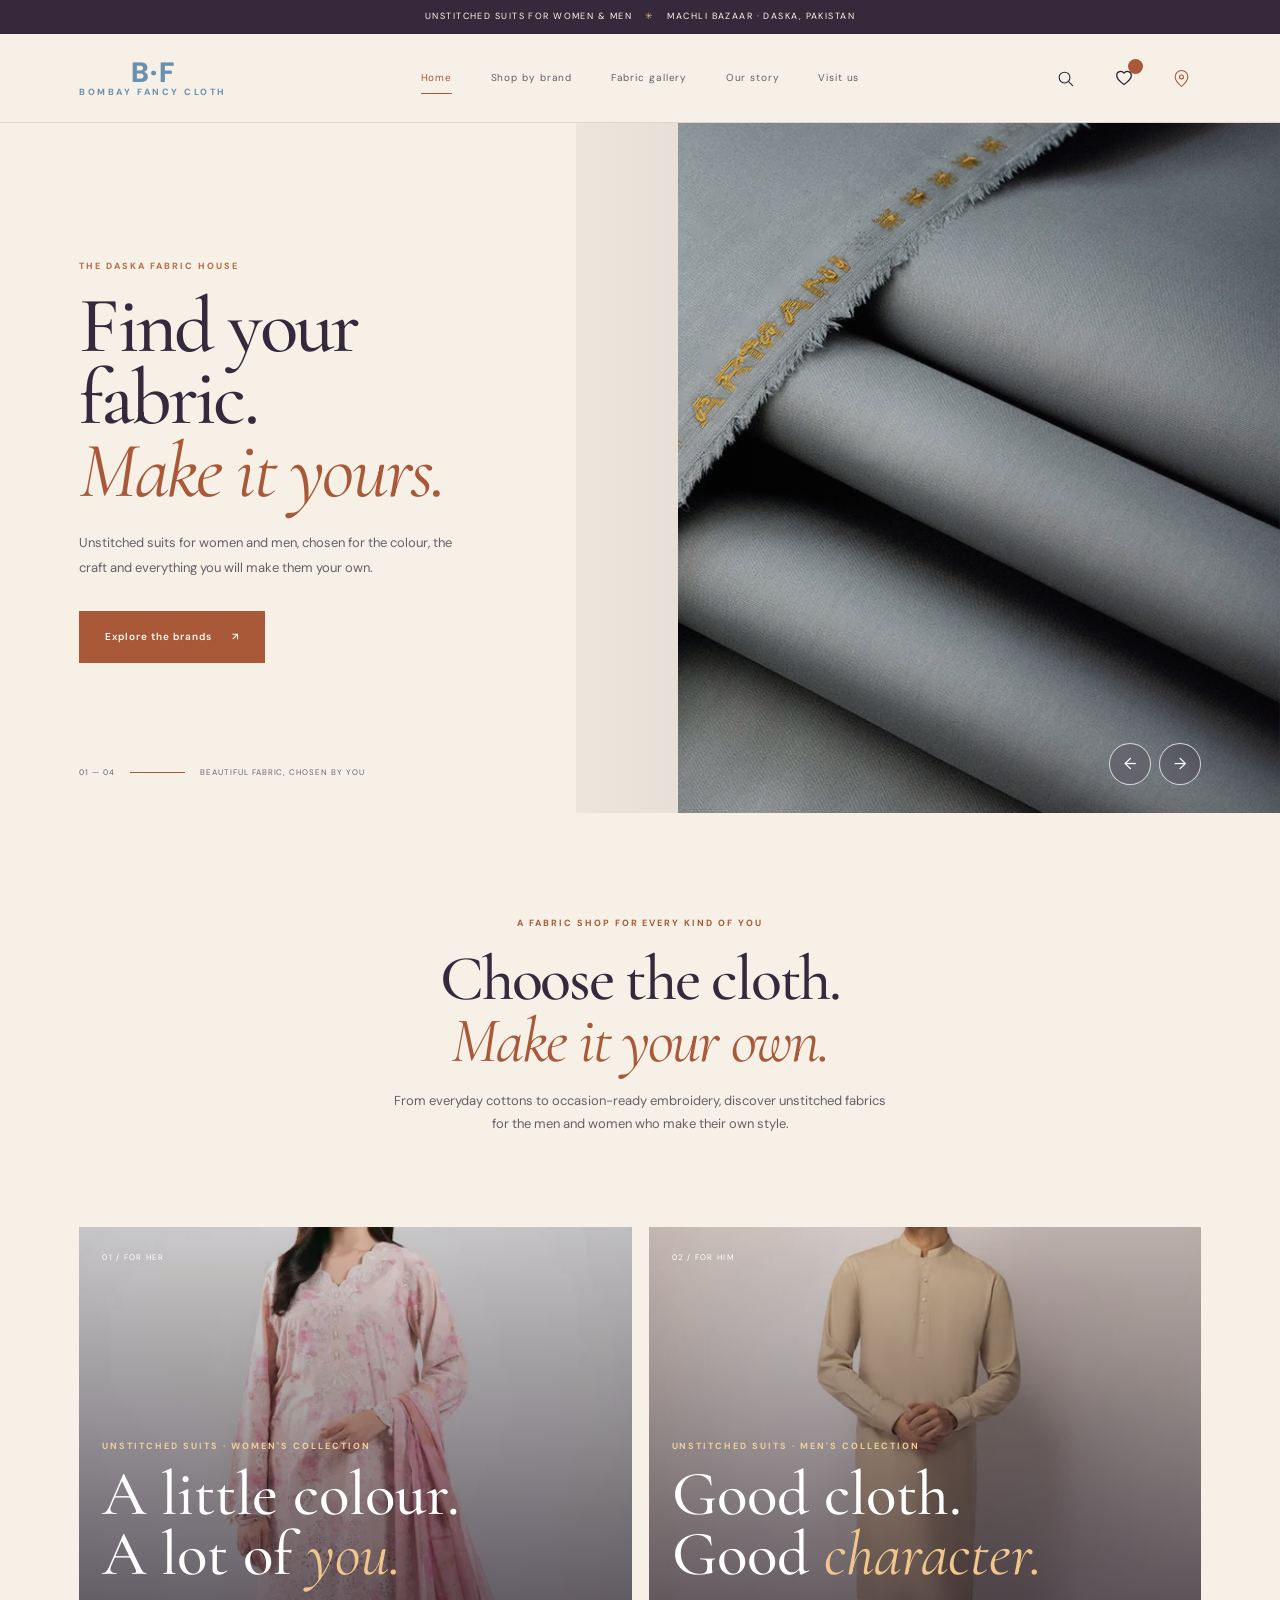
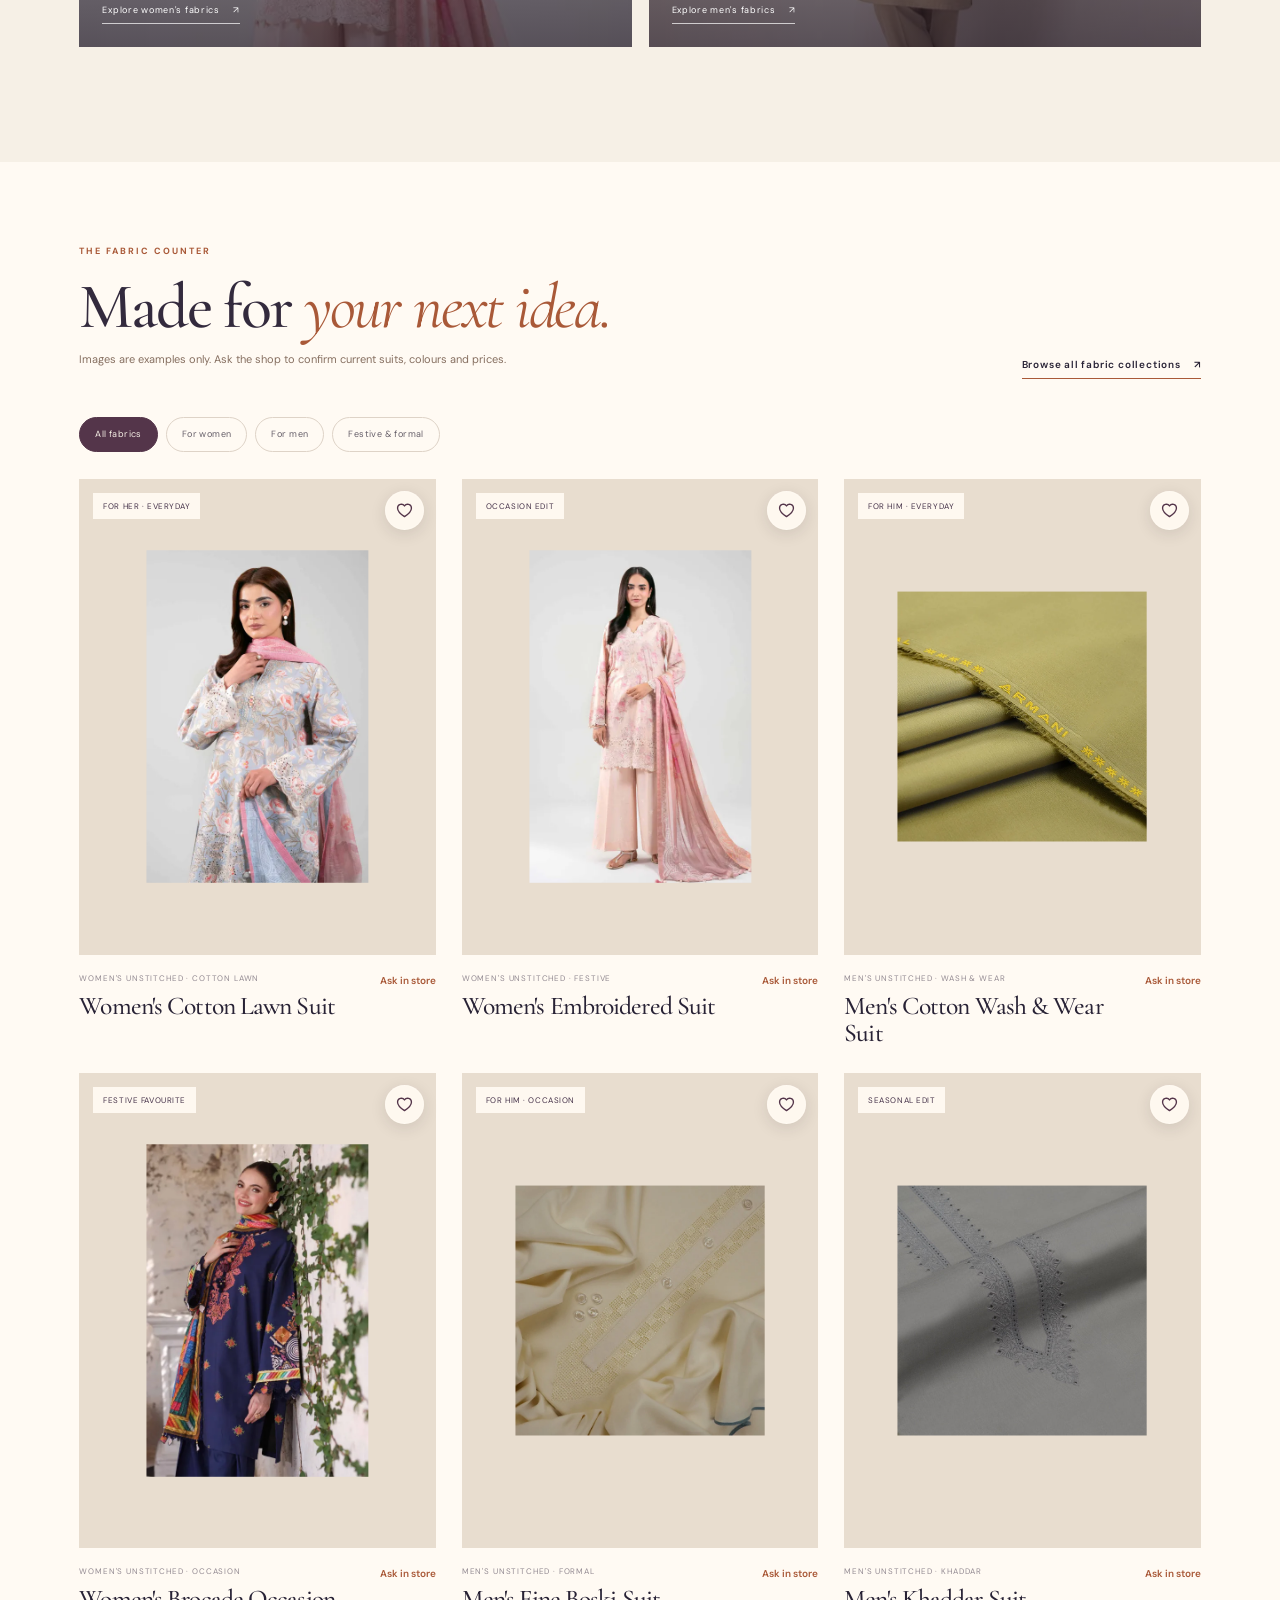
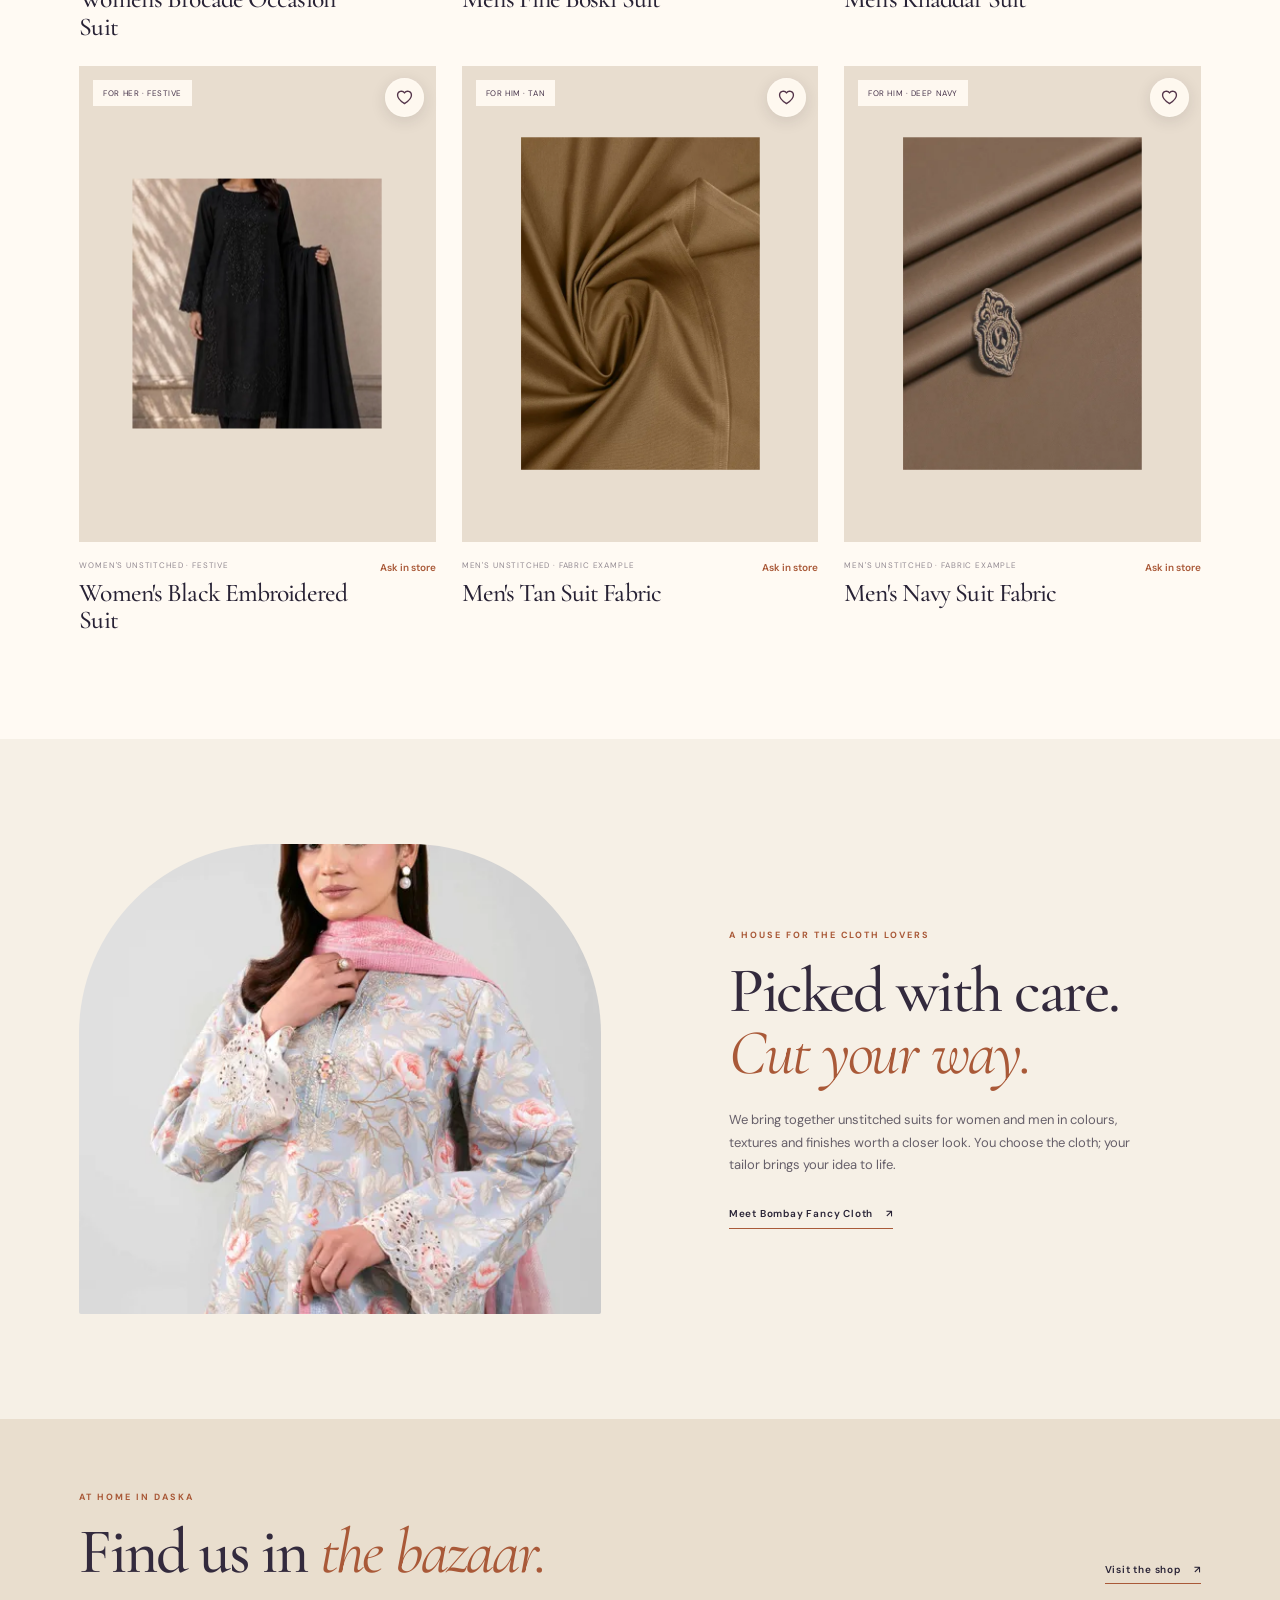
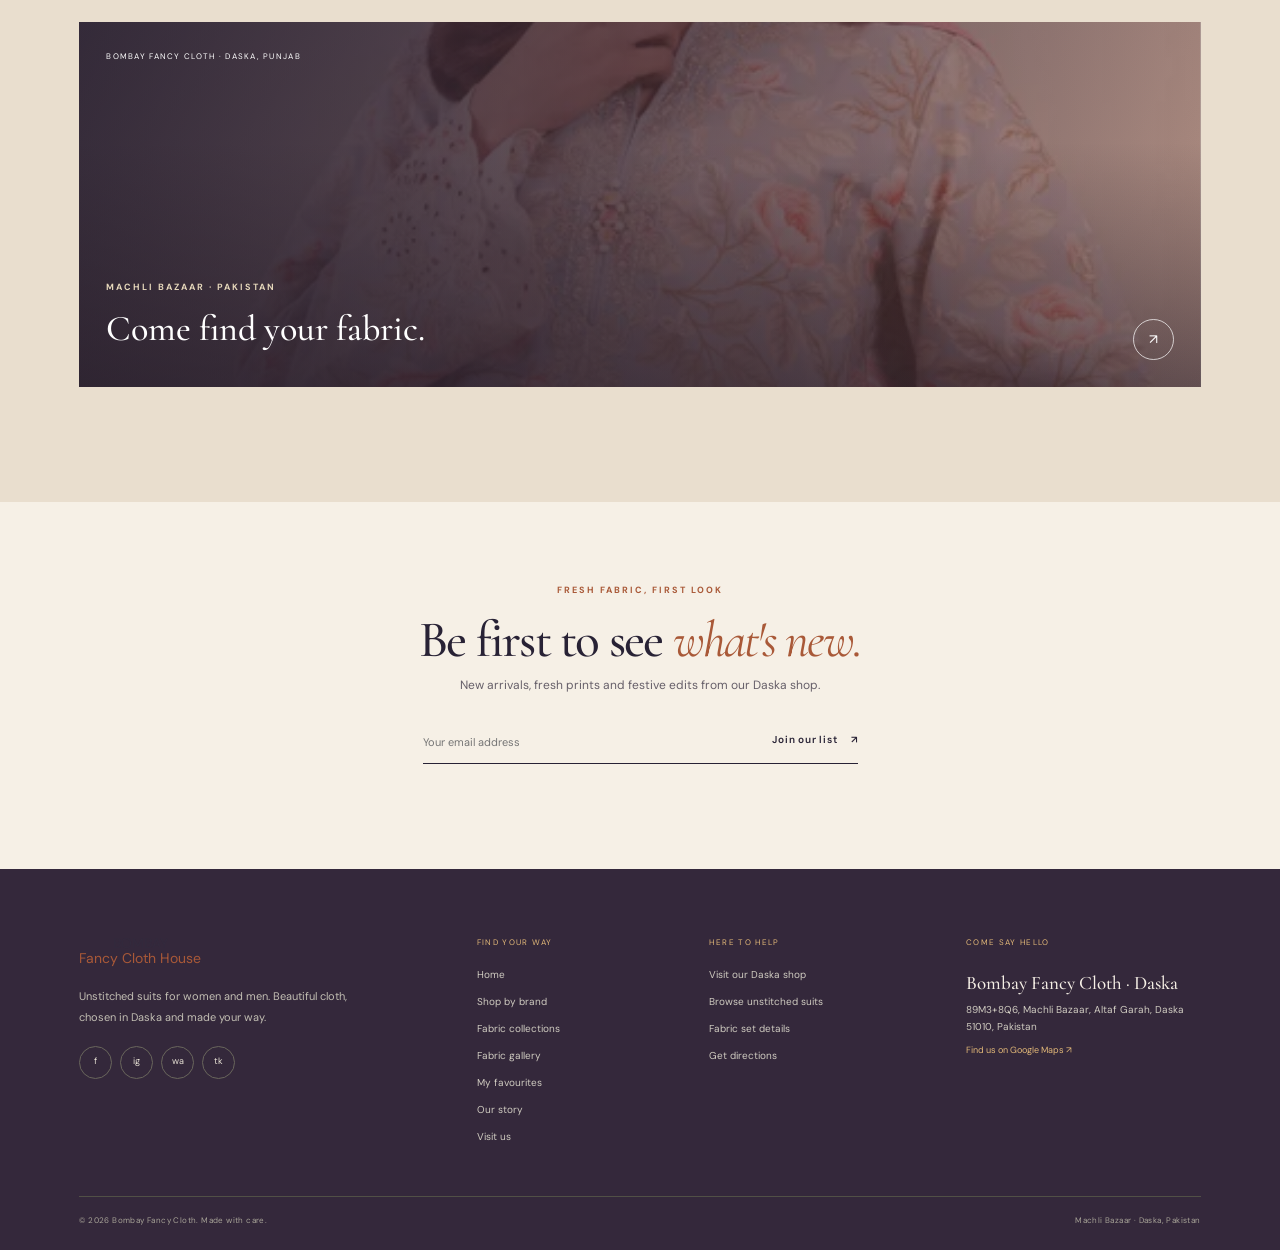
<file: index.html>
<!doctype html>
<html lang="en">
<head>
  <meta charset="utf-8">
  <meta name="viewport" content="width=device-width, initial-scale=1">
  <meta name="theme-color" content="#f5efe5">
  <meta name="description" content="Discover Bombay Fancy Cloth in Daska, Pakistan: women's and men's unstitched suits, festive fabrics, cotton lawn and thoughtful everyday textiles.">
  <title>Bombay Fancy Cloth — Fabric, made personal</title>
  <link rel="preconnect" href="https://fonts.googleapis.com">
  <link rel="preconnect" href="https://fonts.gstatic.com" crossorigin>
  <link href="https://fonts.googleapis.com/css2?family=Cormorant+Garamond:wght@400;500;600;700&family=DM+Sans:wght@400;500;600;700&display=swap" rel="stylesheet">
  <link rel="stylesheet" href="styles.css">
  <script src="brand-assets.js" defer></script><script src="main.js" defer></script>
</head>
<body data-page="home">
  <div class="announcement"><span>Unstitched suits for women & men</span><span class="announcement-divider" aria-hidden="true">✳</span><span>Machli Bazaar · Daska, Pakistan</span></div>
  <header class="site-header">
    <div class="header-inner">
      <button class="icon-button menu-toggle" type="button" aria-label="Open navigation" aria-expanded="false"><span></span><span></span></button>
      <a class="brand" href="index.html" aria-label="Bombay Fancy Cloth home"><span class="brand-monogram">B<span>·</span>F</span><span class="brand-name">BOMBAY FANCY CLOTH</span></a>
      <nav class="main-nav" aria-label="Main navigation">
        <a class="nav-link active" href="index.html">Home</a><a class="nav-link" href="brands.html">Shop by brand</a><a class="nav-link" href="gallery.html">Fabric gallery</a><a class="nav-link" href="about.html">Our story</a><a class="nav-link" href="contact.html">Visit us</a>
      </nav>
      <div class="header-actions"><button class="icon-button search-trigger" type="button" aria-label="Search collection"><svg viewBox="0 0 24 24" aria-hidden="true"><circle cx="10.8" cy="10.8" r="6.8"></circle><path d="m16 16 5 5"></path></svg></button><a class="cart-link shop-location-link" href="https://maps.app.goo.gl/gPVbsNuXD9sg8tyKA" target="_blank" rel="noopener noreferrer" aria-label="Find our shop in Daska"><svg viewBox="0 0 24 24" aria-hidden="true"><path d="M20 10c0 5-8 12-8 12S4 15 4 10a8 8 0 1 1 16 0Z"></path><circle cx="12" cy="10" r="2.5"></circle></svg></a></div>
    </div>
    <div class="search-panel" hidden><form class="search-form" role="search"><label class="sr-only" for="site-search">Search products</label><input id="site-search" type="search" placeholder="Search the collection…" autocomplete="off"><button class="text-link" type="submit">Search</button><button class="search-close icon-button" type="button" aria-label="Close search">×</button></form></div>
  </header>
  <main>
    <section class="hero hero-home" aria-label="Seasonal collection">
      <div class="hero-image hero-image-one"></div><div class="hero-image hero-image-two"></div><div class="hero-image hero-image-three"></div><div class="hero-image hero-image-four"></div>
      <div class="hero-content" data-reveal><div class="hero-copy-content"><p class="eyebrow hero-eyebrow" data-hero-eyebrow>THE DASKA FABRIC HOUSE</p><h1 data-hero-heading>Find your<br>fabric. <em>Find your feeling.</em></h1><p class="hero-copy" data-hero-copy>Unstitched suits for women and men, chosen for the colour, the craft and everything you will make them your own.</p></div><a class="button button-light pulse-attention" href="brands.html">Explore the brands <span aria-hidden="true">↗</span></a></div>
      <div class="hero-bottom"><span>01 — 02</span><span class="hero-line"></span><span data-hero-caption>Beautiful fabric, chosen by you</span></div>
      <div class="hero-controls"><button class="hero-control hero-prev" type="button" aria-label="Previous slide">←</button><button class="hero-control hero-next" type="button" aria-label="Next slide">→</button></div>
    </section>
    <section class="intro-section section-pad" data-reveal><p class="eyebrow">A fabric shop for every kind of you</p><h2>Choose the cloth.<br><em>Make it your own.</em></h2><p>From everyday cottons to occasion-ready embroidery, discover unstitched fabrics for the men and women who make their own style.</p></section>
    <section class="department-section section-pad"><a class="department-card department-women" href="suits.html?audience=women" data-reveal><span class="department-index">01 / FOR HER</span><span class="department-copy"><span class="eyebrow">Unstitched suits · Women's collection</span><strong>A little colour.<br>A lot of <em>you.</em></strong><span class="department-link">Explore women's fabrics <span aria-hidden="true">↗</span></span></span></a><a class="department-card department-men" href="suits.html?audience=men" data-reveal><span class="department-index">02 / FOR HIM</span><span class="department-copy"><span class="eyebrow">Unstitched suits · Men's collection</span><strong>Good cloth.<br>Good <em>character.</em></strong><span class="department-link">Explore men's fabrics <span aria-hidden="true">↗</span></span></span></a></section>
    <section class="collection-section section-pad">
      <div class="section-heading" data-reveal><div><p class="eyebrow">The fabric counter</p><h2>Made for <em>your next idea.</em></h2><p class="catalog-note">Images are examples only. Ask the shop to confirm current suits, colours and prices.</p></div><a class="text-link" href="suits.html">Browse all fabric collections <span aria-hidden="true">↗</span></a></div>
      <div class="filter-row" role="group" aria-label="Filter featured fabrics" data-feature-filters><button class="filter-chip active" type="button" data-filter="All">All fabrics</button><button class="filter-chip" type="button" data-filter="Women">For women</button><button class="filter-chip" type="button" data-filter="Men">For men</button><button class="filter-chip" type="button" data-filter="Formal">Festive & formal</button></div>
      <div class="product-grid featured-grid">
        <article class="product-card" data-category="Women Cotton" data-reveal><a class="product-image" href="product-detail.html?product=noor-lawn"><img src="images/women/42601236-_12.webp" alt="Women's light blue floral unstitched suit example" loading="lazy"><span class="product-label">For her · Everyday</span><span class="image-quick">Explore this fabric <span aria-hidden="true">↗</span></span></a><div class="product-info"><div><p class="product-category">Women's unstitched · Cotton lawn</p><h3><a href="product-detail.html?product=noor-lawn">Women's Cotton Lawn Suit</a></h3></div><span class="price">Ask in store</span></div></article>
        <article class="product-card" data-category="Women Formal" data-reveal><a class="product-image" href="product-detail.html?product=gulnaar-chiffon"><img src="images/women/42601237-_2.webp" alt="Women's pink embroidered unstitched suit example" loading="lazy"><span class="product-label">Occasion edit</span><span class="image-quick">Explore this fabric <span aria-hidden="true">↗</span></span></a><div class="product-info"><div><p class="product-category">Women's unstitched · Festive</p><h3><a href="product-detail.html?product=gulnaar-chiffon">Women's Embroidered Suit</a></h3></div><span class="price">Ask in store</span></div></article>
        <article class="product-card" data-category="Men Cotton" data-reveal><a class="product-image" href="product-detail.html?product=shahkaar-wash-wear"><img src="images/men/Armani-18-18mtrdsc1407-angle-3.webp" alt="Men's suit fabric in a warm beige tone" loading="lazy"><span class="product-label">For him · Everyday</span><span class="image-quick">Explore this fabric <span aria-hidden="true">↗</span></span></a><div class="product-info"><div><p class="product-category">Men's unstitched · Wash & wear</p><h3><a href="product-detail.html?product=shahkaar-wash-wear">Men's Cotton Wash & Wear Suit</a></h3></div><span class="price">Ask in store</span></div></article>
        <article class="product-card" data-category="Women Formal" data-reveal><a class="product-image" href="product-detail.html?product=mehr-silk"><img src="images/women/42503721-_6.webp" alt="Women's navy embroidered unstitched suit example" loading="lazy"><span class="product-label">Festive favourite</span><span class="image-quick">Explore this fabric <span aria-hidden="true">↗</span></span></a><div class="product-info"><div><p class="product-category">Women's unstitched · Occasion</p><h3><a href="product-detail.html?product=mehr-silk">Women's Brocade Occasion Suit</a></h3></div><span class="price">Ask in store</span></div></article>
        <article class="product-card" data-category="Men Formal" data-reveal><a class="product-image" href="product-detail.html?product=zarb-boski"><img src="images/men/BTE-006-Angle-1.webp" alt="Cream men's suit with embroidered neckline detail" loading="lazy"><span class="product-label">For him · Occasion</span><span class="image-quick">Explore this fabric <span aria-hidden="true">↗</span></span></a><div class="product-info"><div><p class="product-category">Men's unstitched · Formal</p><h3><a href="product-detail.html?product=zarb-boski">Men's Fine Boski Suit</a></h3></div><span class="price">Ask in store</span></div></article>
        <article class="product-card" data-category="Men Cotton" data-reveal><a class="product-image" href="product-detail.html?product=raabta-khaddar"><img src="images/men/ZJNL-010-8C-Angle-1.jpg" alt="Grey men's suit with subtle embroidered detail" loading="lazy"><span class="product-label">Seasonal edit</span><span class="image-quick">Explore this fabric <span aria-hidden="true">↗</span></span></a><div class="product-info"><div><p class="product-category">Men's unstitched · Khaddar</p><h3><a href="product-detail.html?product=raabta-khaddar">Men's Khaddar Suit</a></h3></div><span class="price">Ask in store</span></div></article>
        <article class="product-card" data-category="Women Formal" data-reveal><a class="product-image" href="product-detail.html?product=black-embroidered-suit"><img src="images/women/il_300x300.8282790875_7tbo.webp" alt="Women's black embroidered unstitched suit example" loading="lazy"><span class="product-label">For her · Festive</span><span class="image-quick">Explore this fabric <span aria-hidden="true">↗</span></span></a><div class="product-info"><div><p class="product-category">Women's unstitched · Festive</p><h3><a href="product-detail.html?product=black-embroidered-suit">Women's Black Embroidered Suit</a></h3></div><span class="price">Ask in store</span></div></article>
        <article class="product-card" data-category="Men" data-reveal><a class="product-image" href="product-detail.html?product=mens-tan-fabric"><img src="images/men/1774763833_FC-012_20_283_29.webp" alt="Example of men's tan suit fabric" loading="lazy"><span class="product-label">For him · Tan</span><span class="image-quick">Explore this fabric <span aria-hidden="true">↗</span></span></a><div class="product-info"><div><p class="product-category">Men's unstitched · Fabric example</p><h3><a href="product-detail.html?product=mens-tan-fabric">Men's Tan Suit Fabric</a></h3></div><span class="price">Ask in store</span></div></article>
        <article class="product-card" data-category="Men" data-reveal><a class="product-image" href="product-detail.html?product=mens-navy-fabric"><img src="images/men/1774765018_FC-008_20_281_29.webp" alt="Example of men's deep navy suit fabric" loading="lazy"><span class="product-label">For him · Deep navy</span><span class="image-quick">Explore this fabric <span aria-hidden="true">↗</span></span></a><div class="product-info"><div><p class="product-category">Men's unstitched · Fabric example</p><h3><a href="product-detail.html?product=mens-navy-fabric">Men's Navy Suit Fabric</a></h3></div><span class="price">Ask in store</span></div></article>
      </div>
    </section>
    <section class="editorial section-pad" data-reveal><div class="editorial-image" role="img" aria-label="Fabric and fashion details inspired by Pakistani craft"></div><div class="editorial-copy"><p class="eyebrow">A house for the cloth lovers</p><h2>Picked with care.<br><em>Cut your way.</em></h2><p>We bring together unstitched suits for women and men in colours, textures and finishes worth a closer look. You choose the cloth; your tailor brings your idea to life.</p><a class="text-link" href="about.html">Meet Bombay Fancy Cloth <span aria-hidden="true">↗</span></a></div></section>
    <section class="store-section section-pad"><div class="section-heading" data-reveal><div><p class="eyebrow">At home in Daska</p><h2>Find us in <em>the bazaar.</em></h2></div><a class="text-link" href="contact.html">Visit the shop <span aria-hidden="true">↗</span></a></div><a class="store-card store-card-one" href="https://maps.app.goo.gl/gPVbsNuXD9sg8tyKA" target="_blank" rel="noopener noreferrer" data-reveal><span class="store-number">BOMBAY FANCY CLOTH · DASKA, PUNJAB</span><span class="store-bottom"><span><span class="eyebrow">Machli Bazaar · Pakistan</span><strong>Come find your fabric.</strong></span><span class="round-arrow" aria-hidden="true">↗</span></span></a></section>
    <section class="newsletter section-pad" data-reveal><p class="eyebrow">Fresh fabric, first look</p><h2>Be first to see <em>what's new.</em></h2><p>New arrivals, fresh prints and festive edits from our Daska shop.</p><form class="newsletter-form"><label class="sr-only" for="newsletter-email">Email address</label><input id="newsletter-email" type="email" required placeholder="Your email address"><button class="text-link" type="submit">Join our list <span aria-hidden="true">↗</span></button></form><p class="form-feedback" aria-live="polite"></p></section>
  </main>
  <footer class="site-footer" data-site-footer></footer>
</body>
</html>
</file>
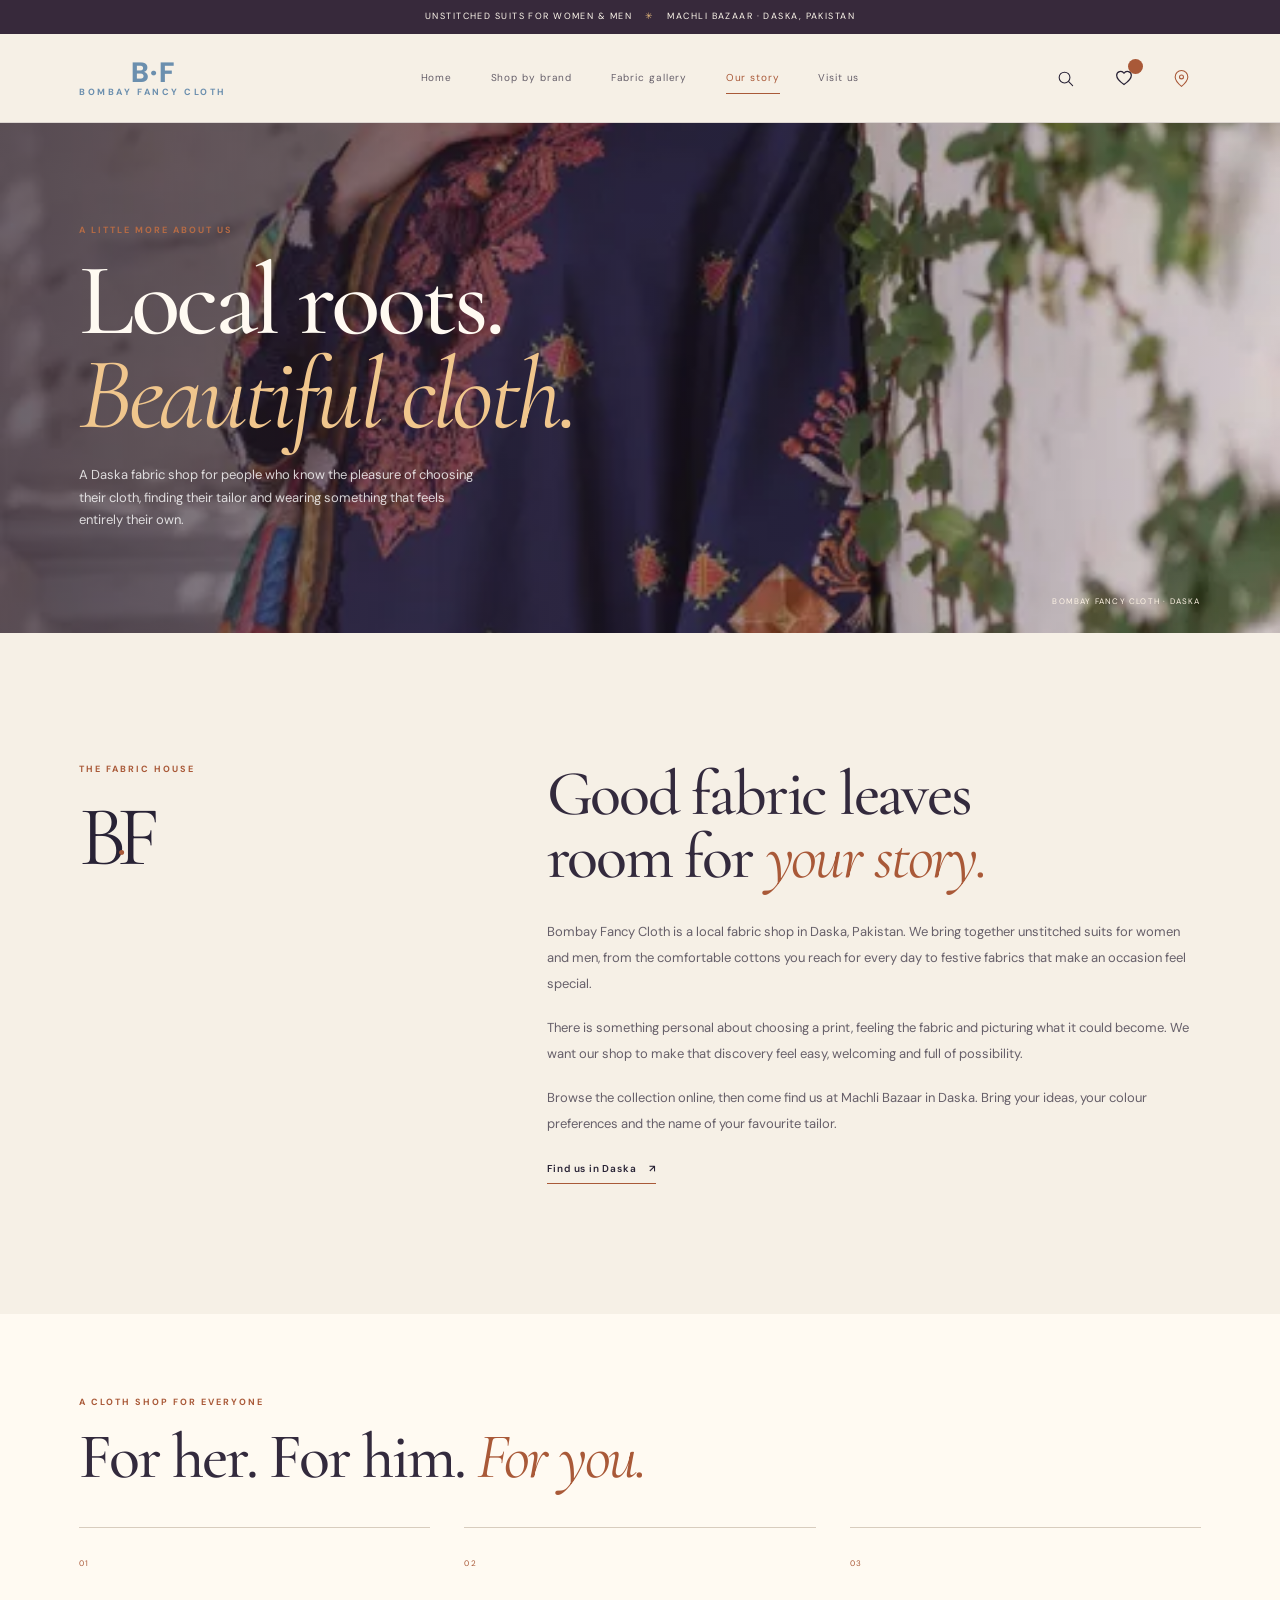
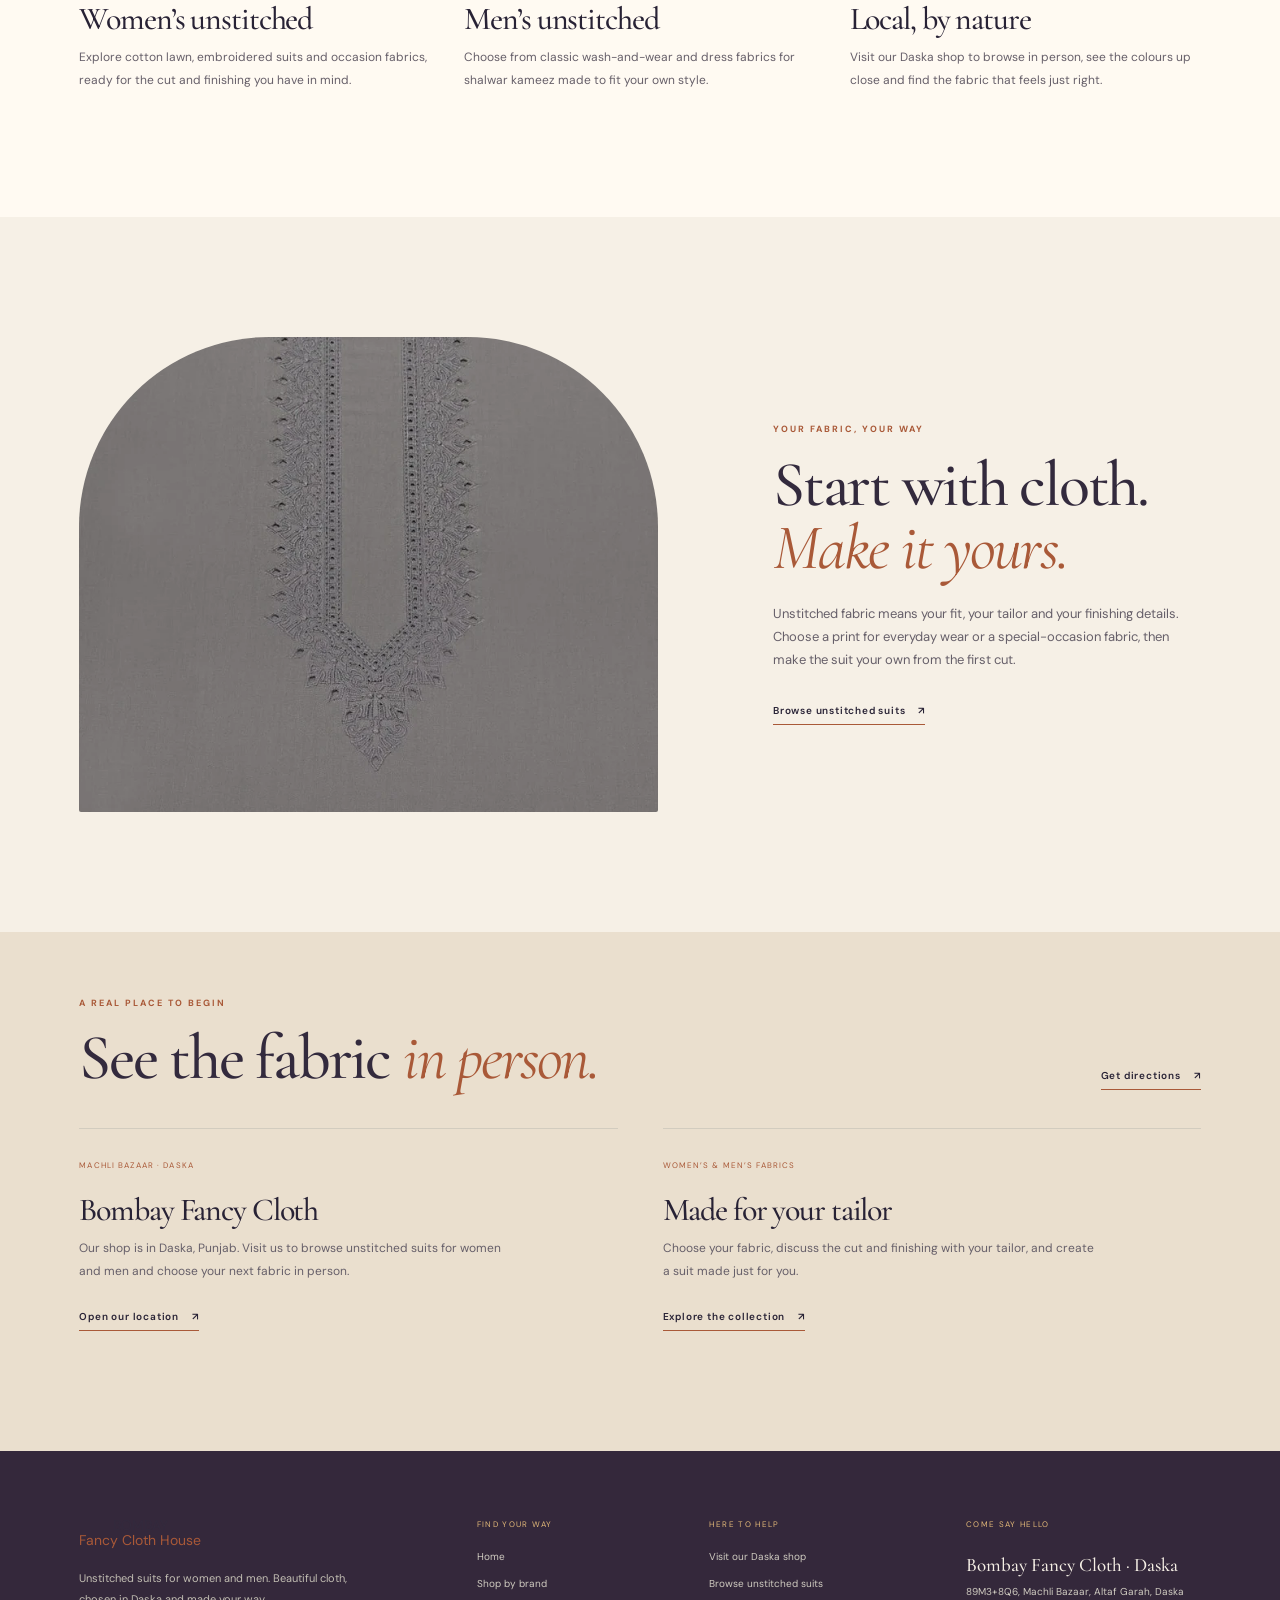
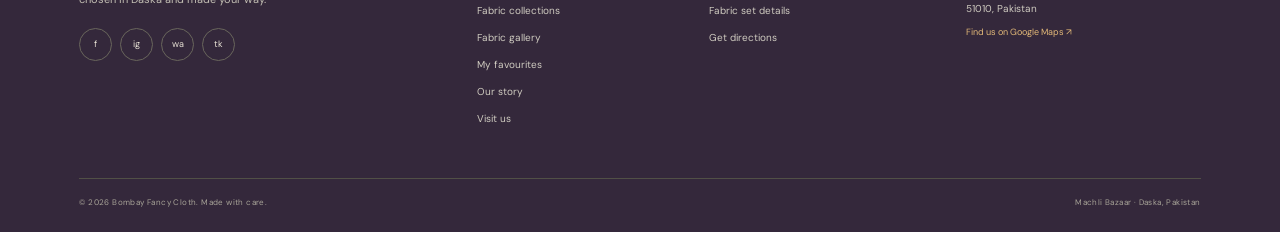
<file: about.html>
<!doctype html>
<html lang="en">
<head>
  <meta charset="utf-8"><meta name="viewport" content="width=device-width, initial-scale=1"><meta name="theme-color" content="#f5efe5"><meta name="description" content="Get to know Bombay Fancy Cloth, a fabric shop in Daska, Pakistan, with unstitched suits for women and men.">
  <title>Our Story — Bombay Fancy Cloth</title>
  <link rel="preconnect" href="https://fonts.googleapis.com"><link rel="preconnect" href="https://fonts.gstatic.com" crossorigin><link href="https://fonts.googleapis.com/css2?family=Cormorant+Garamond:wght@400;500;600;700&family=DM+Sans:wght@400;500;600;700&display=swap" rel="stylesheet"><link rel="stylesheet" href="styles.css"><script src="brand-assets.js" defer></script><script src="main.js" defer></script>
</head>
<body data-page="about">
  <div class="announcement"><span>Unstitched suits for women & men</span><span class="announcement-divider" aria-hidden="true">✳</span><span>Machli Bazaar · Daska, Pakistan</span></div>
  <header class="site-header"><div class="header-inner"><button class="icon-button menu-toggle" type="button" aria-label="Open navigation" aria-expanded="false"><span></span><span></span></button><a class="brand" href="index.html" aria-label="Bombay Fancy Cloth home"><span class="brand-monogram">B<span>·</span>F</span><span class="brand-name">BOMBAY FANCY CLOTH</span></a><nav class="main-nav" aria-label="Main navigation"><a class="nav-link" href="index.html">Home</a><a class="nav-link" href="brands.html">Shop by brand</a><a class="nav-link" href="gallery.html">Fabric gallery</a><a class="nav-link active" href="about.html">Our story</a><a class="nav-link" href="contact.html">Visit us</a></nav><div class="header-actions"><button class="icon-button search-trigger" type="button" aria-label="Search collection"><svg viewBox="0 0 24 24" aria-hidden="true"><circle cx="10.8" cy="10.8" r="6.8"></circle><path d="m16 16 5 5"></path></svg></button><a class="cart-link shop-location-link" href="https://maps.app.goo.gl/gPVbsNuXD9sg8tyKA" target="_blank" rel="noopener noreferrer" aria-label="Find our shop in Daska"><svg viewBox="0 0 24 24" aria-hidden="true"><path d="M20 10c0 5-8 12-8 12S4 15 4 10a8 8 0 1 1 16 0Z"></path><circle cx="12" cy="10" r="2.5"></circle></svg></a></div></div><div class="search-panel" hidden><form class="search-form" role="search"><label class="sr-only" for="site-search">Search products</label><input id="site-search" type="search" placeholder="Search the collection…" autocomplete="off"><button class="text-link" type="submit">Search</button><button class="search-close icon-button" type="button" aria-label="Close search">×</button></form></div></header>
  <main>
    <section class="page-hero page-hero-about"><div class="page-hero-image"></div><div class="page-hero-content" data-reveal><p class="eyebrow">A little more about us</p><h1>Local roots.<br><em>Beautiful cloth.</em></h1><p>A Daska fabric shop for people who know the pleasure of choosing their cloth, finding their tailor and wearing something that feels entirely their own.</p></div><span class="page-hero-index">BOMBAY FANCY CLOTH · DASKA</span></section>
    <section class="story-section section-pad"><div class="story-aside" data-reveal><p class="eyebrow">The fabric house</p><span class="story-mark">B<span>·</span>F</span></div><div class="story-copy" data-reveal><h2>Good fabric leaves<br>room for <em>your story.</em></h2><p>Bombay Fancy Cloth is a local fabric shop in Daska, Pakistan. We bring together unstitched suits for women and men, from the comfortable cottons you reach for every day to festive fabrics that make an occasion feel special.</p><p>There is something personal about choosing a print, feeling the fabric and picturing what it could become. We want our shop to make that discovery feel easy, welcoming and full of possibility.</p><p>Browse the collection online, then come find us at Machli Bazaar in Daska. Bring your ideas, your colour preferences and the name of your favourite tailor.</p><a class="text-link" href="https://maps.app.goo.gl/gPVbsNuXD9sg8tyKA" target="_blank" rel="noopener noreferrer">Find us in Daska <span aria-hidden="true">↗</span></a></div></section>
    <section class="values-section section-pad"><div class="section-heading" data-reveal><div><p class="eyebrow">A cloth shop for everyone</p><h2>For her. For him. <em>For you.</em></h2></div></div><div class="values-grid"><article class="value-card" data-reveal><span class="value-index">01</span><h3>Women’s unstitched</h3><p>Explore cotton lawn, embroidered suits and occasion fabrics, ready for the cut and finishing you have in mind.</p></article><article class="value-card" data-reveal><span class="value-index">02</span><h3>Men’s unstitched</h3><p>Choose from classic wash-and-wear and dress fabrics for shalwar kameez made to fit your own style.</p></article><article class="value-card" data-reveal><span class="value-index">03</span><h3>Local, by nature</h3><p>Visit our Daska shop to browse in person, see the colours up close and find the fabric that feels just right.</p></article></div></section>
    <section class="craft-section section-pad"><div class="craft-image" role="img" aria-label="Fabric and textile details in soft natural light" data-reveal></div><div class="craft-copy" data-reveal><p class="eyebrow">Your fabric, your way</p><h2>Start with cloth.<br><em>Make it yours.</em></h2><p>Unstitched fabric means your fit, your tailor and your finishing details. Choose a print for everyday wear or a special-occasion fabric, then make the suit your own from the first cut.</p><a href="gallery.html" class="text-link">Browse unstitched suits <span aria-hidden="true">↗</span></a></div></section>
    <section class="about-stores section-pad"><div class="section-heading" data-reveal><div><p class="eyebrow">A real place to begin</p><h2>See the fabric <em>in person.</em></h2></div><a class="text-link" href="contact.html">Get directions <span aria-hidden="true">↗</span></a></div><div class="about-store-grid"><article class="about-store" data-reveal><span class="value-index">MACHLI BAZAAR · DASKA</span><h3>Bombay Fancy Cloth</h3><p>Our shop is in Daska, Punjab. Visit us to browse unstitched suits for women and men and choose your next fabric in person.</p><a class="text-link" href="https://maps.app.goo.gl/gPVbsNuXD9sg8tyKA" target="_blank" rel="noopener noreferrer">Open our location <span aria-hidden="true">↗</span></a></article><article class="about-store" data-reveal><span class="value-index">WOMEN’S & MEN’S FABRICS</span><h3>Made for your tailor</h3><p>Choose your fabric, discuss the cut and finishing with your tailor, and create a suit made just for you.</p><a class="text-link" href="gallery.html">Explore the collection <span aria-hidden="true">↗</span></a></article></div></section>
  </main><footer class="site-footer" data-site-footer></footer>
</body></html>
</file>
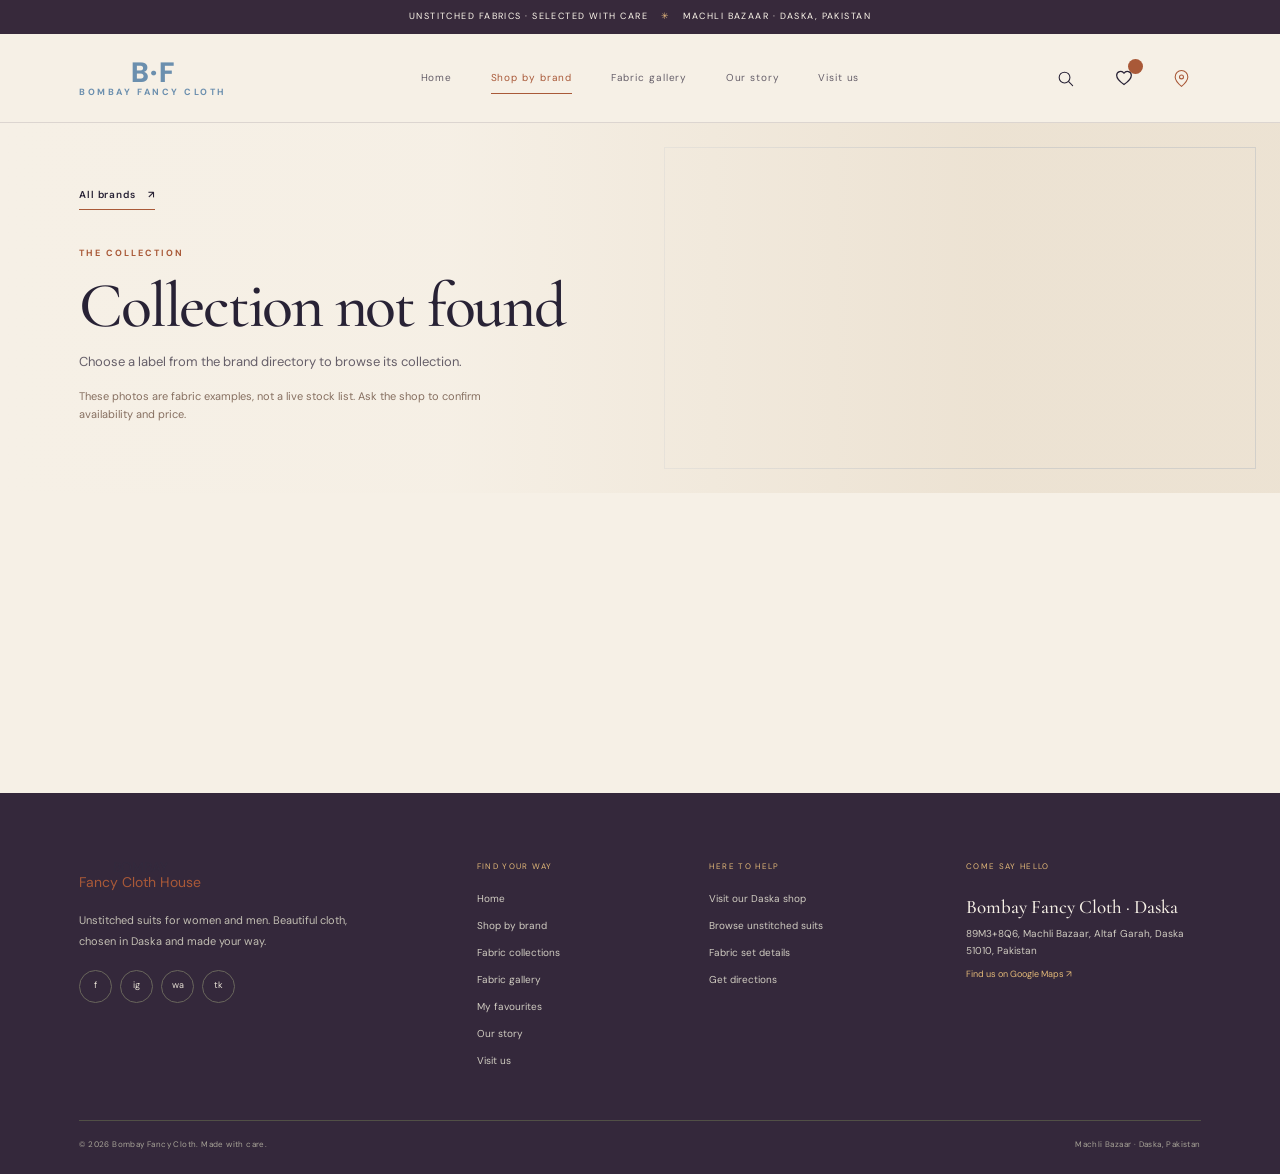
<file: brand.html>
<!doctype html>
<html lang="en">
<head>
  <meta charset="utf-8">
  <meta name="viewport" content="width=device-width, initial-scale=1">
  <meta name="theme-color" content="#f5efe5">
  <meta name="description" content="Browse unstitched fabric examples at Bombay Fancy Cloth.">
  <title>Brand Collection — Bombay Fancy Cloth</title>
  <link rel="preconnect" href="https://fonts.googleapis.com">
  <link rel="preconnect" href="https://fonts.gstatic.com" crossorigin>
  <link href="https://fonts.googleapis.com/css2?family=Cormorant+Garamond:wght@400;500;600;700&family=DM+Sans:wght@400;500;600;700&display=swap" rel="stylesheet">
  <link rel="stylesheet" href="styles.css">
  <script src="brand-assets.js" defer></script>
  <script src="main.js" defer></script>
</head>
<body data-page="brand">
  <div class="announcement"><span>Unstitched fabrics · Selected with care</span><span class="announcement-divider" aria-hidden="true">✳</span><span>Machli Bazaar · Daska, Pakistan</span></div>
  <header class="site-header">
    <div class="header-inner">
      <button class="icon-button menu-toggle" type="button" aria-label="Open navigation" aria-expanded="false"><span></span><span></span></button>
      <a class="brand" href="index.html" aria-label="Bombay Fancy Cloth home"><span class="brand-monogram">B<span>·</span>F</span><span class="brand-name">BOMBAY FANCY CLOTH</span></a>
      <nav class="main-nav" aria-label="Main navigation"><a class="nav-link" href="index.html">Home</a><a class="nav-link active" href="brands.html" aria-current="page">Shop by brand</a><a class="nav-link" href="gallery.html">Fabric gallery</a><a class="nav-link" href="about.html">Our story</a><a class="nav-link" href="contact.html">Visit us</a></nav>
      <div class="header-actions"><button class="icon-button search-trigger" type="button" aria-label="Search collection"><svg viewBox="0 0 24 24" aria-hidden="true"><circle cx="10.8" cy="10.8" r="6.8"></circle><path d="m16 16 5 5"></path></svg></button><a class="cart-link shop-location-link" href="https://maps.app.goo.gl/gPVbsNuXD9sg8tyKA" target="_blank" rel="noopener noreferrer" aria-label="Find our shop in Daska"><svg viewBox="0 0 24 24" aria-hidden="true"><path d="M20 10c0 5-8 12-8 12S4 15 4 10a8 8 0 1 1 16 0Z"></path><circle cx="12" cy="10" r="2.5"></circle></svg></a></div>
    </div>
    <div class="search-panel" hidden><form class="search-form" role="search"><label class="sr-only" for="site-search">Search products</label><input id="site-search" type="search" placeholder="Search the collection…" autocomplete="off"><button class="text-link" type="submit">Search</button><button class="search-close icon-button" type="button" aria-label="Close search">×</button></form></div>
  </header>
  <main>
    <section class="brand-page-hero section-pad">
      <img class="brand-page-image" data-brand-hero-image alt="" aria-hidden="true">
      <div class="brand-page-copy"><a class="text-link" href="brands.html">All brands <span aria-hidden="true">↗</span></a><p class="eyebrow">The collection</p><h1 data-brand-title>Brand collection</h1><p data-brand-description></p><p class="catalog-note">These photos are fabric examples, not a live stock list. Ask the shop to confirm availability and price.</p></div>
      <span class="gallery-count" data-brand-count></span>
    </section>
    <section class="gallery-section section-pad brand-products-section">
      <div class="filter-row gallery-filters" data-brand-filters role="group" aria-label="Filter brand collections"></div>
      <div class="product-grid gallery-grid" data-brand-products></div>
      <p class="empty-state" data-brand-empty hidden></p>
    </section>
  </main>
  <footer class="site-footer" data-site-footer></footer>
</body>
</html>
</file>
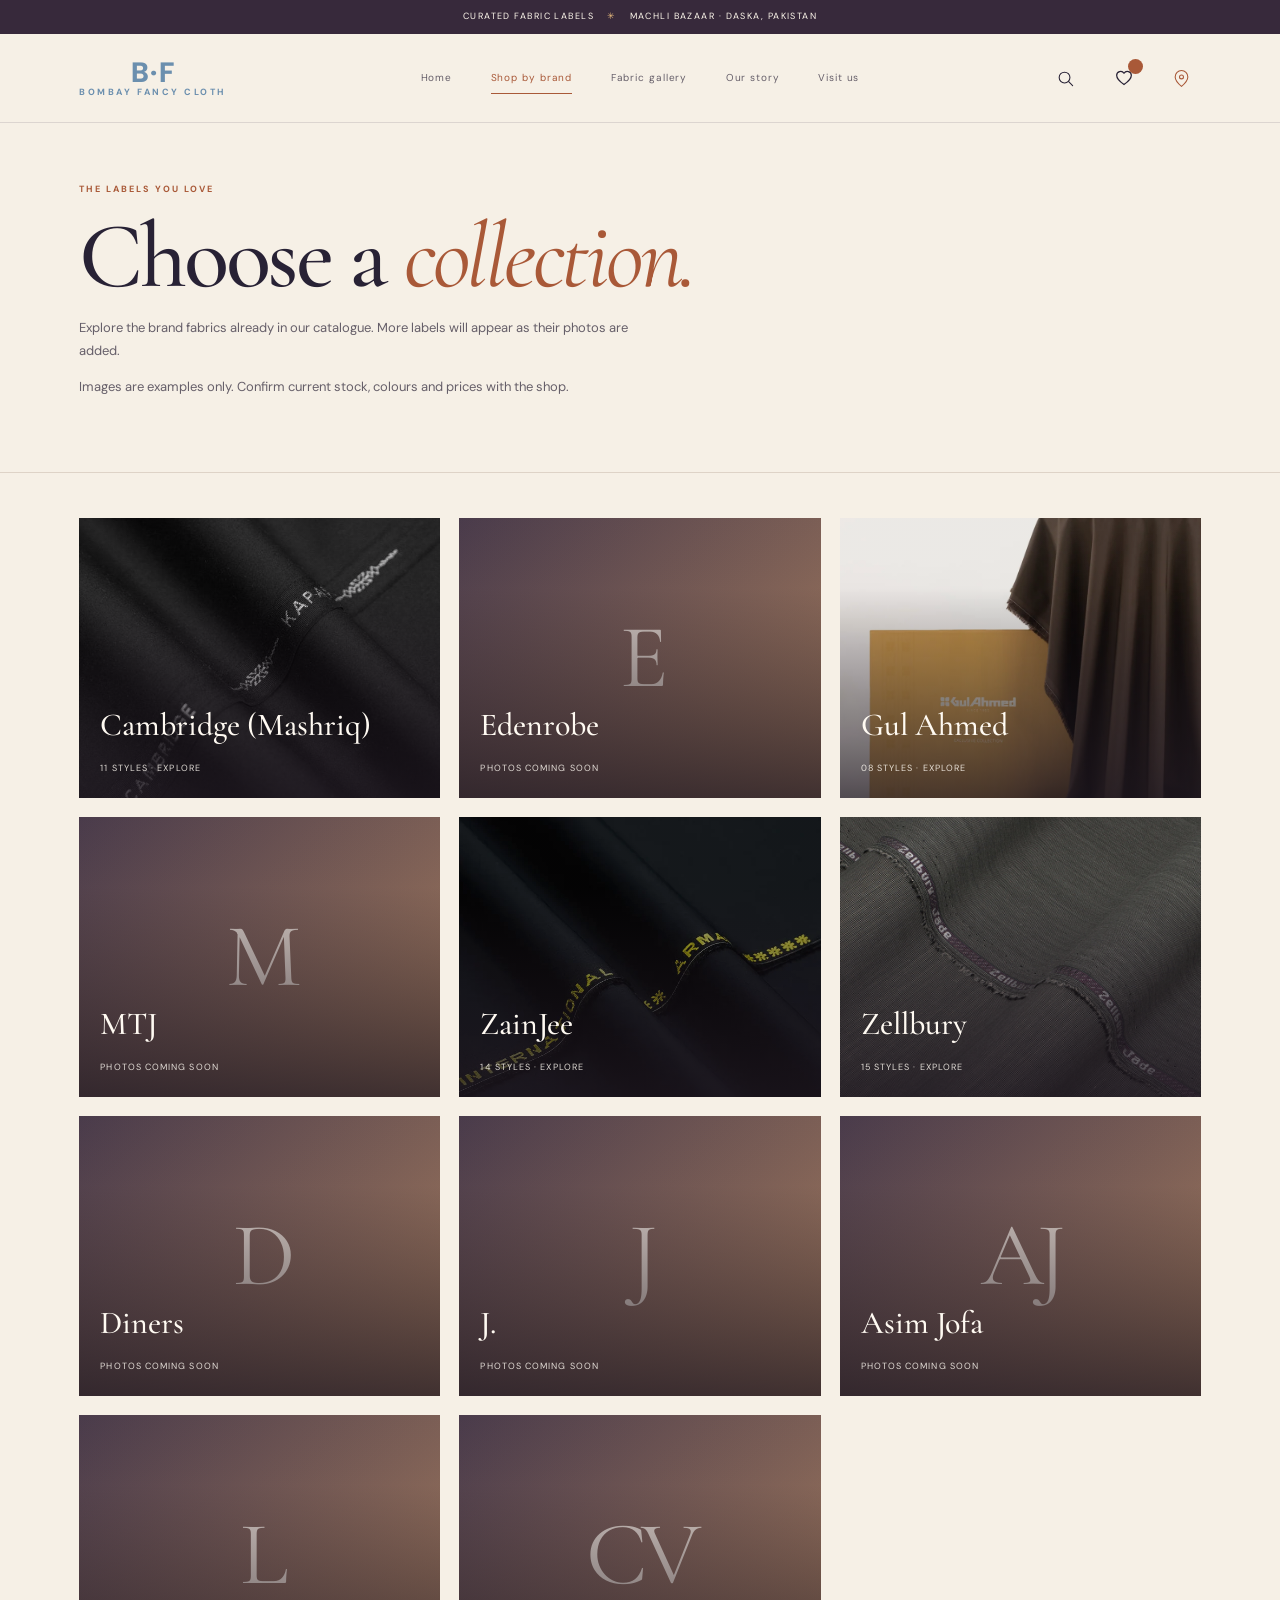
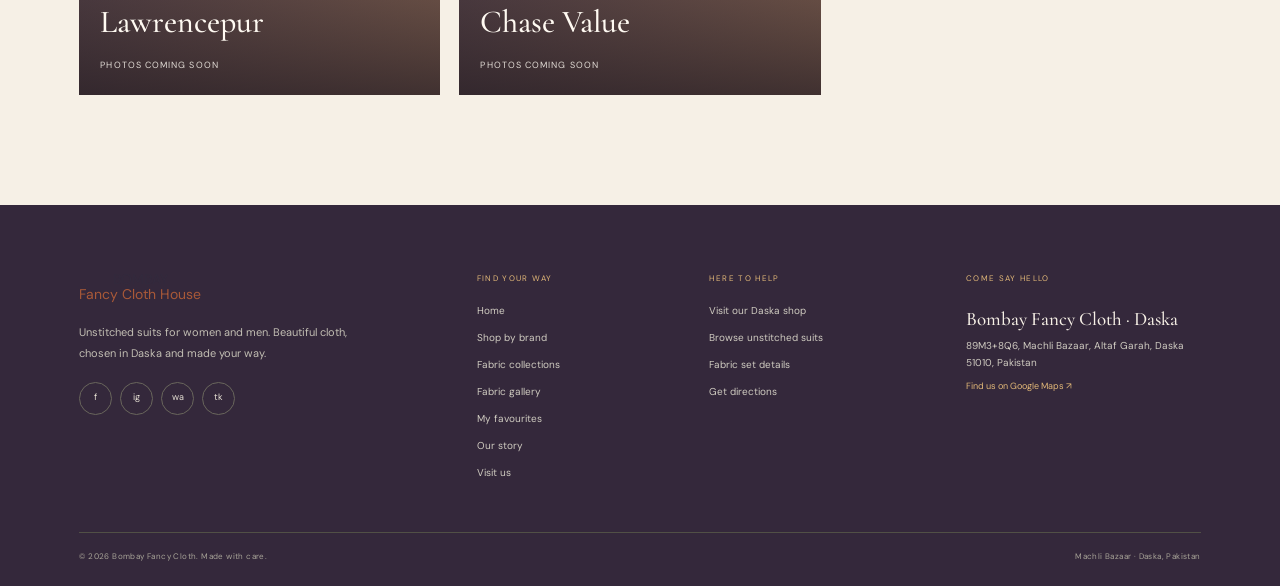
<file: brands.html>
<!doctype html>
<html lang="en">
<head>
  <meta charset="utf-8">
  <meta name="viewport" content="width=device-width, initial-scale=1">
  <meta name="theme-color" content="#f5efe5">
  <meta name="description" content="Browse fabric collections from Cambridge, Gul Ahmed, ZainJee, Zellbury and more at Bombay Fancy Cloth.">
  <title>Shop by Brand — Bombay Fancy Cloth</title>
  <link rel="preconnect" href="https://fonts.googleapis.com">
  <link rel="preconnect" href="https://fonts.gstatic.com" crossorigin>
  <link href="https://fonts.googleapis.com/css2?family=Cormorant+Garamond:wght@400;500;600;700&family=DM+Sans:wght@400;500;600;700&display=swap" rel="stylesheet">
  <link rel="stylesheet" href="styles.css">
  <script src="brand-assets.js" defer></script>
  <script src="main.js" defer></script>
</head>
<body data-page="brands">
  <div class="announcement"><span>Curated fabric labels</span><span class="announcement-divider" aria-hidden="true">✳</span><span>Machli Bazaar · Daska, Pakistan</span></div>
  <header class="site-header">
    <div class="header-inner">
      <button class="icon-button menu-toggle" type="button" aria-label="Open navigation" aria-expanded="false"><span></span><span></span></button>
      <a class="brand" href="index.html" aria-label="Bombay Fancy Cloth home"><span class="brand-monogram">B<span>·</span>F</span><span class="brand-name">BOMBAY FANCY CLOTH</span></a>
      <nav class="main-nav" aria-label="Main navigation"><a class="nav-link" href="index.html">Home</a><a class="nav-link active" href="brands.html" aria-current="page">Shop by brand</a><a class="nav-link" href="gallery.html">Fabric gallery</a><a class="nav-link" href="about.html">Our story</a><a class="nav-link" href="contact.html">Visit us</a></nav>
      <div class="header-actions"><button class="icon-button search-trigger" type="button" aria-label="Search collection"><svg viewBox="0 0 24 24" aria-hidden="true"><circle cx="10.8" cy="10.8" r="6.8"></circle><path d="m16 16 5 5"></path></svg></button><a class="cart-link shop-location-link" href="https://maps.app.goo.gl/gPVbsNuXD9sg8tyKA" target="_blank" rel="noopener noreferrer" aria-label="Find our shop in Daska"><svg viewBox="0 0 24 24" aria-hidden="true"><path d="M20 10c0 5-8 12-8 12S4 15 4 10a8 8 0 1 1 16 0Z"></path><circle cx="12" cy="10" r="2.5"></circle></svg></a></div>
    </div>
    <div class="search-panel" hidden><form class="search-form" role="search"><label class="sr-only" for="site-search">Search products</label><input id="site-search" type="search" placeholder="Search the collection…" autocomplete="off"><button class="text-link" type="submit">Search</button><button class="search-close icon-button" type="button" aria-label="Close search">×</button></form></div>
  </header>
  <main>
    <section class="brand-directory-intro section-pad"><div><p class="eyebrow">The labels you love</p><h1>Choose a <em>collection.</em></h1><p>Explore the brand fabrics already in our catalogue. More labels will appear as their photos are added.</p><p class="catalog-note">Images are examples only. Confirm current stock, colours and prices with the shop.</p></div></section>
    <section class="brand-directory-section section-pad"><div class="brand-directory-grid" data-brand-grid></div></section>
  </main>
  <footer class="site-footer" data-site-footer></footer>
</body>
</html>
</file>
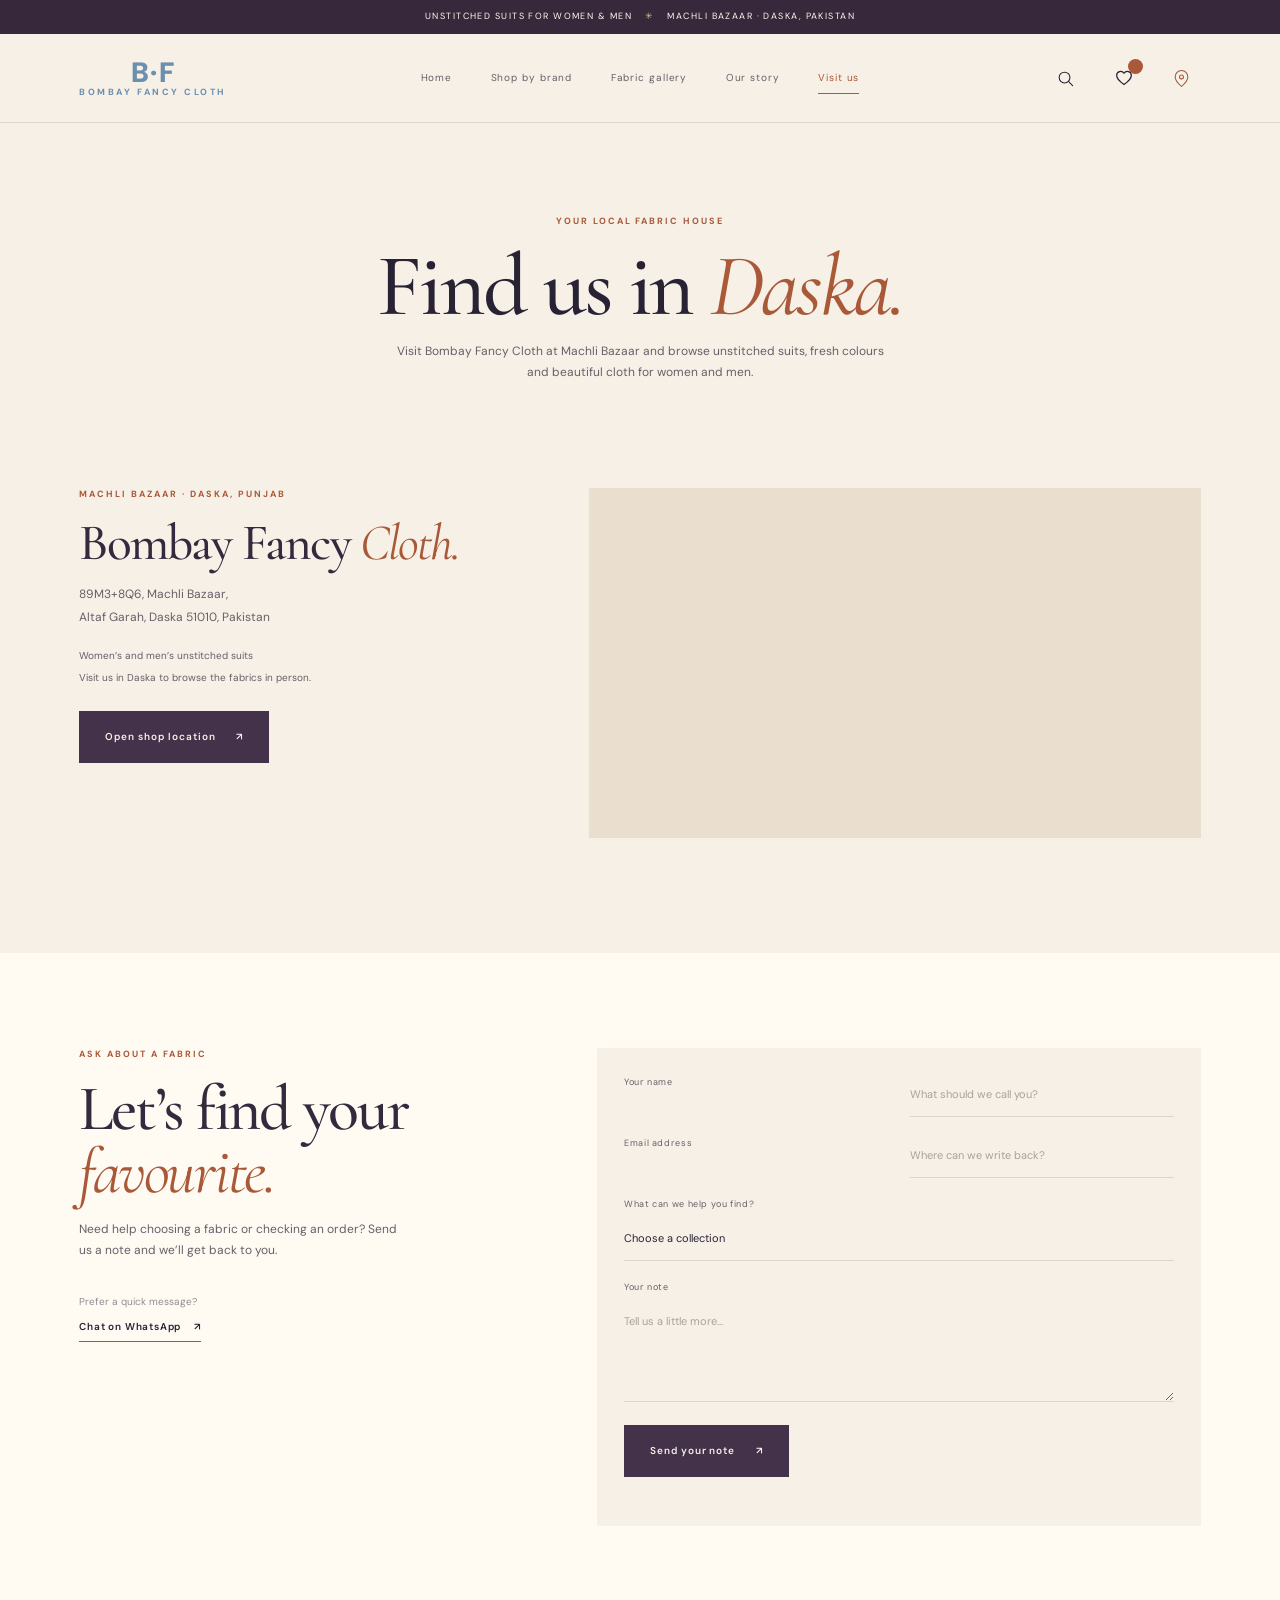
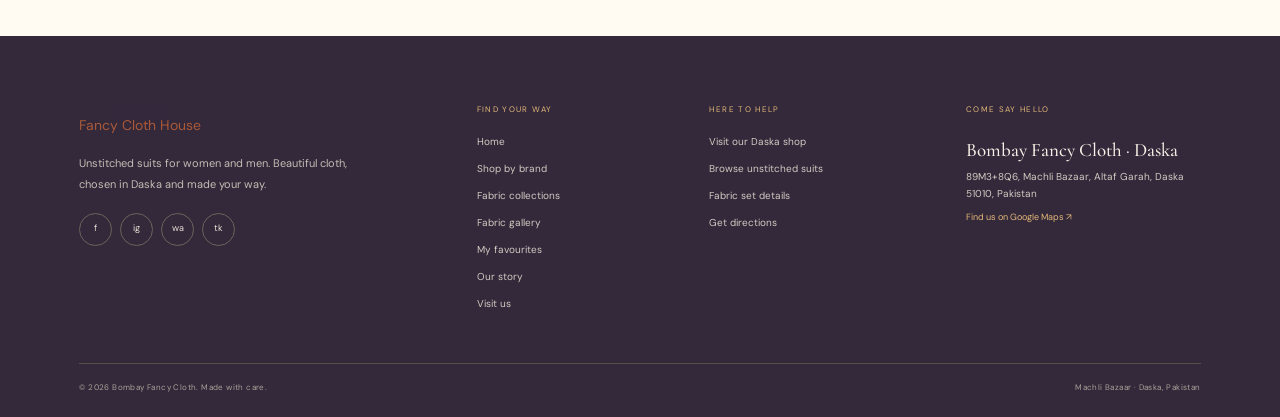
<file: contact.html>
<!doctype html>
<html lang="en">
<head>
  <meta charset="utf-8"><meta name="viewport" content="width=device-width, initial-scale=1"><meta name="theme-color" content="#f5efe5"><meta name="description" content="Find Bombay Fancy Cloth at Machli Bazaar in Daska, Punjab. Visit our shop and browse unstitched suits for men and women.">
  <title>Visit Us — Bombay Fancy Cloth, Daska</title>
  <link rel="preconnect" href="https://fonts.googleapis.com"><link rel="preconnect" href="https://fonts.gstatic.com" crossorigin><link href="https://fonts.googleapis.com/css2?family=Cormorant+Garamond:wght@400;500;600;700&family=DM+Sans:wght@400;500;600;700&display=swap" rel="stylesheet"><link rel="stylesheet" href="styles.css"><script src="brand-assets.js" defer></script><script src="main.js" defer></script>
</head>
<body data-page="contact">
  <div class="announcement"><span>Unstitched suits for women & men</span><span class="announcement-divider" aria-hidden="true">✳</span><span>Machli Bazaar · Daska, Pakistan</span></div>
  <header class="site-header"><div class="header-inner"><button class="icon-button menu-toggle" type="button" aria-label="Open navigation" aria-expanded="false"><span></span><span></span></button><a class="brand" href="index.html" aria-label="Bombay Fancy Cloth home"><span class="brand-monogram">B<span>·</span>F</span><span class="brand-name">BOMBAY FANCY CLOTH</span></a><nav class="main-nav" aria-label="Main navigation"><a class="nav-link" href="index.html">Home</a><a class="nav-link" href="brands.html">Shop by brand</a><a class="nav-link" href="gallery.html">Fabric gallery</a><a class="nav-link" href="about.html">Our story</a><a class="nav-link active" href="contact.html">Visit us</a></nav><div class="header-actions"><button class="icon-button search-trigger" type="button" aria-label="Search collection"><svg viewBox="0 0 24 24" aria-hidden="true"><circle cx="10.8" cy="10.8" r="6.8"></circle><path d="m16 16 5 5"></path></svg></button><a class="cart-link shop-location-link" href="https://maps.app.goo.gl/gPVbsNuXD9sg8tyKA" target="_blank" rel="noopener noreferrer" aria-label="Find our shop in Daska"><svg viewBox="0 0 24 24" aria-hidden="true"><path d="M20 10c0 5-8 12-8 12S4 15 4 10a8 8 0 1 1 16 0Z"></path><circle cx="12" cy="10" r="2.5"></circle></svg></a></div></div><div class="search-panel" hidden><form class="search-form" role="search"><label class="sr-only" for="site-search">Search products</label><input id="site-search" type="search" placeholder="Search the collection…" autocomplete="off"><button class="text-link" type="submit">Search</button><button class="search-close icon-button" type="button" aria-label="Close search">×</button></form></div></header>
  <main>
    <section class="contact-intro section-pad" data-reveal><p class="eyebrow">Your local fabric house</p><h1>Find us in <em>Daska.</em></h1><p>Visit Bombay Fancy Cloth at Machli Bazaar and browse unstitched suits, fresh colours and beautiful cloth for women and men.</p></section>
    <section class="contact-branches section-pad"><div class="branch-panel active"><div class="branch-copy"><p class="eyebrow">Machli Bazaar · Daska, Punjab</p><h2>Bombay Fancy <em>Cloth.</em></h2><p class="branch-address">89M3+8Q6, Machli Bazaar,<br>Altaf Garah, Daska 51010, Pakistan</p><div class="branch-detail-list"><span>Women’s and men’s unstitched suits</span><span>Visit us in Daska to browse the fabrics in person.</span></div><a class="button button-dark pulse-attention" href="https://maps.app.goo.gl/gPVbsNuXD9sg8tyKA" target="_blank" rel="noopener noreferrer">Open shop location <span aria-hidden="true">↗</span></a></div><div class="map-frame"><iframe title="Map showing Bombay Fancy Cloth in Daska, Pakistan" src="https://maps.google.com/maps?q=Bombay%20Boutique%20Collection%2C%20Machli%20Bazaar%2C%20Daska%2C%20Pakistan&z=16&output=embed" loading="lazy" referrerpolicy="no-referrer-when-downgrade"></iframe></div></div></section>
    <section class="contact-form-section section-pad"><div class="contact-form-intro" data-reveal><p class="eyebrow">Ask about a fabric</p><h2>Let’s find your <em>favourite.</em></h2><p>Need help choosing a fabric or checking an order? Send us a note and we’ll get back to you.</p><div class="contact-note"><span>Prefer a quick message?</span><a href="#" class="text-link" data-whatsapp-link>Chat on WhatsApp <span aria-hidden="true">↗</span></a></div></div><form class="contact-form" data-contact-form data-reveal><label for="contact-name">Your name</label><input id="contact-name" name="name" type="text" autocomplete="name" required placeholder="What should we call you?"><label for="contact-email">Email address</label><input id="contact-email" name="email" type="email" autocomplete="email" required placeholder="Where can we write back?"><label for="contact-branch">What can we help you find?</label><select id="contact-branch" name="branch" required><option value="" disabled selected>Choose a collection</option><option>Women’s unstitched suits</option><option>Men’s unstitched suits</option><option>Festive and formal fabrics</option><option>Order enquiry</option></select><label for="contact-message">Your note</label><textarea id="contact-message" name="message" rows="4" required placeholder="Tell us a little more…"></textarea><button class="button button-dark pulse-attention" type="submit">Send your note <span aria-hidden="true">↗</span></button><p class="form-feedback" aria-live="polite"></p></form></section>
  </main><footer class="site-footer" data-site-footer></footer>
</body></html>
</file>
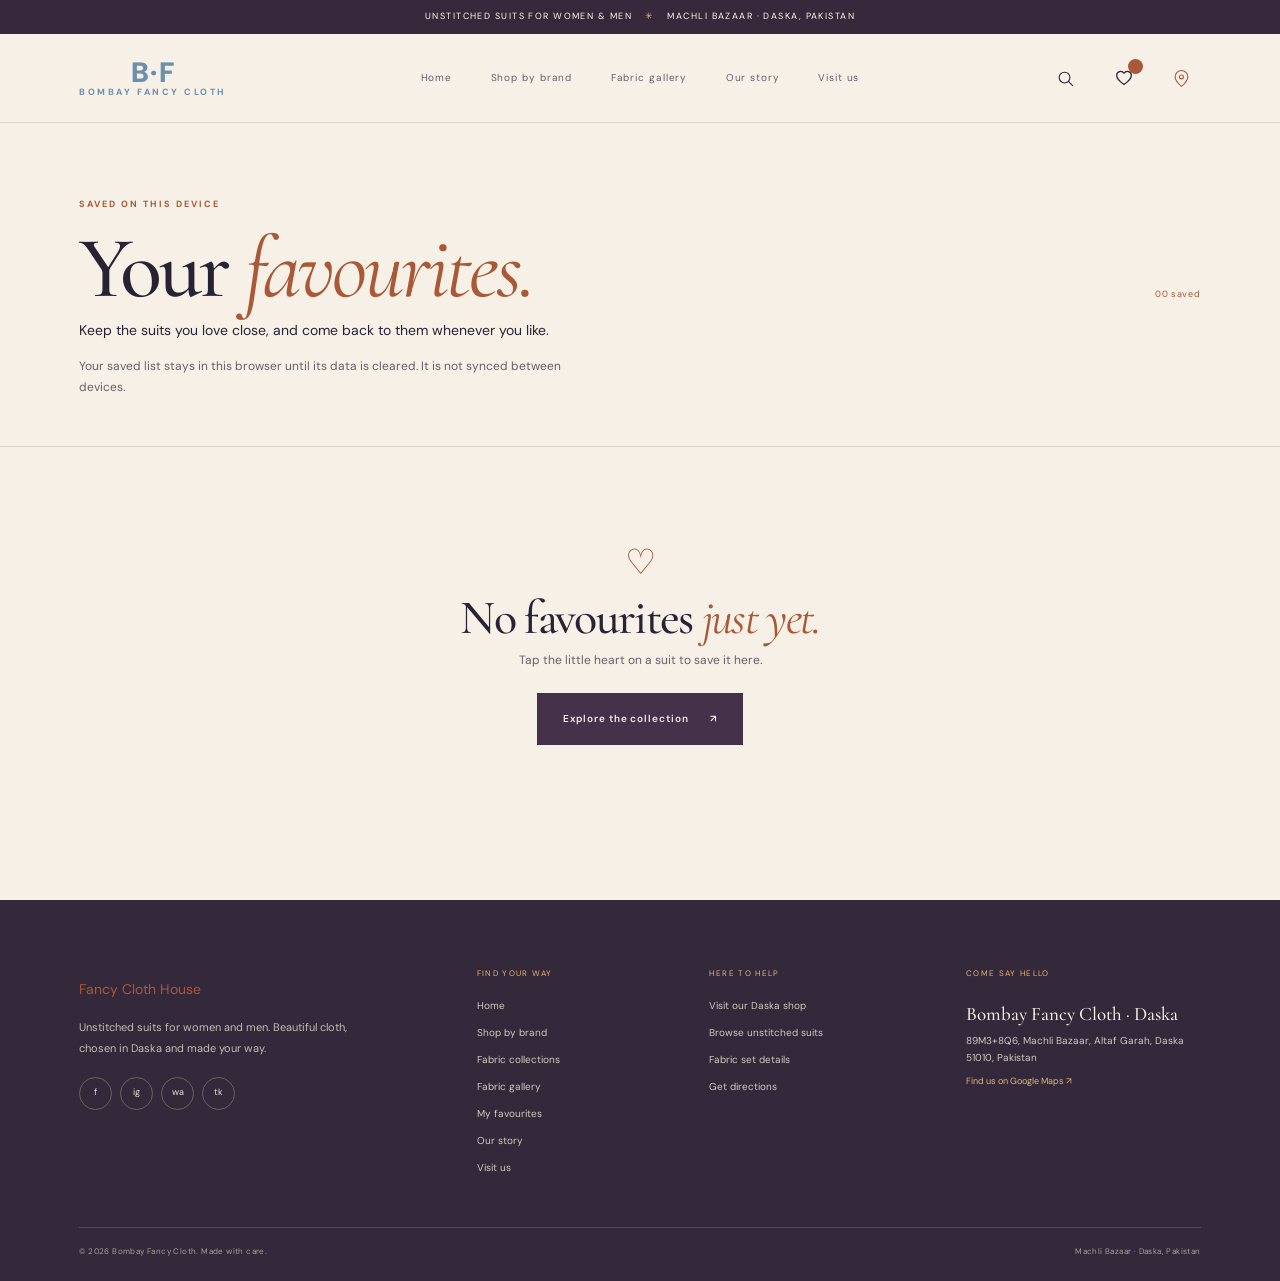
<file: favorites.html>
<!doctype html>
<html lang="en">
<head>
  <meta charset="utf-8"><meta name="viewport" content="width=device-width, initial-scale=1"><meta name="theme-color" content="#f5efe5"><meta name="description" content="Your favourite unstitched suits, saved on this browser.">
  <title>My Favourites — Bombay Fancy Cloth</title>
  <link rel="preconnect" href="https://fonts.googleapis.com"><link rel="preconnect" href="https://fonts.gstatic.com" crossorigin><link href="https://fonts.googleapis.com/css2?family=Cormorant+Garamond:wght@400;500;600;700&family=DM+Sans:wght@400;500;600;700&display=swap" rel="stylesheet"><link rel="stylesheet" href="styles.css"><script src="brand-assets.js" defer></script><script src="main.js" defer></script>
</head>
<body data-page="favorites">
  <div class="announcement"><span>Unstitched suits for women & men</span><span class="announcement-divider" aria-hidden="true">✳</span><span>Machli Bazaar · Daska, Pakistan</span></div>
  <header class="site-header"><div class="header-inner"><button class="icon-button menu-toggle" type="button" aria-label="Open navigation" aria-expanded="false"><span></span><span></span></button><a class="brand" href="index.html" aria-label="Bombay Fancy Cloth home"><span class="brand-monogram">B<span>·</span>F</span><span class="brand-name">BOMBAY FANCY CLOTH</span></a><nav class="main-nav" aria-label="Main navigation"><a class="nav-link" href="index.html">Home</a><a class="nav-link" href="brands.html">Shop by brand</a><a class="nav-link" href="gallery.html">Fabric gallery</a><a class="nav-link" href="about.html">Our story</a><a class="nav-link" href="contact.html">Visit us</a></nav><div class="header-actions"><button class="icon-button search-trigger" type="button" aria-label="Search collection"><svg viewBox="0 0 24 24" aria-hidden="true"><circle cx="10.8" cy="10.8" r="6.8"></circle><path d="m16 16 5 5"></path></svg></button><a class="cart-link shop-location-link" href="https://maps.app.goo.gl/gPVbsNuXD9sg8tyKA" target="_blank" rel="noopener noreferrer" aria-label="Find our shop in Daska"><svg viewBox="0 0 24 24" aria-hidden="true"><path d="M20 10c0 5-8 12-8 12S4 15 4 10a8 8 0 1 1 16 0Z"></path><circle cx="12" cy="10" r="2.5"></circle></svg></a></div></div><div class="search-panel" hidden><form class="search-form" role="search"><label class="sr-only" for="site-search">Search products</label><input id="site-search" type="search" placeholder="Search the collection…" autocomplete="off"><button class="text-link" type="submit">Search</button><button class="search-close icon-button" type="button" aria-label="Close search">×</button></form></div></header>
  <main>
    <section class="gallery-intro section-pad favorites-intro"><div data-reveal><p class="eyebrow">Saved on this device</p><h1>Your <em>favourites.</em></h1><p>Keep the suits you love close, and come back to them whenever you like.</p><p class="catalog-note">Your saved list stays in this browser until its data is cleared. It is not synced between devices.</p></div><span class="gallery-count" data-favorites-count>00 saved</span></section>
    <section class="gallery-section section-pad favorites-section"><div class="product-grid gallery-grid" data-favorites-grid></div><div class="favorites-empty" data-favorites-empty><span class="favorites-empty-mark" aria-hidden="true">♡</span><h2>No favourites <em>just yet.</em></h2><p>Tap the little heart on a suit to save it here.</p><a class="button button-dark" href="suits.html">Explore the collection <span aria-hidden="true">↗</span></a></div></section>
  </main>
  <footer class="site-footer" data-site-footer></footer>
</body>
</html>
</file>
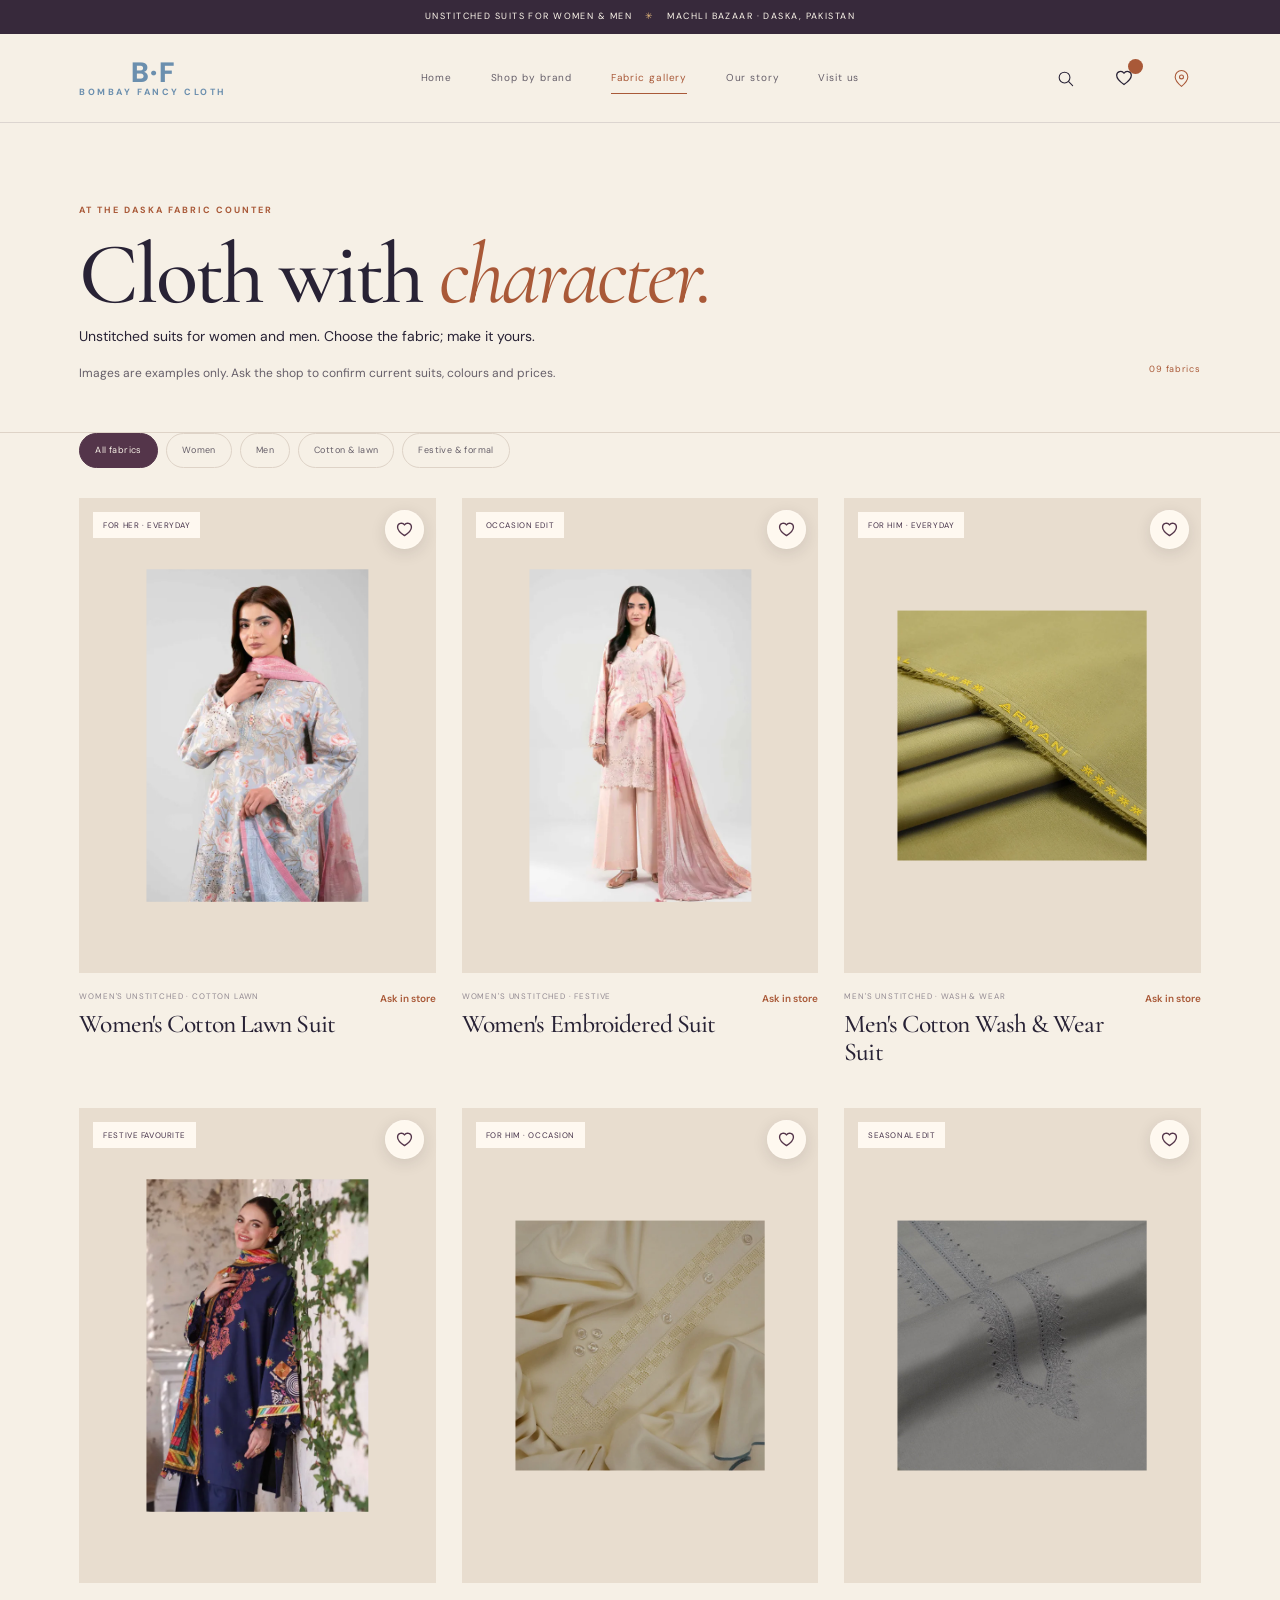
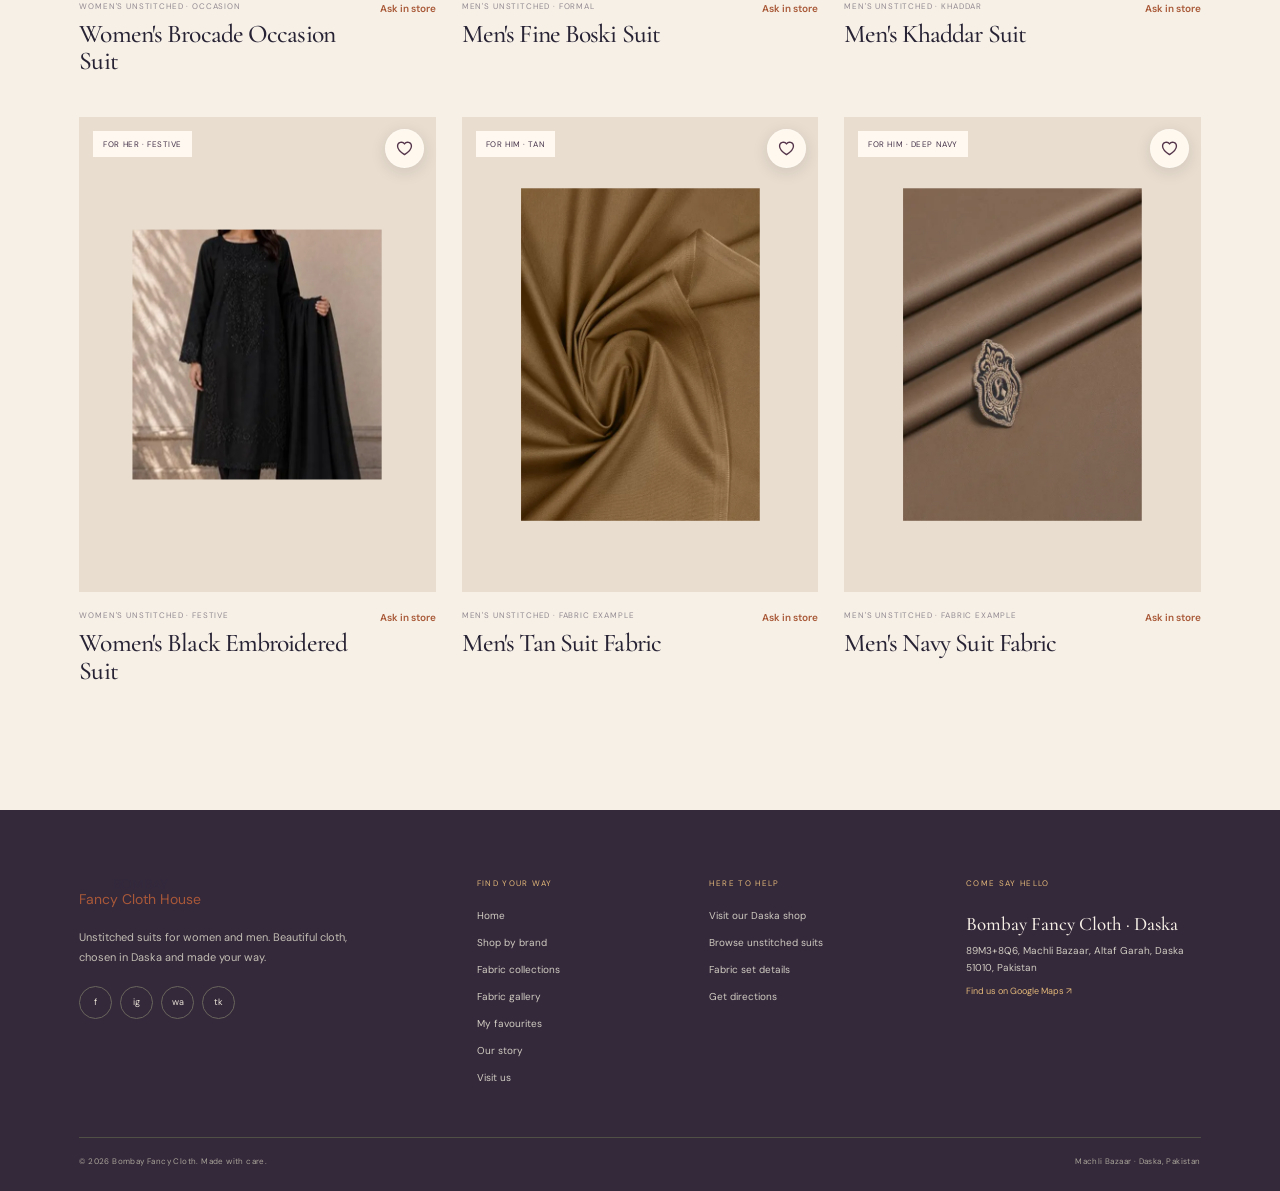
<file: gallery.html>
<!doctype html>
<html lang="en">
<head>
  <meta charset="utf-8"><meta name="viewport" content="width=device-width, initial-scale=1"><meta name="theme-color" content="#f5efe5"><meta name="description" content="Browse women's and men's unstitched suits at Bombay Fancy Cloth, Daska: cotton lawn, wash-and-wear and occasion fabrics.">
  <title>Unstitched Suits — Bombay Fancy Cloth</title>
  <link rel="preconnect" href="https://fonts.googleapis.com"><link rel="preconnect" href="https://fonts.gstatic.com" crossorigin><link href="https://fonts.googleapis.com/css2?family=Cormorant+Garamond:wght@400;500;600;700&family=DM+Sans:wght@400;500;600;700&display=swap" rel="stylesheet"><link rel="stylesheet" href="styles.css"><script src="brand-assets.js" defer></script><script src="main.js" defer></script>
</head>
<body data-page="gallery">
  <div class="announcement"><span>Unstitched suits for women & men</span><span class="announcement-divider" aria-hidden="true">✳</span><span>Machli Bazaar · Daska, Pakistan</span></div>
  <header class="site-header"><div class="header-inner"><button class="icon-button menu-toggle" type="button" aria-label="Open navigation" aria-expanded="false"><span></span><span></span></button><a class="brand" href="index.html" aria-label="Bombay Fancy Cloth home"><span class="brand-monogram">B<span>·</span>F</span><span class="brand-name">BOMBAY FANCY CLOTH</span></a><nav class="main-nav" aria-label="Main navigation"><a class="nav-link" href="index.html">Home</a><a class="nav-link" href="brands.html">Shop by brand</a><a class="nav-link active" href="gallery.html">Fabric gallery</a><a class="nav-link" href="about.html">Our story</a><a class="nav-link" href="contact.html">Visit us</a></nav><div class="header-actions"><button class="icon-button search-trigger" type="button" aria-label="Search collection"><svg viewBox="0 0 24 24" aria-hidden="true"><circle cx="10.8" cy="10.8" r="6.8"></circle><path d="m16 16 5 5"></path></svg></button><a class="cart-link shop-location-link" href="https://maps.app.goo.gl/gPVbsNuXD9sg8tyKA" target="_blank" rel="noopener noreferrer" aria-label="Find our shop in Daska"><svg viewBox="0 0 24 24" aria-hidden="true"><path d="M20 10c0 5-8 12-8 12S4 15 4 10a8 8 0 1 1 16 0Z"></path><circle cx="12" cy="10" r="2.5"></circle></svg></a></div></div><div class="search-panel" hidden><form class="search-form" role="search"><label class="sr-only" for="site-search">Search products</label><input id="site-search" type="search" placeholder="Search the collection…" autocomplete="off"><button class="text-link" type="submit">Search</button><button class="search-close icon-button" type="button" aria-label="Close search">×</button></form></div></header>
  <main>
    <section class="gallery-intro section-pad"><div data-reveal><p class="eyebrow">At the Daska fabric counter</p><h1>Cloth with <em>character.</em></h1><p>Unstitched suits for women and men. Choose the fabric; make it yours.</p><p class="catalog-note">Images are examples only. Ask the shop to confirm current suits, colours and prices.</p></div><span class="gallery-count" data-product-count>09 fabrics</span></section>
    <section class="gallery-section section-pad"><div class="filter-row gallery-filters" role="group" aria-label="Filter unstitched suit fabrics"><button class="filter-chip active" type="button" data-filter="All">All fabrics</button><button class="filter-chip" type="button" data-filter="Women">Women</button><button class="filter-chip" type="button" data-filter="Men">Men</button><button class="filter-chip" type="button" data-filter="Cotton">Cotton & lawn</button><button class="filter-chip" type="button" data-filter="Formal">Festive & formal</button></div><div class="product-grid gallery-grid">
      <article class="product-card" data-category="Women Cotton" data-product-id="noor-lawn" data-reveal><a class="product-image" href="product-detail.html?product=noor-lawn"><img src="images/women/42601236-_12.webp" alt="Women's light blue floral unstitched suit example" loading="lazy"><span class="product-label">For her · Everyday</span><span class="image-quick">Explore this fabric <span aria-hidden="true">↗</span></span></a><div class="product-info"><div><p class="product-category">Women's unstitched · Cotton lawn</p><h3><a href="product-detail.html?product=noor-lawn">Women's Cotton Lawn Suit</a></h3></div><span class="price">Ask in store</span></div></article>
      <article class="product-card" data-category="Women Formal" data-product-id="gulnaar-chiffon" data-reveal><a class="product-image" href="product-detail.html?product=gulnaar-chiffon"><img src="images/women/42601237-_2.webp" alt="Women's pink embroidered unstitched suit example" loading="lazy"><span class="product-label">Occasion edit</span><span class="image-quick">Explore this fabric <span aria-hidden="true">↗</span></span></a><div class="product-info"><div><p class="product-category">Women's unstitched · Festive</p><h3><a href="product-detail.html?product=gulnaar-chiffon">Women's Embroidered Suit</a></h3></div><span class="price">Ask in store</span></div></article>
      <article class="product-card" data-category="Men Cotton" data-product-id="shahkaar-wash-wear" data-reveal><a class="product-image" href="product-detail.html?product=shahkaar-wash-wear"><img src="images/men/Armani-18-18mtrdsc1407-angle-3.webp" alt="Men's suit fabric in a warm beige tone" loading="lazy"><span class="product-label">For him · Everyday</span><span class="image-quick">Explore this fabric <span aria-hidden="true">↗</span></span></a><div class="product-info"><div><p class="product-category">Men's unstitched · Wash & wear</p><h3><a href="product-detail.html?product=shahkaar-wash-wear">Men's Cotton Wash & Wear Suit</a></h3></div><span class="price">Ask in store</span></div></article>
      <article class="product-card" data-category="Women Formal" data-product-id="mehr-silk" data-reveal><a class="product-image" href="product-detail.html?product=mehr-silk"><img src="images/women/42503721-_6.webp" alt="Women's navy embroidered unstitched suit example" loading="lazy"><span class="product-label">Festive favourite</span><span class="image-quick">Explore this fabric <span aria-hidden="true">↗</span></span></a><div class="product-info"><div><p class="product-category">Women's unstitched · Occasion</p><h3><a href="product-detail.html?product=mehr-silk">Women's Brocade Occasion Suit</a></h3></div><span class="price">Ask in store</span></div></article>
      <article class="product-card" data-category="Men Formal" data-product-id="zarb-boski" data-reveal><a class="product-image" href="product-detail.html?product=zarb-boski"><img src="images/men/BTE-006-Angle-1.webp" alt="Cream men's suit with embroidered neckline detail" loading="lazy"><span class="product-label">For him · Occasion</span><span class="image-quick">Explore this fabric <span aria-hidden="true">↗</span></span></a><div class="product-info"><div><p class="product-category">Men's unstitched · Formal</p><h3><a href="product-detail.html?product=zarb-boski">Men's Fine Boski Suit</a></h3></div><span class="price">Ask in store</span></div></article>
      <article class="product-card" data-category="Men Cotton" data-product-id="raabta-khaddar" data-reveal><a class="product-image" href="product-detail.html?product=raabta-khaddar"><img src="images/men/ZJNL-010-8C-Angle-1.jpg" alt="Grey men's suit with subtle embroidered detail" loading="lazy"><span class="product-label">Seasonal edit</span><span class="image-quick">Explore this fabric <span aria-hidden="true">↗</span></span></a><div class="product-info"><div><p class="product-category">Men's unstitched · Khaddar</p><h3><a href="product-detail.html?product=raabta-khaddar">Men's Khaddar Suit</a></h3></div><span class="price">Ask in store</span></div></article>
      <article class="product-card" data-category="Women Formal" data-product-id="black-embroidered-suit" data-reveal><a class="product-image" href="product-detail.html?product=black-embroidered-suit"><img src="images/women/il_300x300.8282790875_7tbo.webp" alt="Women's black embroidered unstitched suit example" loading="lazy"><span class="product-label">For her · Festive</span><span class="image-quick">Explore this fabric <span aria-hidden="true">↗</span></span></a><div class="product-info"><div><p class="product-category">Women's unstitched · Festive</p><h3><a href="product-detail.html?product=black-embroidered-suit">Women's Black Embroidered Suit</a></h3></div><span class="price">Ask in store</span></div></article>
      <article class="product-card" data-category="Men" data-product-id="mens-tan-fabric" data-reveal><a class="product-image" href="product-detail.html?product=mens-tan-fabric"><img src="images/men/1774763833_FC-012_20_283_29.webp" alt="Example of men's tan suit fabric" loading="lazy"><span class="product-label">For him · Tan</span><span class="image-quick">Explore this fabric <span aria-hidden="true">↗</span></span></a><div class="product-info"><div><p class="product-category">Men's unstitched · Fabric example</p><h3><a href="product-detail.html?product=mens-tan-fabric">Men's Tan Suit Fabric</a></h3></div><span class="price">Ask in store</span></div></article>
      <article class="product-card" data-category="Men" data-product-id="mens-navy-fabric" data-reveal><a class="product-image" href="product-detail.html?product=mens-navy-fabric"><img src="images/men/1774765018_FC-008_20_281_29.webp" alt="Example of men's deep navy suit fabric" loading="lazy"><span class="product-label">For him · Deep navy</span><span class="image-quick">Explore this fabric <span aria-hidden="true">↗</span></span></a><div class="product-info"><div><p class="product-category">Men's unstitched · Fabric example</p><h3><a href="product-detail.html?product=mens-navy-fabric">Men's Navy Suit Fabric</a></h3></div><span class="price">Ask in store</span></div></article>
    </div><p class="empty-state" hidden>No pieces found in this collection just yet.</p></section>
  </main><footer class="site-footer" data-site-footer></footer>
</body></html>
</file>
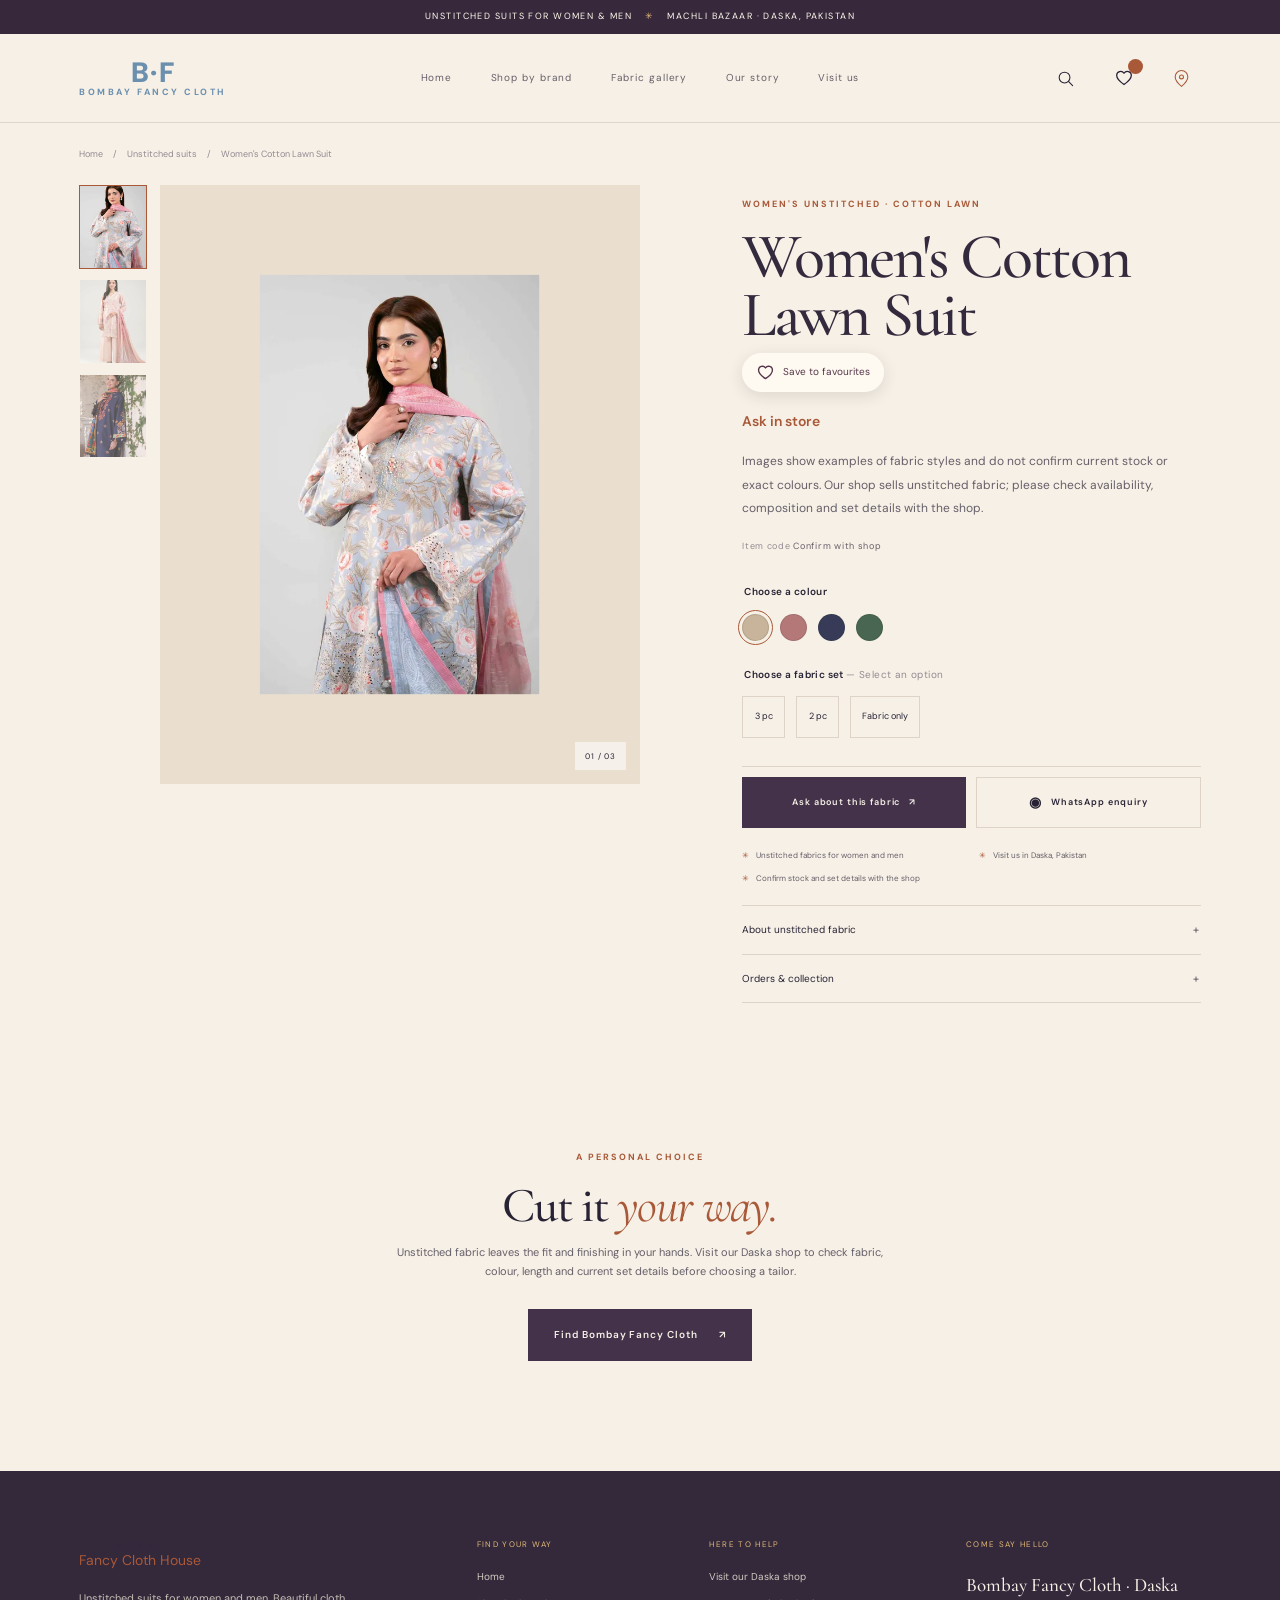
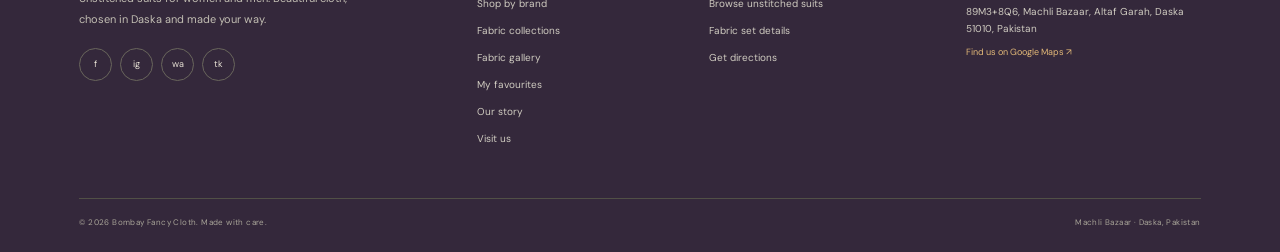
<file: product-detail.html>
<!doctype html>
<html lang="en">
<head>
  <meta charset="utf-8"><meta name="viewport" content="width=device-width, initial-scale=1"><meta name="theme-color" content="#f5efe5"><meta name="description" content="Explore unstitched suits for women and men at Bombay Fancy Cloth, Daska, Pakistan.">
  <title>Unstitched Suits — Bombay Fancy Cloth</title>
  <link rel="preconnect" href="https://fonts.googleapis.com"><link rel="preconnect" href="https://fonts.gstatic.com" crossorigin><link href="https://fonts.googleapis.com/css2?family=Cormorant+Garamond:wght@400;500;600;700&family=DM+Sans:wght@400;500;600;700&display=swap" rel="stylesheet"><link rel="stylesheet" href="styles.css"><script src="brand-assets.js" defer></script><script src="main.js" defer></script>
</head>
<body data-page="product">
  <div class="announcement"><span>Unstitched suits for women & men</span><span class="announcement-divider" aria-hidden="true">✳</span><span>Machli Bazaar · Daska, Pakistan</span></div>
  <header class="site-header"><div class="header-inner"><button class="icon-button menu-toggle" type="button" aria-label="Open navigation" aria-expanded="false"><span></span><span></span></button><a class="brand" href="index.html" aria-label="Bombay Fancy Cloth home"><span class="brand-monogram">B<span>·</span>F</span><span class="brand-name">BOMBAY FANCY CLOTH</span></a><nav class="main-nav" aria-label="Main navigation"><a class="nav-link" href="index.html">Home</a><a class="nav-link" href="brands.html">Shop by brand</a><a class="nav-link" href="gallery.html">Fabric gallery</a><a class="nav-link" href="about.html">Our story</a><a class="nav-link" href="contact.html">Visit us</a></nav><div class="header-actions"><button class="icon-button search-trigger" type="button" aria-label="Search collection"><svg viewBox="0 0 24 24" aria-hidden="true"><circle cx="10.8" cy="10.8" r="6.8"></circle><path d="m16 16 5 5"></path></svg></button><a class="cart-link shop-location-link" href="https://maps.app.goo.gl/gPVbsNuXD9sg8tyKA" target="_blank" rel="noopener noreferrer" aria-label="Find our shop in Daska"><svg viewBox="0 0 24 24" aria-hidden="true"><path d="M20 10c0 5-8 12-8 12S4 15 4 10a8 8 0 1 1 16 0Z"></path><circle cx="12" cy="10" r="2.5"></circle></svg></a></div></div><div class="search-panel" hidden><form class="search-form" role="search"><label class="sr-only" for="site-search">Search products</label><input id="site-search" type="search" placeholder="Search the collection…" autocomplete="off"><button class="text-link" type="submit">Search</button><button class="search-close icon-button" type="button" aria-label="Close search">×</button></form></div></header>
  <main>
    <div class="breadcrumb section-pad"><a href="index.html">Home</a><span>/</span><a href="suits.html">Unstitched suits</a><span>/</span><span data-breadcrumb-title>Women's Cotton Lawn Suit</span></div>
    <section class="product-detail-section section-pad"><div class="product-gallery" data-reveal><div class="thumbnail-list" role="group" aria-label="Choose a product image"><button class="thumbnail active" type="button" aria-label="View product image 1" data-product-image="images/women/42601236-_12.webp"><img src="images/women/42601236-_12.webp" alt=""></button><button class="thumbnail" type="button" aria-label="View product image 2" data-product-image="images/women/42601237-_2.webp"><img src="images/women/42601237-_2.webp" alt=""></button><button class="thumbnail" type="button" aria-label="View product image 3" data-product-image="images/women/42503721-_6.webp"><img src="images/women/42503721-_6.webp" alt=""></button></div><div class="main-product-image"><img data-main-product-image src="images/women/42601236-_12.webp" alt="Example textile image; confirm current fabric with the shop"><span class="product-image-note">01 / 03</span></div></div><div class="product-detail-copy" data-reveal><p class="eyebrow" data-product-category>Women's unstitched · Cotton lawn</p><h1 data-product-title>Women's Cotton Lawn Suit</h1><p class="detail-price" data-product-price>Ask in store</p><p class="detail-description">Images show examples of fabric styles and do not confirm current stock or exact colours. Our shop sells unstitched fabric; please check availability, composition and set details with the shop.</p><p class="sku-line">Item code <span data-product-sku>Confirm with shop</span></p><fieldset class="selection-group color-group"><legend>Choose a colour <span class="sr-only">— <span class="selected-color-name">Natural</span></span></legend><div class="swatch-list"><button class="color-swatch active" type="button" aria-label="Select Natural" aria-pressed="true" title="Natural" data-color="Natural" style="--swatch:#c7b49a"></button><button class="color-swatch" type="button" aria-label="Select Rose" aria-pressed="false" title="Rose" data-color="Rose" style="--swatch:#b47878"></button><button class="color-swatch" type="button" aria-label="Select Indigo" aria-pressed="false" title="Indigo" data-color="Indigo" style="--swatch:#373b58"></button><button class="color-swatch" type="button" aria-label="Select Emerald" aria-pressed="false" title="Select Emerald" data-color="Emerald" style="--swatch:#486651"></button></div></fieldset><fieldset class="selection-group size-group"><legend>Choose a fabric set <span>— <span class="selected-size-name">Select an option</span></span></legend><div class="size-list"><button class="size-button" type="button" data-size="3-piece unstitched suit">3 pc</button><button class="size-button" type="button" data-size="2-piece unstitched suit">2 pc</button><button class="size-button" type="button" data-size="fabric set — confirm details">Fabric only</button></div></fieldset><p class="selection-feedback" aria-live="polite"></p><div class="product-actions"><button class="button button-dark pulse-attention" type="button" data-buy-now>Ask about this fabric <span aria-hidden="true">↗</span></button><button class="button button-outline" type="button" data-whatsapp-buy><span class="whatsapp-mark" aria-hidden="true">◉</span> WhatsApp enquiry</button></div><div class="product-promises"><p><span aria-hidden="true">✳</span> Unstitched fabrics for women and men</p><p><span aria-hidden="true">✳</span> Visit us in Daska, Pakistan</p><p><span aria-hidden="true">✳</span> Confirm stock and set details with the shop</p></div><details class="product-accordion"><summary>About unstitched fabric <span aria-hidden="true">＋</span></summary><p>Choose the fabric and a tailor to create the suit in your preferred cut and fit. Exact fabric composition, included pieces and available colours vary by product; please check the specific details with the shop.</p></details><details class="product-accordion"><summary>Orders & collection <span aria-hidden="true">＋</span></summary><p>For current prices, stock and delivery information, contact Bombay Fancy Cloth directly. The linked WhatsApp enquiry needs the shop's phone number added in the site settings.</p></details></div></section>
    <section class="size-guide-section section-pad" id="size-guide"><p class="eyebrow">A personal choice</p><h2>Cut it <em>your way.</em></h2><p>Unstitched fabric leaves the fit and finishing in your hands. Visit our Daska shop to check fabric, colour, length and current set details before choosing a tailor.</p><a class="button button-dark" href="https://maps.app.goo.gl/gPVbsNuXD9sg8tyKA" target="_blank" rel="noopener noreferrer">Find Bombay Fancy Cloth <span aria-hidden="true">↗</span></a></section>
  </main><footer class="site-footer" data-site-footer></footer>
</body></html>
</file>
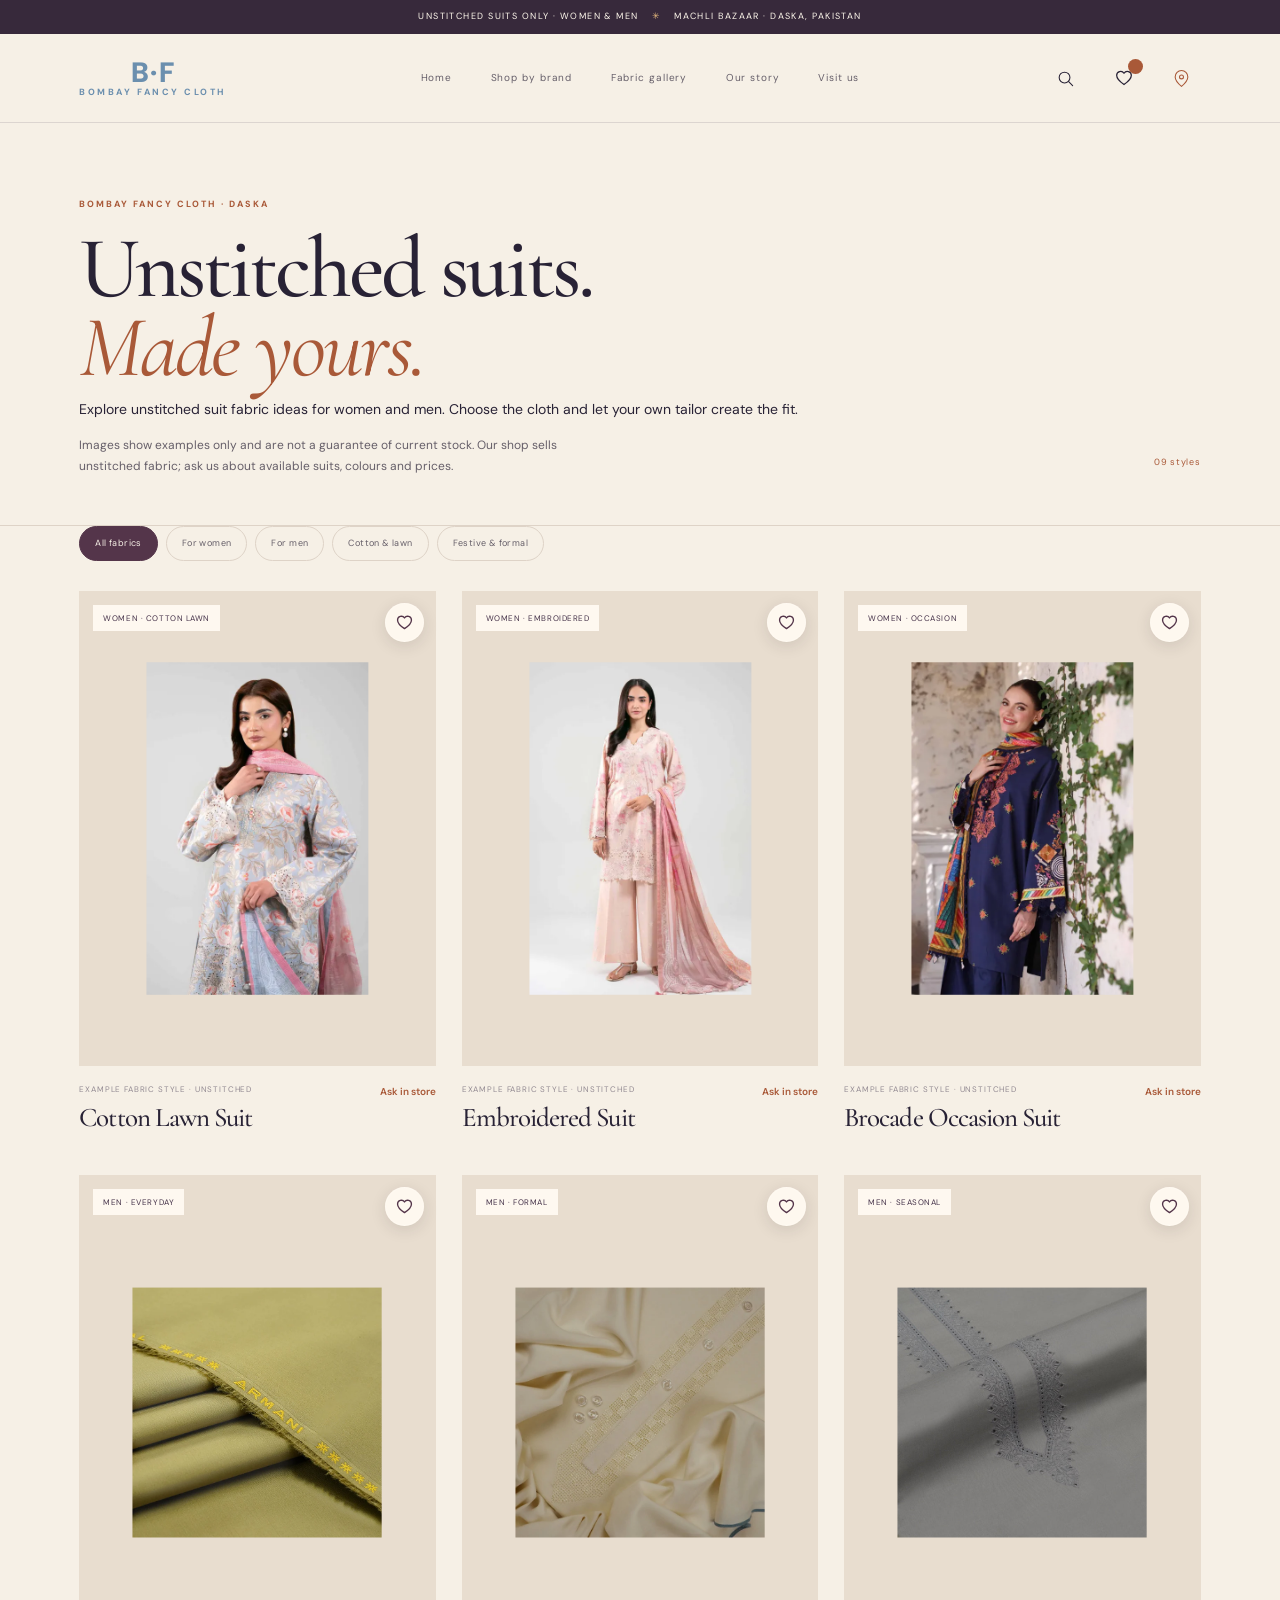
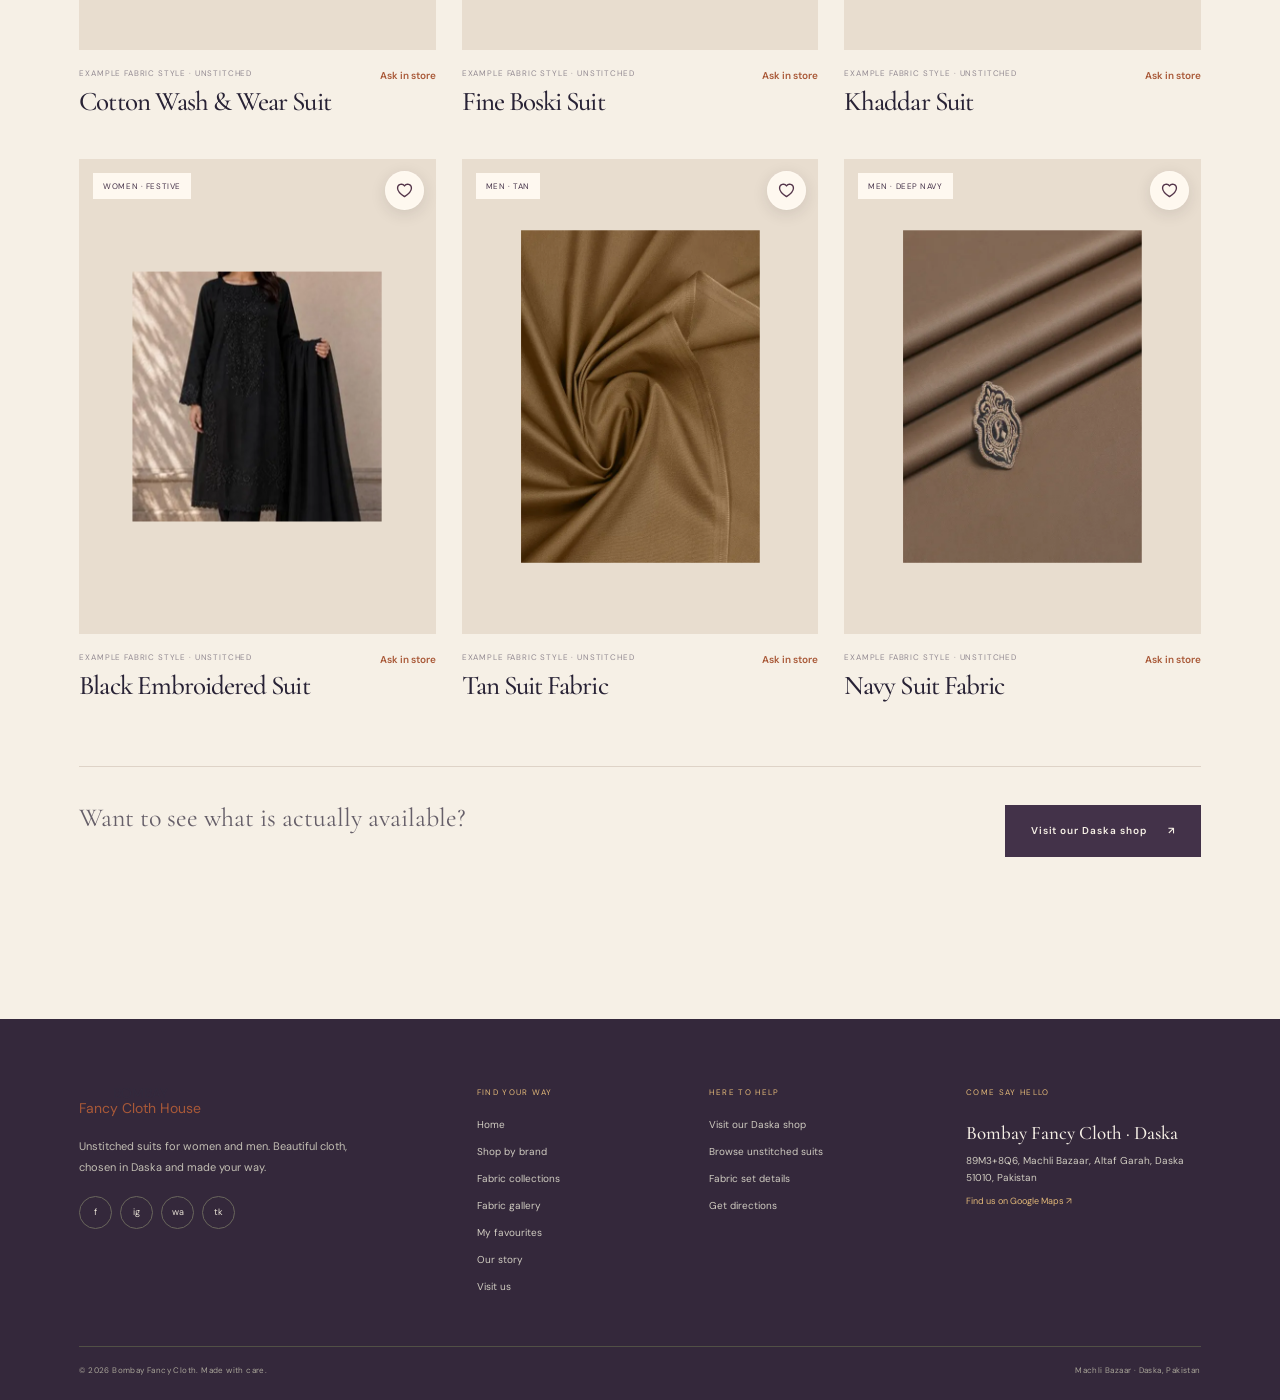
<file: suits.html>
<!doctype html>
<html lang="en">
<head>
  <meta charset="utf-8">
  <meta name="viewport" content="width=device-width, initial-scale=1">
  <meta name="theme-color" content="#f5efe5">
  <meta name="description" content="Browse women's and men's unstitched fabric collections at Bombay Fancy Cloth in Daska, Pakistan.">
  <title>Fabric Collections for Women & Men — Bombay Fancy Cloth</title>
  <link rel="preconnect" href="https://fonts.googleapis.com">
  <link rel="preconnect" href="https://fonts.gstatic.com" crossorigin>
  <link href="https://fonts.googleapis.com/css2?family=Cormorant+Garamond:wght@400;500;600;700&family=DM+Sans:wght@400;500;600;700&display=swap" rel="stylesheet">
  <link rel="stylesheet" href="styles.css">
  <script src="brand-assets.js" defer></script><script src="main.js" defer></script>
</head>
<body data-page="suits">
  <div class="announcement"><span>UNSTITCHED SUITS ONLY · WOMEN & MEN</span><span class="announcement-divider" aria-hidden="true">✳</span><span>Machli Bazaar · Daska, Pakistan</span></div>
  <header class="site-header">
    <div class="header-inner">
      <button class="icon-button menu-toggle" type="button" aria-label="Open navigation" aria-expanded="false"><span></span><span></span></button>
      <a class="brand" href="index.html" aria-label="Bombay Fancy Cloth home"><span class="brand-monogram">B<span>·</span>F</span><span class="brand-name">BOMBAY FANCY CLOTH</span></a>
      <nav class="main-nav" aria-label="Main navigation">
        <a class="nav-link" href="index.html">Home</a>
        <a class="nav-link" href="brands.html">Shop by brand</a>
        <a class="nav-link" href="gallery.html">Fabric gallery</a>
        <a class="nav-link" href="about.html">Our story</a>
        <a class="nav-link" href="contact.html">Visit us</a>
      </nav>
      <div class="header-actions">
        <button class="icon-button search-trigger" type="button" aria-label="Search collection"><svg viewBox="0 0 24 24" aria-hidden="true"><circle cx="10.8" cy="10.8" r="6.8"></circle><path d="m16 16 5 5"></path></svg></button>
        <a class="cart-link shop-location-link" href="https://maps.app.goo.gl/gPVbsNuXD9sg8tyKA" target="_blank" rel="noopener noreferrer" aria-label="Find our shop in Daska"><svg viewBox="0 0 24 24" aria-hidden="true"><path d="M20 10c0 5-8 12-8 12S4 15 4 10a8 8 0 1 1 16 0Z"></path><circle cx="12" cy="10" r="2.5"></circle></svg></a>
      </div>
    </div>
    <div class="search-panel" hidden><form class="search-form" role="search"><label class="sr-only" for="site-search">Search products</label><input id="site-search" type="search" placeholder="Search the collection…" autocomplete="off"><button class="text-link" type="submit">Search</button><button class="search-close icon-button" type="button" aria-label="Close search">×</button></form></div>
  </header>
  <main>
    <section class="gallery-intro suits-intro section-pad">
      <div data-reveal><p class="eyebrow">Bombay Fancy Cloth · Daska</p><h1>Unstitched suits.<br><em>Made yours.</em></h1><p>Explore unstitched suit fabric ideas for women and men. Choose the cloth and let your own tailor create the fit.</p><p class="catalog-note">Images show examples only and are not a guarantee of current stock. Our shop sells unstitched fabric; ask us about available suits, colours and prices.</p></div>
      <span class="gallery-count" data-product-count>09 styles</span>
    </section>
    <section class="gallery-section section-pad">
      <div class="filter-row gallery-filters" data-count-label="suit" role="group" aria-label="Filter unstitched suits">
        <button class="filter-chip active" type="button" data-filter="All">All fabrics</button>
        <button class="filter-chip" type="button" data-filter="Women">For women</button>
        <button class="filter-chip" type="button" data-filter="Men">For men</button>
        <button class="filter-chip" type="button" data-filter="Cotton">Cotton & lawn</button>
        <button class="filter-chip" type="button" data-filter="Formal">Festive & formal</button>
      </div>
      <div class="product-grid gallery-grid suits-grid">
        <article class="product-card" data-category="Women Cotton" data-reveal><a class="product-image" href="product-detail.html?product=noor-lawn"><img src="images/women/42601236-_12.webp" alt="Women's light blue floral unstitched suit example" loading="lazy"><span class="product-label">Women · Cotton lawn</span><span class="image-quick">View fabric idea <span aria-hidden="true">↗</span></span></a><div class="product-info"><div><p class="product-category">Example fabric style · Unstitched</p><h2><a href="product-detail.html?product=noor-lawn">Cotton Lawn Suit</a></h2></div><span class="price">Ask in store</span></div></article>
        <article class="product-card" data-category="Women Formal" data-reveal><a class="product-image" href="product-detail.html?product=gulnaar-chiffon"><img src="images/women/42601237-_2.webp" alt="Women's pink embroidered unstitched suit example" loading="lazy"><span class="product-label">Women · Embroidered</span><span class="image-quick">View fabric idea <span aria-hidden="true">↗</span></span></a><div class="product-info"><div><p class="product-category">Example fabric style · Unstitched</p><h2><a href="product-detail.html?product=gulnaar-chiffon">Embroidered Suit</a></h2></div><span class="price">Ask in store</span></div></article>
        <article class="product-card" data-category="Women Formal" data-reveal><a class="product-image" href="product-detail.html?product=mehr-silk"><img src="images/women/42503721-_6.webp" alt="Women's navy embroidered unstitched suit example" loading="lazy"><span class="product-label">Women · Occasion</span><span class="image-quick">View fabric idea <span aria-hidden="true">↗</span></span></a><div class="product-info"><div><p class="product-category">Example fabric style · Unstitched</p><h2><a href="product-detail.html?product=mehr-silk">Brocade Occasion Suit</a></h2></div><span class="price">Ask in store</span></div></article>
        <article class="product-card" data-category="Men Cotton" data-reveal><a class="product-image" href="product-detail.html?product=shahkaar-wash-wear"><img src="images/men/Armani-18-18mtrdsc1407-angle-3.webp" alt="Men's suit fabric in a warm beige tone" loading="lazy"><span class="product-label">Men · Everyday</span><span class="image-quick">View fabric idea <span aria-hidden="true">↗</span></span></a><div class="product-info"><div><p class="product-category">Example fabric style · Unstitched</p><h2><a href="product-detail.html?product=shahkaar-wash-wear">Cotton Wash & Wear Suit</a></h2></div><span class="price">Ask in store</span></div></article>
        <article class="product-card" data-category="Men Formal" data-reveal><a class="product-image" href="product-detail.html?product=zarb-boski"><img src="images/men/BTE-006-Angle-1.webp" alt="Cream men's suit with embroidered neckline detail" loading="lazy"><span class="product-label">Men · Formal</span><span class="image-quick">View fabric idea <span aria-hidden="true">↗</span></span></a><div class="product-info"><div><p class="product-category">Example fabric style · Unstitched</p><h2><a href="product-detail.html?product=zarb-boski">Fine Boski Suit</a></h2></div><span class="price">Ask in store</span></div></article>
        <article class="product-card" data-category="Men Cotton" data-reveal><a class="product-image" href="product-detail.html?product=raabta-khaddar"><img src="images/men/ZJNL-010-8C-Angle-1.jpg" alt="Grey men's suit with subtle embroidered detail" loading="lazy"><span class="product-label">Men · Seasonal</span><span class="image-quick">View fabric idea <span aria-hidden="true">↗</span></span></a><div class="product-info"><div><p class="product-category">Example fabric style · Unstitched</p><h2><a href="product-detail.html?product=raabta-khaddar">Khaddar Suit</a></h2></div><span class="price">Ask in store</span></div></article>
        <article class="product-card" data-category="Women Formal" data-reveal><a class="product-image" href="product-detail.html?product=black-embroidered-suit"><img src="images/women/il_300x300.8282790875_7tbo.webp" alt="Women's black embroidered unstitched suit example" loading="lazy"><span class="product-label">Women · Festive</span><span class="image-quick">View fabric idea <span aria-hidden="true">↗</span></span></a><div class="product-info"><div><p class="product-category">Example fabric style · Unstitched</p><h2><a href="product-detail.html?product=black-embroidered-suit">Black Embroidered Suit</a></h2></div><span class="price">Ask in store</span></div></article>
        <article class="product-card" data-category="Men" data-reveal><a class="product-image" href="product-detail.html?product=mens-tan-fabric"><img src="images/men/1774763833_FC-012_20_283_29.webp" alt="Example of men's tan suit fabric" loading="lazy"><span class="product-label">Men · Tan</span><span class="image-quick">View fabric idea <span aria-hidden="true">↗</span></span></a><div class="product-info"><div><p class="product-category">Example fabric style · Unstitched</p><h2><a href="product-detail.html?product=mens-tan-fabric">Tan Suit Fabric</a></h2></div><span class="price">Ask in store</span></div></article>
        <article class="product-card" data-category="Men" data-reveal><a class="product-image" href="product-detail.html?product=mens-navy-fabric"><img src="images/men/1774765018_FC-008_20_281_29.webp" alt="Example of men's deep navy suit fabric" loading="lazy"><span class="product-label">Men · Deep navy</span><span class="image-quick">View fabric idea <span aria-hidden="true">↗</span></span></a><div class="product-info"><div><p class="product-category">Example fabric style · Unstitched</p><h2><a href="product-detail.html?product=mens-navy-fabric">Navy Suit Fabric</a></h2></div><span class="price">Ask in store</span></div></article>
      </div>
      <p class="empty-state" hidden>No suits match this selection yet. Please ask us about current fabrics in store.</p>
      <div class="suits-contact"><p>Want to see what is actually available?</p><a class="button button-dark pulse-attention" href="https://maps.app.goo.gl/gPVbsNuXD9sg8tyKA" target="_blank" rel="noopener noreferrer">Visit our Daska shop <span aria-hidden="true">↗</span></a></div>
    </section>
  </main>
  <footer class="site-footer" data-site-footer></footer>
</body>
</html>
</file>
<file: styles.css>
:root {
  color-scheme: light;
  --paper: #f7f4ed;
  --paper-deep: #eee9df;
  --ink: #292820;
  --ink-soft: #5d5a4f;
  --muted: #918b7f;
  --line: #ded9ce;
  --gold: #a98d58;
  --gold-light: #c6b184;
  --white: #fffefa;
  --serif: "Cormorant Garamond", Georgia, serif;
  --sans: "DM Sans", Arial, sans-serif;
  --wrap: 1440px;
  --gutter: clamp(22px, 6.2vw, 104px);
  --ease: cubic-bezier(.22, .61, .36, 1);
}

*, *::before, *::after { box-sizing: border-box; }
html { scroll-behavior: smooth; scroll-padding-top: 110px; }
body { margin: 0; background: var(--paper); color: var(--ink); font-family: var(--sans); font-size: 14px; line-height: 1.75; -webkit-font-smoothing: antialiased; }
body.menu-open { overflow: hidden; }
img { display: block; width: 100%; }
a { color: inherit; text-decoration: none; }
button, input, textarea, select { font: inherit; }
button { color: inherit; }
button:focus-visible, a:focus-visible, input:focus-visible, textarea:focus-visible, select:focus-visible, summary:focus-visible { outline: 2px solid var(--gold); outline-offset: 4px; }
::selection { color: var(--white); background: var(--ink); }
.sr-only { position: absolute; width: 1px; height: 1px; padding: 0; margin: -1px; overflow: hidden; clip: rect(0, 0, 0, 0); white-space: nowrap; border: 0; }
.section-pad { padding-right: var(--gutter); padding-left: var(--gutter); }
.eyebrow { margin: 0 0 17px; color: var(--gold); font-size: 9px; font-weight: 700; letter-spacing: .22em; line-height: 1.5; text-transform: uppercase; }
h1, h2, h3, p { margin-top: 0; }
h1, h2, h3 { font-family: var(--serif); font-weight: 500; letter-spacing: -.035em; }
h1 em, h2 em { color: var(--gold); font-weight: 400; }
h1 { font-size: clamp(54px, 7.3vw, 105px); line-height: .91; }
h2 { font-size: clamp(42px, 5vw, 68px); line-height: .98; }
h3 { font-size: 28px; line-height: 1.08; }
.announcement { display: flex; min-height: 34px; align-items: center; justify-content: center; gap: 13px; padding: 5px 16px; color: #eee9dc; background: #302f27; font-size: 9px; letter-spacing: .115em; text-align: center; text-transform: uppercase; animation: announcement-in .8s var(--ease) both; }
.announcement-divider { color: var(--gold-light); font-size: 9px; }
.site-header { position: sticky; z-index: 50; top: 0; background: rgba(247,244,237,.97); border-bottom: 1px solid rgba(41,40,32,.09); backdrop-filter: blur(16px); }
.header-inner { display: grid; width: min(100%, var(--wrap)); height: 88px; grid-template-columns: 1fr auto 1fr; align-items: center; margin: 0 auto; padding: 0 var(--gutter); }
.brand { display: inline-flex; width: max-content; flex-direction: column; align-items: center; justify-self: start; line-height: 1; gap: 1px; text-decoration: none; }
.brand-monogram { font-family: var(--sans); font-size: 28px; font-weight: 900; letter-spacing: 0.04em; text-transform: uppercase; color: #6b8fae; }
.brand-name { font-family: var(--sans); font-size: 9px; font-weight: 700; letter-spacing: 0.28em; text-transform: uppercase; color: #6b8fae; }
.site-header .brand { justify-self: start; }

.main-nav { display: flex; align-items: center; gap: clamp(19px, 3vw, 45px); }
.nav-link { position: relative; padding: 12px 0; color: var(--ink-soft); font-size: 10px; letter-spacing: .09em; transition: color .25s ease; }
.nav-link::after { position: absolute; right: 0; bottom: 5px; left: 0; height: 1px; background: var(--gold); content: ""; transform: scaleX(0); transform-origin: left; transition: transform .3s var(--ease); }
.nav-link:hover, .nav-link.active { color: var(--ink); }
.nav-link:hover::after, .nav-link.active::after { transform: scaleX(1); }
.header-actions { display: flex; align-items: center; justify-self: end; gap: 20px; }
.icon-button, .cart-link { display: inline-flex; width: 38px; height: 38px; align-items: center; justify-content: center; padding: 0; border: 0; background: transparent; cursor: pointer; transition: color .25s ease, transform .25s ease; }
.icon-button:hover, .cart-link:hover { color: var(--gold); transform: translateY(-2px); }
.icon-button svg, .cart-link svg { width: 19px; height: 19px; fill: none; stroke: currentColor; stroke-linecap: round; stroke-linejoin: round; stroke-width: 1.35; }
.cart-link { position: relative; }
.cart-count { position: absolute; top: 0; right: 0; display: grid; width: 14px; height: 14px; place-items: center; border-radius: 50%; color: var(--paper); background: var(--gold); font-size: 8px; }
.shop-location-link { color: #a95938; }
.shop-location-link:hover { color: #54354a; }
.menu-toggle { display: none; flex-direction: column; gap: 5px; }
.menu-toggle span { width: 20px; height: 1px; background: var(--ink); transition: transform .25s ease; }
.search-panel { border-top: 1px solid var(--line); }
.search-form { display: flex; max-width: 850px; align-items: center; gap: 20px; margin: auto; padding: 13px var(--gutter); }
.search-form input { width: 100%; padding: 10px 0; border: 0; border-bottom: 1px solid var(--line); outline: 0; background: transparent; }
.search-form input:focus { border-color: var(--gold); }
.search-close { flex: 0 0 38px; font-size: 23px; }
.text-link { display: inline-flex; align-items: center; gap: 13px; padding: 0 0 5px; border: 0; border-bottom: 1px solid var(--gold); background: none; color: var(--ink); font-size: 10px; font-weight: 600; letter-spacing: .08em; cursor: pointer; transition: gap .3s var(--ease), color .25s ease; }
.text-link:hover { gap: 19px; color: var(--gold); }
.button { position: relative; display: inline-flex; min-height: 52px; align-items: center; justify-content: center; gap: 21px; padding: 0 25px; border: 1px solid transparent; font-size: 10px; font-weight: 600; letter-spacing: .095em; cursor: pointer; overflow: hidden; transition: color .3s ease, border-color .3s ease, background .3s ease, transform .3s var(--ease); }
.button:hover { transform: translateY(-2px); }
.button-light { color: var(--ink); background: var(--paper); }
.button-light:hover { background: var(--white); }
.button-dark { color: var(--paper); background: var(--ink); }
.button-dark:hover { border-color: var(--ink); color: var(--ink); background: transparent; }
.button-outline { border-color: var(--line); color: var(--ink); background: transparent; }
.button-outline:hover { border-color: var(--gold); color: var(--gold); }
.pulse-attention { animation: gentle-pulse 5s ease-in-out 2.5s infinite; }
.pulse-attention:hover, .pulse-attention:focus-visible { animation-play-state: paused; }
.hero { position: relative; display: flex; min-height: min(690px, 76vw); min-height: clamp(560px, 61vw, 760px); align-items: center; overflow: hidden; color: var(--white); background: #454239; }
.hero::after { position: absolute; inset: 0; z-index: 1; background: linear-gradient(90deg, rgba(28,27,22,.72) 0%, rgba(28,27,22,.45) 46%, rgba(28,27,22,.06) 100%); content: ""; }
.hero-image { position: absolute; inset: 0; background-position: center 38%; background-size: cover; opacity: 0; transform: scale(1.025); transition: opacity 1.2s var(--ease), transform 7s linear; }
.hero-image-one { background-image: url("images/ZainJee/SummerCollection/Armani/Armani_10C_angle2.jpg"); }
.hero-image-two { background-image: url("images/GulAhmed/kurta_khaki_1.webp"); }
.hero-image-three { background-image: url("images/J/JJKS-90570_3.webp"); }
.hero-image-four { background-image: url("images/women/il_300x300.8282790875_7tbo.webp"); }
.hero-image.is-active { opacity: 1; transform: scale(1.08); }
.hero-content { position: relative; z-index: 2; width: min(730px, 75%); margin-left: max(var(--gutter), calc((100vw - var(--wrap)) / 2 + var(--gutter))); padding: 25px 0 42px; animation: rise-in .9s .15s var(--ease) both; }
.hero-eyebrow { color: #e4d5b4; }
.hero h1 { margin: 0 0 24px; font-size: clamp(65px, 8.5vw, 120px); }
.hero h1 em { color: #e2cfaa; }
.hero-copy { max-width: 400px; margin: 0 0 31px; color: rgba(255,255,255,.8); font-size: 13px; line-height: 1.9; }
.hero-bottom { position: absolute; z-index: 2; bottom: 34px; left: var(--gutter); display: flex; align-items: center; gap: 15px; color: rgba(255,255,255,.8); font-size: 8px; letter-spacing: .12em; text-transform: uppercase; }
.hero-line { display: block; width: 55px; height: 1px; background: var(--gold-light); }
.hero-controls { position: absolute; z-index: 2; right: var(--gutter); bottom: 25px; display: flex; gap: 8px; }
.hero-control { width: 42px; height: 42px; border: 1px solid rgba(255,255,255,.4); border-radius: 50%; color: white; background: transparent; font-size: 16px; cursor: pointer; transition: background .25s, color .25s, border-color .25s; }
.hero-control:hover { border-color: var(--paper); color: var(--ink); background: var(--paper); }
.intro-section { padding-top: 132px; padding-bottom: 128px; text-align: center; }
.intro-section h2 { margin-bottom: 17px; }
.intro-section > p:last-child { max-width: 465px; margin: 0 auto; color: var(--ink-soft); font-size: 13px; }
.collection-section { padding-top: 50px; padding-bottom: 125px; background: var(--white); }
.section-heading { display: flex; align-items: end; justify-content: space-between; gap: 24px; margin-bottom: 38px; }
.section-heading h2 { margin: 0; }
.filter-row { display: flex; flex-wrap: wrap; gap: 8px; margin: 0 0 27px; }
.filter-chip { min-height: 35px; padding: 0 15px; border: 1px solid var(--line); border-radius: 30px; color: var(--ink-soft); background: transparent; font-size: 9px; letter-spacing: .045em; cursor: pointer; transition: background .25s, color .25s, border-color .25s; }
.filter-chip:hover, .filter-chip.active { border-color: var(--ink); color: var(--paper); background: var(--ink); }
.product-grid { display: grid; grid-template-columns: repeat(3, minmax(0, 1fr)); gap: 26px; }
.product-card { min-width: 0; transition: opacity .35s ease, transform .35s var(--ease); }
.product-card.is-hiding { opacity: 0; transform: translateY(12px); }
.product-card[hidden] { display: none; }
.product-image { position: relative; display: block; aspect-ratio: 3 / 4; overflow: hidden; background: var(--paper-deep); }
.product-image img { width: 100%; height: 100%; object-fit: contain; transform: scale(.7); transition: transform .8s var(--ease), filter .5s ease; }
.product-image:hover img { transform: scale(.735); filter: saturate(.88); }
.product-label { position: absolute; top: 14px; left: 14px; padding: 6px 10px; color: var(--ink); background: rgba(247,244,237,.93); font-size: 8px; letter-spacing: .07em; text-transform: uppercase; }
.image-quick { position: absolute; right: 12px; bottom: 12px; left: 12px; display: flex; align-items: center; justify-content: space-between; padding: 13px 15px; color: var(--ink); background: rgba(255,254,250,.94); font-size: 9px; letter-spacing: .08em; opacity: 0; transform: translateY(8px); transition: opacity .3s, transform .3s var(--ease); }
.product-image:hover .image-quick, .product-image:focus-visible .image-quick { opacity: 1; transform: translateY(0); }
.product-info { display: flex; align-items: start; justify-content: space-between; gap: 9px; padding: 16px 0 0; }
.product-category { margin: 0 0 7px; color: var(--muted); font-size: 8px; letter-spacing: .105em; text-transform: uppercase; }
.product-info h3 { margin: 0; font-size: clamp(20px, 2vw, 26px); transition: color .2s; }
.product-info h3:hover { color: var(--gold); }
.price { padding-top: 1px; color: var(--ink-soft); font-size: 10px; white-space: nowrap; }
.editorial { display: grid; min-height: 620px; grid-template-columns: 1.05fr .95fr; align-items: center; gap: clamp(45px, 10vw, 145px); padding-top: 115px; padding-bottom: 115px; }
.editorial-image { min-height: 470px; background: url("images/women/42601236-_12.webp") center 42% / cover; }
.editorial-copy { max-width: 430px; }
.editorial-copy h2 { margin-bottom: 24px; }
.editorial-copy > p:not(.eyebrow) { margin-bottom: 23px; color: var(--ink-soft); font-size: 13px; }
.store-section { padding-top: 62px; padding-bottom: 125px; background: var(--paper-deep); }
.store-grid { display: grid; grid-template-columns: 1fr 1fr; gap: 18px; }
.store-card { position: relative; display: flex; min-height: 390px; flex-direction: column; justify-content: space-between; padding: 23px; overflow: hidden; color: white; background-position: center; background-size: cover; }
.store-card::before { position: absolute; inset: 0; background: linear-gradient(180deg, rgba(22,22,18,.13), rgba(22,22,18,.65)); content: ""; transition: background .4s; }
.store-card:hover::before { background: linear-gradient(180deg, rgba(22,22,18,.18), rgba(22,22,18,.79)); }
.store-card-one { background-image: linear-gradient(130deg, #584551, #a95938); }
.store-card-two { background-image: linear-gradient(130deg, #584551, #a95938); }
.store-number, .store-bottom { position: relative; z-index: 1; }
.store-number { font-size: 8px; letter-spacing: .16em; }
.store-bottom { display: flex; align-items: end; justify-content: space-between; gap: 15px; }
.store-bottom .eyebrow { margin-bottom: 7px; color: #e6d8bb; }
.store-bottom strong { display: block; font-family: var(--serif); font-size: 36px; font-weight: 500; }
.round-arrow { display: grid; width: 41px; height: 41px; flex: 0 0 41px; place-items: center; border: 1px solid rgba(255,255,255,.7); border-radius: 50%; transition: color .25s, background .25s; }
.store-card:hover .round-arrow { color: var(--ink); background: var(--paper); }
.newsletter { padding-top: 90px; padding-bottom: 87px; text-align: center; }
.newsletter h2 { margin: 0 0 10px; font-size: clamp(38px, 4vw, 53px); }
.newsletter > p:not(.eyebrow):not(.form-feedback) { color: var(--ink-soft); font-size: 12px; }
.newsletter-form { display: flex; max-width: 435px; align-items: center; gap: 19px; margin: 26px auto 0; border-bottom: 1px solid var(--ink); }
.newsletter-form input { width: 100%; padding: 11px 0; border: 0; outline: 0; background: transparent; font-size: 11px; }
.newsletter-form .text-link { flex: 0 0 auto; border: 0; }
.form-feedback { min-height: 1.4em; margin: 8px 0 0; color: var(--gold); font-size: 10px; }
.site-footer { padding: 62px var(--gutter) 23px; color: #eeeadf; background: #302f27; }
.footer-inner { display: grid; max-width: var(--wrap); grid-template-columns: 1.5fr .8fr .9fr 1fr; gap: 45px; margin: auto; padding-bottom: 51px; }
.footer-brand .brand { color: var(--paper); }
.footer-brand .brand-monogram { font-size: 39px; color: #a8c4d9; }
.footer-brand .brand-name { color: #a8c4d9; }
.footer-brand > p { max-width: 285px; margin: 21px 0 17px; color: #c2beb3; font-size: 11px; line-height: 1.9; }
.footer-heading { margin: 4px 0 17px; color: var(--gold-light); font-size: 8px; letter-spacing: .17em; text-transform: uppercase; }
.footer-heading-spaced { margin-top: 23px; }
.footer-links { display: flex; flex-direction: column; align-items: start; gap: 10px; }
.footer-links a, .footer-branch p { margin: 0; color: #d0ccc1; font-size: 10px; line-height: 1.7; transition: color .2s; }
.footer-links a:hover { color: var(--gold-light); }
.footer-branch + .footer-branch { margin-top: 14px; }
.footer-branch strong { display: block; margin-bottom: 2px; color: var(--paper); font-family: var(--serif); font-size: 19px; font-weight: 500; }
.social-links { display: flex; flex-wrap: wrap; gap: 8px; margin-top: 18px; }
.social-link { display: grid; width: 33px; height: 33px; place-items: center; border: 1px solid #69665c; border-radius: 50%; color: #e8e2d5; font-size: 9px; transition: color .25s, border-color .25s, background .25s, transform .25s; }
.social-link:hover { border-color: var(--gold-light); color: var(--ink); background: var(--gold-light); transform: translateY(-3px); }
.footer-bottom { display: flex; max-width: var(--wrap); justify-content: space-between; gap: 20px; margin: auto; padding-top: 16px; border-top: 1px solid #515046; color: #a8a498; font-size: 8px; letter-spacing: .05em; }
.page-hero { position: relative; display: flex; min-height: 510px; align-items: center; overflow: hidden; color: var(--white); background: #464239; }
.page-hero::after { position: absolute; inset: 0; background: linear-gradient(90deg, rgba(29,28,23,.7), rgba(29,28,23,.08)); content: ""; }
.page-hero-image { position: absolute; inset: 0; background: url("images/women/42503721-_6.webp") center 43% / cover; }
.page-hero-content { position: relative; z-index: 1; max-width: 640px; margin-left: var(--gutter); padding: 70px 0; }
.page-hero-content h1 { margin-bottom: 23px; font-size: clamp(64px, 8vw, 104px); }
.page-hero-content h1 em { color: #e1cda6; }
.page-hero-content > p:last-child { max-width: 410px; margin-bottom: 0; color: rgba(255,255,255,.8); font-size: 13px; }
.page-hero-index { position: absolute; z-index: 1; right: var(--gutter); bottom: 25px; color: rgba(255,255,255,.8); font-size: 8px; letter-spacing: .15em; }
.story-section { display: grid; grid-template-columns: .7fr 1.3fr; gap: 9vw; padding-top: 130px; padding-bottom: 130px; }
.story-mark { display: block; color: var(--ink); font-family: var(--serif); font-size: 85px; letter-spacing: -.12em; line-height: 1; }
.story-mark span { color: var(--gold); font-size: .68em; }
.story-copy { max-width: 700px; }
.story-copy h2 { margin: 0 0 31px; }
.story-copy > p { margin-bottom: 18px; color: var(--ink-soft); font-size: 13px; line-height: 2; }
.values-section { padding-top: 82px; padding-bottom: 125px; background: var(--white); }
.values-grid { display: grid; grid-template-columns: repeat(3, 1fr); gap: 34px; }
.value-card { padding-top: 21px; border-top: 1px solid var(--line); }
.value-index { color: var(--gold); font-size: 8px; letter-spacing: .14em; }
.value-card h3, .about-store h3 { margin: 28px 0 10px; font-size: 32px; }
.value-card p, .about-store p { margin: 0; color: var(--ink-soft); font-size: 12px; line-height: 1.9; }
.craft-section { display: grid; grid-template-columns: 1.15fr .85fr; align-items: center; gap: 9vw; padding-top: 120px; padding-bottom: 120px; }
.craft-image { min-height: 475px; background: url("images/men/ZJNL-010-8C-Angle-2.webp") center / cover; }
.craft-copy { max-width: 430px; }
.craft-copy h2 { margin-bottom: 24px; }
.craft-copy > p:not(.eyebrow) { margin-bottom: 25px; color: var(--ink-soft); font-size: 13px; }
.about-stores { padding-top: 65px; padding-bottom: 120px; background: var(--paper-deep); }
.about-store-grid { display: grid; grid-template-columns: 1fr 1fr; gap: 45px; }
.about-store { padding: 22px 0 0; border-top: 1px solid #d2ccbf; }
.about-store h3 { margin-top: 17px; }
.about-store p { max-width: 440px; margin-bottom: 20px; }
.contact-intro { padding-top: 92px; padding-bottom: 45px; text-align: center; }
.contact-intro h1 { margin-bottom: 15px; font-size: clamp(60px, 7vw, 88px); }
.contact-intro > p:last-child { max-width: 490px; margin: 0 auto; color: var(--ink-soft); font-size: 12px; }
.contact-branches { padding-top: 20px; padding-bottom: 115px; }
.branch-tabs { display: flex; gap: 27px; border-bottom: 1px solid var(--line); }
.branch-tab { display: flex; align-items: center; gap: 13px; padding: 15px 0; border: 0; border-bottom: 1px solid transparent; margin-bottom: -1px; color: var(--muted); background: transparent; font-family: var(--serif); font-size: 24px; cursor: pointer; transition: color .25s, border-color .25s; }
.branch-tab span { font-family: var(--sans); font-size: 8px; }
.branch-tab.active { border-color: var(--gold); color: var(--ink); }
.branch-panel { display: grid; grid-template-columns: .8fr 1.2fr; gap: 8vw; padding-top: 40px; animation: rise-in .45s var(--ease) both; }
.branch-panel[hidden] { display: none; }
.branch-copy h2 { margin: 0 0 15px; font-size: clamp(41px, 4vw, 56px); }
.branch-address { margin-bottom: 18px; color: var(--ink-soft); font-size: 12px; line-height: 1.9; }
.branch-detail-list { display: flex; flex-direction: column; align-items: start; gap: 5px; margin-bottom: 24px; color: var(--ink-soft); font-size: 10px; }
.branch-detail-list a { transition: color .2s; }
.branch-detail-list a:hover { color: var(--gold); }
.map-frame { min-height: 350px; background: var(--paper-deep); }
.map-frame iframe { display: block; width: 100%; height: 100%; min-height: 350px; border: 0; filter: grayscale(.65) sepia(.18); }
.contact-form-section { display: grid; grid-template-columns: .8fr 1.2fr; gap: 9vw; padding-top: 95px; padding-bottom: 110px; background: var(--white); }
.contact-form-intro h2 { margin-bottom: 15px; }
.contact-form-intro > p:not(.eyebrow) { max-width: 330px; color: var(--ink-soft); font-size: 12px; }
.contact-note { display: flex; flex-direction: column; align-items: start; gap: 8px; margin-top: 32px; color: var(--muted); font-size: 10px; }
.contact-form { display: grid; grid-template-columns: 1fr 1fr; column-gap: 23px; align-content: start; }
.contact-form label { margin: 0 0 6px; color: var(--ink-soft); font-size: 9px; letter-spacing: .07em; }
.contact-form input, .contact-form select, .contact-form textarea { width: 100%; min-width: 0; padding: 10px 0 12px; border: 0; border-bottom: 1px solid var(--line); border-radius: 0; margin-bottom: 19px; outline: 0; background: transparent; color: var(--ink); font-size: 11px; transition: border-color .25s; }
.contact-form input:focus, .contact-form select:focus, .contact-form textarea:focus { border-color: var(--gold); outline: 0; box-shadow: 0 1px var(--gold); }
.contact-form input::placeholder, .contact-form textarea::placeholder { color: #a9a396; }
.contact-form select { appearance: none; }
.contact-form select, .contact-form #contact-branch, .contact-form label[for="contact-branch"], .contact-form label[for="contact-message"], .contact-form textarea, .contact-form .button, .contact-form .form-feedback { grid-column: 1 / -1; }
.contact-form textarea { resize: vertical; }
.contact-form .button { justify-self: start; }
.contact-form .form-feedback { margin: 8px 0 0; }
.gallery-intro { display: flex; min-height: 310px; align-items: end; justify-content: space-between; gap: 30px; padding-top: 75px; padding-bottom: 49px; }
.gallery-intro h1 { margin-bottom: 10px; font-size: clamp(59px, 7vw, 87px); }
.gallery-intro > div > p:last-child { margin: 0; color: var(--ink-soft); font-size: 12px; }
.gallery-count { padding-bottom: 5px; color: var(--muted); font-size: 9px; letter-spacing: .08em; }
.gallery-section { padding-bottom: 125px; }
.gallery-filters { margin-bottom: 30px; }
.gallery-grid { row-gap: 42px; }
.empty-state { padding: 60px 0; color: var(--ink-soft); text-align: center; }
.breadcrumb { display: flex; flex-wrap: wrap; align-items: center; gap: 10px; padding-top: 24px; padding-bottom: 22px; color: var(--muted); font-size: 9px; }
.breadcrumb a:hover { color: var(--gold); }
.product-detail-section { display: grid; grid-template-columns: 1.1fr .9fr; align-items: start; gap: clamp(45px, 8vw, 115px); padding-bottom: 100px; }
.product-gallery { display: grid; grid-template-columns: 68px 1fr; gap: 13px; }
.thumbnail-list { display: flex; flex-direction: column; gap: 10px; }
.thumbnail { padding: 0; border: 1px solid transparent; background: transparent; cursor: pointer; opacity: .67; transition: opacity .25s, border-color .25s; }
.thumbnail.active, .thumbnail:hover { border-color: var(--gold); opacity: 1; }
.thumbnail img { aspect-ratio: 4 / 5; object-fit: cover; }
.main-product-image { position: relative; aspect-ratio: 4 / 5; overflow: hidden; background: var(--paper-deep); }
.main-product-image img { width: 100%; height: 100%; object-fit: contain; transform: scale(.7); transition: transform .7s var(--ease); }
.main-product-image:hover img { transform: scale(.735); }
.product-image-note { position: absolute; right: 14px; bottom: 14px; padding: 7px 10px; color: var(--ink); background: rgba(247,244,237,.92); font-size: 8px; letter-spacing: .1em; }
.product-detail-copy { padding-top: 13px; }
.product-detail-copy h1 { max-width: 520px; margin: 0 0 14px; font-size: clamp(45px, 5vw, 68px); }
.detail-price { margin-bottom: 17px; color: var(--gold); font-size: 14px; }
.detail-description { max-width: 475px; margin-bottom: 19px; color: var(--ink-soft); font-size: 12px; line-height: 1.95; }
.sku-line { margin: 0 0 28px; color: var(--muted); font-size: 9px; letter-spacing: .08em; }
.sku-line span { color: var(--ink-soft); }
.selection-group { position: relative; min-width: 0; padding: 0; border: 0; margin: 0 0 25px; }
.selection-group legend { width: 100%; margin-bottom: 13px; color: var(--ink); font-size: 10px; font-weight: 600; letter-spacing: .04em; }
.selection-group legend > span { color: var(--muted); font-weight: 400; }
.swatch-list, .size-list { display: flex; align-items: center; gap: 11px; }
.color-swatch { width: 27px; height: 27px; padding: 0; border: 1px solid rgba(41,40,32,.12); border-radius: 50%; background: var(--swatch); cursor: pointer; transition: outline .2s, outline-offset .2s, transform .2s; }
.color-swatch:hover { transform: scale(1.08); }
.color-swatch.active { outline: 1px solid var(--ink); outline-offset: 3px; }
.size-group { padding-bottom: 28px; border-bottom: 1px solid var(--line); }
.size-button { min-width: 43px; height: 42px; padding: 0 11px; border: 1px solid var(--line); background: transparent; font-size: 9px; cursor: pointer; transition: border-color .2s, color .2s, background .2s; }
.size-button:hover, .size-button.active { border-color: var(--ink); color: var(--paper); background: var(--ink); }
.size-guide-link { position: absolute; right: 0; bottom: 27px; font-size: 8px; }
.selection-feedback { min-height: 0; margin: -15px 0 14px; color: #9d543c; font-size: 9px; }
.product-actions { display: grid; grid-template-columns: 1fr 1fr; gap: 10px; }
.product-actions .button { min-height: 51px; gap: 9px; padding: 0 12px; font-size: 9px; }
.whatsapp-mark { font-size: 14px; }
.product-promises { display: grid; grid-template-columns: 1fr 1fr; gap: 9px 16px; padding: 20px 0; border-bottom: 1px solid var(--line); }
.product-promises p { margin: 0; color: var(--ink-soft); font-size: 8px; }
.product-promises p span { margin-right: 5px; color: var(--gold); }
.product-accordion { border-bottom: 1px solid var(--line); }
.product-accordion summary { display: flex; justify-content: space-between; padding: 15px 0; font-size: 10px; cursor: pointer; list-style: none; }
.product-accordion summary::-webkit-details-marker { display: none; }
.product-accordion[open] summary span { transform: rotate(45deg); }
.product-accordion summary span { transition: transform .2s; }
.product-accordion > p { margin: 0 0 16px; color: var(--ink-soft); font-size: 10px; line-height: 1.8; }
.size-guide-section { max-width: 960px; padding-top: 48px; padding-bottom: 110px; margin: auto; text-align: center; }
.size-guide-section h2 { margin: 0 0 13px; font-size: 49px; }
.size-guide-section > p:not(.eyebrow) { max-width: 520px; margin: 0 auto 28px; color: var(--ink-soft); font-size: 11px; }
.size-table-wrap { overflow-x: auto; }
.size-table { width: 100%; border-collapse: collapse; font-size: 10px; }
.size-table th, .size-table td { padding: 13px 15px; border-bottom: 1px solid var(--line); text-align: center; }
.size-table thead th { color: var(--gold); font-size: 8px; letter-spacing: .13em; text-transform: uppercase; }
.size-table tbody th { font-family: var(--serif); font-size: 17px; font-weight: 600; }
.error-page { position: relative; display: grid; min-height: 100svh; place-items: center; overflow: hidden; padding: 40px 22px; text-align: center; }
.error-brand { position: absolute; top: 30px; left: 50%; transform: translateX(-50%); }
.error-number { position: absolute; top: 47%; left: 50%; color: rgba(169,141,88,.09); font-family: var(--serif); font-size: clamp(240px, 45vw, 620px); line-height: .7; letter-spacing: -.09em; transform: translate(-50%, -50%); user-select: none; }
.error-copy { position: relative; z-index: 1; max-width: 560px; margin-top: 75px; }
.error-copy h1 { margin: 0 0 17px; font-size: clamp(55px, 8vw, 88px); }
.error-copy > p:not(.eyebrow) { max-width: 410px; margin: 0 auto 25px; color: var(--ink-soft); font-size: 12px; }
.error-footnote { position: absolute; bottom: 23px; color: var(--muted); font-size: 8px; letter-spacing: .17em; }
.will-reveal { opacity: 0; transform: translateY(18px); transition: opacity .75s var(--ease), transform .75s var(--ease); }
.will-reveal.is-visible { opacity: 1; transform: translateY(0); }
@keyframes announcement-in { from { opacity: 0; } to { opacity: 1; } }
@keyframes rise-in { from { opacity: 0; transform: translateY(18px); } to { opacity: 1; transform: translateY(0); } }
@keyframes gentle-pulse { 0%, 88%, 100% { transform: translateY(0); } 90% { transform: translateY(-2px); } 92% { transform: translateY(0); } 94% { transform: translateY(-1px); } 96% { transform: translateY(0); } }
@media (prefers-reduced-motion: reduce) {
  *, *::before, *::after { scroll-behavior: auto !important; animation-duration: .01ms !important; animation-iteration-count: 1 !important; transition-duration: .01ms !important; }
  .will-reveal { opacity: 1; transform: none; }
}
@media (min-width: 1700px) {
  :root { --gutter: max(104px, calc((100vw - 1440px) / 2)); }
  .hero-content { margin-left: max(var(--gutter), calc((100vw - var(--wrap)) / 2 + var(--gutter))); }
}
@media (max-width: 900px) {
  :root { --gutter: 5vw; }
  .header-inner { height: 76px; }
  .main-nav { gap: 18px; }
  .nav-link { font-size: 9px; }
  .product-grid { gap: 17px; }
  .editorial { gap: 6vw; }
  .footer-inner { grid-template-columns: 1.3fr 1fr 1fr; gap: 35px 24px; }
  .footer-brand { grid-row: span 2; }
  .branch-panel { gap: 5vw; }
  .product-detail-section { gap: 5vw; }
}
@media (max-width: 700px) {
  .announcement { min-height: 32px; gap: 8px; font-size: 7px; letter-spacing: .08em; }
  .header-inner { height: 70px; grid-template-columns: 1fr auto 1fr; padding: 0 19px; }
  .menu-toggle { display: flex; justify-self: start; }
  .brand { justify-self: center; }
  .brand-monogram { font-size: 30px; }
  .brand-name { font-size: 6px; }
  .site-header .brand { justify-self: center; }
  .site-header .brand::before { width: 166px; height: 43px; }
  .header-actions { gap: 6px; }
  .main-nav { position: absolute; z-index: 51; top: 100%; right: 0; left: 0; display: flex; height: calc(100vh - 70px); height: calc(100dvh - 70px); flex-direction: column; align-items: stretch; gap: 0; padding: 27px 26px; overflow-y: auto; overscroll-behavior: contain; background: var(--paper); opacity: 0; pointer-events: none; transform: translateY(-8px); transition: opacity .25s ease, transform .25s ease; }
  .menu-open .main-nav { opacity: 1; pointer-events: auto; transform: translateY(0); }
  .main-nav .nav-link { padding: 17px 0; border-bottom: 1px solid var(--line); font-family: var(--serif); font-size: 30px; }
  .main-nav .nav-link::after { display: none; }
  .menu-open .menu-toggle span:first-child { transform: translateY(3px) rotate(45deg); }
  .menu-open .menu-toggle span:last-child { transform: translateY(-3px) rotate(-45deg); }
  .search-form { padding-right: 19px; padding-left: 19px; }
  .hero { min-height: 670px; align-items: end; }
  .hero::after { background: linear-gradient(0deg, rgba(26,25,21,.72), rgba(26,25,21,.06) 95%); }
  .hero-image { background-position: 58% center; }
  .hero-content { width: auto; margin: 0; padding: 0 24px 128px; }
  .hero h1 { font-size: clamp(64px, 15vw, 94px); }
  .hero-copy { max-width: 360px; font-size: 12px; }
  .hero-bottom { bottom: 33px; left: 24px; font-size: 7px; }
  .hero-controls { right: 20px; bottom: 21px; }
  .hero-control { width: 36px; height: 36px; }
  .intro-section { padding-top: 87px; padding-bottom: 82px; }
  .intro-section h2 { font-size: 47px; }
  .collection-section, .gallery-section { padding-bottom: 83px; }
  .section-heading { align-items: start; margin-bottom: 27px; }
  .section-heading h2 { font-size: 47px; }
  .section-heading > .text-link { align-self: end; gap: 6px; font-size: 8px; white-space: nowrap; }
  .filter-row { gap: 6px; }
  .filter-chip { min-height: 32px; padding: 0 11px; font-size: 8px; }
  .product-grid { grid-template-columns: repeat(2, minmax(0, 1fr)); gap: 25px 13px; }
  .product-info { display: block; padding-top: 11px; }
  .product-info h3 { font-size: 21px; }
  .product-info .price { display: block; margin-top: 5px; }
  .product-label { top: 9px; left: 8px; padding: 5px 7px; font-size: 7px; }
  .image-quick { display: none; }
  .editorial, .craft-section { grid-template-columns: 1fr; gap: 30px; padding-top: 70px; padding-bottom: 76px; }
  .editorial-image, .craft-image { min-height: 400px; }
  .editorial-copy h2, .craft-copy h2 { font-size: 55px; }
  .store-section, .about-stores { padding-top: 55px; padding-bottom: 80px; }
  .store-grid { grid-template-columns: 1fr; gap: 12px; }
  .store-card { min-height: 330px; }
  .store-bottom strong { font-size: 32px; }
  .newsletter { padding-top: 73px; padding-bottom: 71px; }
  .footer-inner { grid-template-columns: 1fr 1fr; gap: 31px 23px; padding-bottom: 36px; }
  .footer-brand { grid-column: 1 / -1; grid-row: auto; }
  .footer-bottom { flex-direction: column; gap: 5px; }
  .page-hero { min-height: 550px; align-items: end; }
  .page-hero-image { background-position: 58% center; }
  .page-hero::after { background: linear-gradient(0deg, rgba(26,25,21,.7), rgba(26,25,21,.04)); }
  .page-hero-content { margin: 0; padding: 50px 24px 73px; }
  .page-hero-content h1 { font-size: clamp(60px, 14vw, 86px); }
  .page-hero-index { right: 23px; bottom: 20px; font-size: 7px; }
  .story-section { grid-template-columns: 1fr; gap: 26px; padding-top: 77px; padding-bottom: 80px; }
  .story-mark { font-size: 54px; }
  .story-copy h2 { font-size: 49px; }
  .values-section { padding-top: 63px; padding-bottom: 75px; }
  .values-grid { grid-template-columns: 1fr; gap: 23px; }
  .value-card h3, .about-store h3 { margin-top: 16px; font-size: 29px; }
  .about-store-grid { grid-template-columns: 1fr; gap: 29px; }
  .contact-intro { padding-top: 74px; padding-bottom: 31px; }
  .contact-intro h1 { font-size: 67px; }
  .contact-branches { padding-bottom: 75px; }
  .branch-panel { grid-template-columns: 1fr; gap: 28px; padding-top: 27px; }
  .branch-copy h2 { font-size: 48px; }
  .map-frame, .map-frame iframe { min-height: 290px; }
  .contact-form-section { grid-template-columns: 1fr; gap: 34px; padding-top: 69px; padding-bottom: 75px; }
  .contact-form-intro h2 { font-size: 52px; }
  .contact-form { column-gap: 15px; }
  .gallery-intro { min-height: 270px; padding-top: 52px; padding-bottom: 35px; }
  .gallery-intro h1 { font-size: 64px; }
  .suits-intro { min-height: 330px; }
  .suits-contact { flex-direction: column; align-items: start; margin-top: 40px; }
  .gallery-intro > div > p:last-child { max-width: 260px; }
  .product-detail-section { grid-template-columns: 1fr; gap: 29px; padding-bottom: 65px; }
  .product-gallery { grid-template-columns: 1fr; gap: 9px; }
  .thumbnail-list { order: 2; flex-direction: row; }
  .thumbnail { width: 59px; }
  .main-product-image { order: 1; aspect-ratio: 4 / 4.7; }
  .product-detail-copy { padding-top: 3px; }
  .product-detail-copy h1 { max-width: 440px; font-size: 53px; }
  .product-actions { grid-template-columns: 1fr 1fr; }
  .product-promises { gap: 9px; }
  .size-guide-section { padding-bottom: 75px; }
  .error-number { top: 46%; font-size: 61vw; }
}
@media (max-width: 390px) {
  .header-actions .icon-button, .cart-link { width: 32px; height: 34px; }
  .product-actions { grid-template-columns: 1fr; }
  .contact-form { grid-template-columns: 1fr; }
  .contact-form label, .contact-form input, .contact-form select, .contact-form textarea, .contact-form .button, .contact-form .form-feedback { grid-column: 1; }
  .section-heading { display: block; }
  .section-heading > .text-link { margin-top: 15px; }
}

.favorites-link { position: relative; display: inline-flex; width: 38px; height: 38px; align-items: center; justify-content: center; color: var(--ink); transition: color .25s ease, transform .25s var(--ease); }
.product-card { position: relative; }
.favorites-link:hover { color: var(--gold); transform: translateY(-2px); }
.favorites-link svg { width: 20px; height: 20px; fill: none; stroke: currentColor; stroke-linecap: round; stroke-linejoin: round; stroke-width: 1.5; }
.favorites-count { position: absolute; top: 0; right: 0; display: grid; min-width: 15px; height: 15px; place-items: center; padding: 0 3px; border-radius: 50%; color: white; background: var(--gold); font-size: 8px; line-height: 1; }
.wishlist-button { position: absolute; z-index: 3; top: 12px; right: 12px; display: grid; width: 39px; height: 39px; place-items: center; padding: 0; border: 1px solid rgba(255,250,242,.75); border-radius: 50%; color: #54354a; background: rgba(255,250,242,.94); box-shadow: 0 4px 16px rgba(40,30,40,.12); cursor: pointer; transition: color .25s ease, background .25s ease, transform .3s var(--ease), box-shadow .25s ease; }
.wishlist-button:hover { color: #fffaf2; background: #a95938; box-shadow: 0 6px 20px rgba(40,30,40,.2); transform: scale(1.08); }
.wishlist-button:active { transform: scale(.94); }
.wishlist-button svg { width: 19px; height: 19px; fill: none; stroke: currentColor; stroke-linecap: round; stroke-linejoin: round; stroke-width: 1.7; }
.wishlist-button[aria-pressed="true"] { color: #a95938; }
.wishlist-button[aria-pressed="true"] svg { fill: currentColor; }
.product-detail-copy > .wishlist-button { position: static; display: inline-flex; width: auto; min-height: 38px; grid-auto-flow: column; gap: 8px; margin: -6px 0 17px; padding: 0 13px; border-radius: 24px; font-size: 10px; }
.product-detail-copy > .wishlist-button::after { content: "Save to favourites"; }
.product-detail-copy > .wishlist-button[aria-pressed="true"]::after { content: "Saved to favourites"; }
.favorites-intro { align-items: center; }
.favorites-section { min-height: 340px; padding-top: 48px; padding-bottom: 105px; }
.favorites-empty { display: grid; min-height: 300px; place-content: center; justify-items: center; padding: 35px 20px; text-align: center; }
.favorites-empty[hidden] { display: none; }
.favorites-empty-mark { color: var(--gold); font-size: 35px; line-height: 1; }
.favorites-empty h2 { margin: 15px 0 8px; font-size: clamp(34px, 5vw, 48px); }
.favorites-empty p { margin-bottom: 22px; color: var(--ink-soft); font-size: 12px; }
.favorites-consent { width: min(430px, calc(100vw - 32px)); max-width: none; padding: clamp(24px, 6vw, 38px); border: 1px solid rgba(84,53,74,.12); border-radius: 5px; color: var(--ink); background: var(--paper); box-shadow: 0 22px 80px rgba(29,19,34,.24); }
.favorites-consent[open] { animation: favorite-dialog-in .3s var(--ease) both; }
.favorites-consent::backdrop { background: rgba(35,25,38,.44); backdrop-filter: blur(4px); }
.favorites-consent-mark { margin-bottom: 20px; color: #54354a; font-family: var(--serif); font-size: 26px; }
.favorites-consent .eyebrow { margin-bottom: 8px; }
.favorites-consent h2 { margin: 0 0 12px; color: #332a3d; font-size: clamp(35px, 8vw, 46px); line-height: .98; }
.favorites-consent > p:not(.eyebrow) { margin: 0; color: var(--ink-soft); font-size: 12px; line-height: 1.8; }
.favorites-consent-actions { display: flex; align-items: center; gap: 18px; margin-top: 24px; }
.favorites-consent-actions .button { min-height: 45px; padding: 0 16px; font-size: 9px; }
.favorites-reject { min-height: 42px; padding: 0 7px; border: 0; color: var(--ink-soft); background: transparent; font-size: 10px; cursor: pointer; transition: color .2s ease; }
.favorites-reject:hover { color: var(--gold); }
.site-notice { position: fixed; z-index: 90; right: 20px; bottom: 20px; max-width: min(370px, calc(100vw - 32px)); margin: 0; padding: 12px 17px; border: 1px solid rgba(255,255,255,.2); border-radius: 3px; color: #fffaf2; background: #37293b; box-shadow: 0 9px 30px rgba(35,25,38,.2); font-size: 11px; line-height: 1.6; opacity: 0; pointer-events: none; transform: translateY(8px); transition: opacity .25s ease, transform .3s var(--ease); }
.site-notice.is-visible { opacity: 1; transform: translateY(0); }
@keyframes favorite-dialog-in { from { opacity: 0; transform: translateY(10px) scale(.985); } to { opacity: 1; transform: translateY(0) scale(1); } }
@media (max-width: 700px) {
  .favorites-link { width: 32px; height: 34px; }
  .favorites-count { top: -1px; right: -2px; }
  .wishlist-button { top: 9px; right: 9px; width: 36px; height: 36px; }
  .favorites-section { padding-top: 30px; padding-bottom: 70px; }
  .favorites-consent-actions { gap: 10px; }
  .favorites-consent-actions .button { flex: 1; }
  .site-notice { right: 16px; bottom: 16px; }
}
@media (prefers-reduced-motion: reduce) {
  .hero-image, .wishlist-button, .favorites-link, .site-notice, .favorites-consent[open] { animation: none; transition: none; }
}

/* Bombay Fancy Cloth's textile-led colour story and editorial shop layout. */
:root {
  --paper: #f6f0e6;
  --paper-deep: #eadfce;
  --ink: #282235;
  --ink-soft: #665f69;
  --muted: #938a92;
  --line: #ded3c7;
  --gold: #a95938;
  --gold-light: #e2b878;
  --white: #fffaf2;
  --serif: "Cormorant Garamond", Georgia, serif;
  --sans: "DM Sans", Arial, sans-serif;
  --wrap: 1480px;
}

body { background: var(--paper); }
::selection { color: var(--white); background: #54354a; }
.announcement { color: #fff9ed; background: #37293b; letter-spacing: .16em; }
.announcement-divider { color: #e7ba7d; }
.site-header { background: rgba(246,240,230,.96); border-bottom-color: rgba(40,34,53,.13); }
.brand-main { color: #332a3d; }
.brand-sub { color: #a95938; }
.nav-link.active, .nav-link:hover { color: #a95938; }

.nav-link::after { background: #a95938; }
.button-dark { background: #433249; }
.button-dark:hover { border-color: #433249; color: #433249; }
.button-light { color: #fffaf2; background: #a95938; }
.button-light:hover { color: white; background: #87452f; }
.text-link { border-color: #a95938; }
.text-link:hover { color: #a95938; }
.filter-chip.active, .filter-chip:hover { border-color: #54354a; background: #54354a; }
.cart-count { color: white; background: #a95938; }
.hero { min-height: clamp(560px, 54vw, 690px); color: var(--ink); background: var(--paper); }
.hero::before { position: absolute; inset: 0 57% 0 0; z-index: 1; background: var(--paper); content: ""; }
.hero::after { inset: 0 0 0 39%; z-index: 1; background: linear-gradient(90deg, rgba(38,30,39,.08), rgba(30,23,34,.35)); }
.hero-image { inset: 0 0 0 42%; background-position: center 31%; }
.hero-content { z-index: 2; width: min(48%, 655px); margin-left: max(var(--gutter), calc((100vw - var(--wrap)) / 2 + var(--gutter))); padding: 35px 28px 48px 0; }
.hero-eyebrow { color: #a95938; }
.hero h1 { max-width: 480px; color: #332a3d; font-size: clamp(67px, 6.2vw, 88px); }
.hero h1 em { color: #a95938; }
.hero-copy { max-width: 390px; color: #665f69; }
.hero-bottom { left: var(--gutter); color: #6e6270; }
.hero-line { background: #a95938; }
.hero-controls { right: var(--gutter); bottom: 28px; }
.hero-control { border-color: rgba(255,250,242,.76); color: white; background: rgba(52,39,55,.22); backdrop-filter: blur(5px); }
.hero-control:hover { color: var(--ink); background: var(--paper); }
.intro-section { padding-top: 104px; padding-bottom: 92px; }
.intro-section h2, .section-heading h2 { color: #332a3d; }
.intro-section > p:last-child { max-width: 510px; }
.department-section { display: grid; grid-template-columns: 1fr 1fr; gap: 17px; padding-top: 0; padding-bottom: 115px; }
.department-card { position: relative; display: flex; min-height: 420px; flex-direction: column; justify-content: space-between; padding: 23px; overflow: hidden; color: white; background-color: #463744; background-position: center; background-size: cover; }
.department-card::before { position: absolute; inset: 0; background: linear-gradient(180deg, rgba(34,25,37,.14), rgba(34,25,37,.72)); content: ""; transition: background .35s ease; }
.department-card:hover::before { background: linear-gradient(180deg, rgba(34,25,37,.17), rgba(34,25,37,.83)); }
.department-women { background-image: url("images/women/42601237-_2.webp"); background-position: center 36%; }
.department-men { background-image: url("images/J/jjms-3546.webp"); background-position: center 38%; }
.catalog-note { max-width: 520px; margin-top: 11px; color: #866f60; font-size: 11px; line-height: 1.7; }
.department-index, .department-copy { position: relative; z-index: 1; }
.department-index { font-size: 8px; letter-spacing: .16em; }
.department-copy { display: flex; flex-direction: column; align-items: start; }
.department-copy .eyebrow { margin-bottom: 12px; color: #f1cf9a; }
.department-copy strong { font-family: var(--serif); font-size: clamp(39px, 5vw, 63px); font-weight: 500; line-height: .95; }
.department-copy strong em { color: #f0c68d; font-weight: 400; }
.department-link { display: flex; gap: 13px; align-items: center; margin-top: 18px; padding-bottom: 5px; border-bottom: 1px solid rgba(255,255,255,.7); font-size: 9px; letter-spacing: .08em; transition: gap .25s ease; }
.department-card:hover .department-link { gap: 20px; }
.collection-section { padding-top: 83px; padding-bottom: 105px; background: #fffaf3; }
.collection-section .product-grid { grid-template-columns: repeat(3,minmax(0,1fr)); }
.product-image { background: #e8ddcf; }
.product-image img { transition: transform .9s var(--ease), filter .6s ease; }
.product-image:hover img { transform: scale(.735); filter: saturate(1.08); }
.product-label { color: #46334a; background: rgba(255,250,242,.95); }
.price { color: #a95938; font-weight: 600; }
.editorial { padding-top: 105px; padding-bottom: 105px; }
.editorial-image, .craft-image { border-radius: 190px 190px 2px 2px; }
.editorial-copy h2, .craft-copy h2 { color: #332a3d; }
.store-section { padding-top: 72px; padding-bottom: 115px; background: #e9dece; }
.store-section > .store-card { width: 100%; min-height: 365px; padding: 27px; background-image: linear-gradient(120deg, rgba(52,40,59,.88), rgba(169,89,56,.45)), url("images/women/42601236-_12.webp"); background-position: center 43%; background-size: cover; }
.store-section > .store-card::before { background: linear-gradient(90deg, rgba(36,27,40,.57), rgba(36,27,40,.08)), linear-gradient(0deg, rgba(36,27,40,.56), transparent 67%); }
.store-section > .store-card:hover::before { background: linear-gradient(90deg, rgba(36,27,40,.65), rgba(36,27,40,.1)), linear-gradient(0deg, rgba(36,27,40,.63), transparent 67%); }
.newsletter { padding-top: 82px; padding-bottom: 83px; }
.site-footer { background: #34283b; }
.footer-heading { color: #e2b878; }
.footer-brand .brand-monogram span { color: #e2b878; }
.social-link:hover { border-color: #e2b878; background: #e2b878; }
.footer-branch a { display: inline-block; margin-top: 8px; color: #e2b878; font-size: 9px; }
.footer-branch a:hover { color: white; }
.page-hero::after { background: linear-gradient(90deg, rgba(40,29,43,.69), rgba(40,29,43,.12)); }
.page-hero-content h1 em { color: #f0c68d; }
.page-hero-index { color: #fff4e6; }
.value-card { border-color: #d8ccbe; }
.value-index, .eyebrow { color: #a95938; }
.page-hero .eyebrow, .hero .eyebrow { color: #b66b45; }
.branch-tab.active { border-color: #a95938; }
.branch-tab { color: #827780; }
.branch-copy h2, .contact-form-intro h2, .story-copy h2 { color: #332a3d; }
.map-frame iframe { filter: grayscale(.55) sepia(.28) hue-rotate(245deg); }
.contact-form { padding: 27px; background: var(--paper); }
.contact-form .button-dark { margin-top: 4px; }
.gallery-intro { border-bottom: 1px solid #ded3c7; }
.gallery-count { color: #a95938; }
.product-detail-copy h1 { color: #332a3d; }
.detail-price { color: #a95938; font-weight: 600; }
.color-swatch.active { outline-color: #a95938; }
.size-button.active, .size-button:hover { border-color: #54354a; background: #54354a; }
.error-number { color: rgba(169,89,56,.11); }
.error-copy .eyebrow { color: #a95938; }
.suits-intro { min-height: 360px; }
.suits-intro h1 { max-width: 680px; }
.suits-grid h2 { margin: 0; font-family: var(--serif); font-size: 27px; font-weight: 500; line-height: 1.1; }
.suits-grid h2 a:hover { color: var(--gold); }
.suits-contact { display: flex; align-items: center; justify-content: space-between; gap: 20px; margin-top: 65px; padding: 28px 0; border-top: 1px solid var(--line); }
.suits-contact p { color: var(--ink-soft); font-family: var(--serif); font-size: 26px; }

@media (max-width: 700px) {
  .hero { min-height: 660px; align-items: end; color: white; background: #35283a; }
  .hero::before { display: none; }
  .hero::after { inset: 0; background: linear-gradient(0deg, rgba(35,25,38,.78), rgba(35,25,38,.04) 95%); }
  .hero-image { inset: 0; background-position: 55% center; }
  .hero-content { width: auto; margin: 0; padding: 0 24px 125px; }
  .hero h1, .hero h1 em { color: #fffaf2; }
  .hero-eyebrow { color: #f0c68d; }
  .hero-copy { color: rgba(255,250,242,.86); }
  .hero-bottom { color: rgba(255,250,242,.88); }
  .department-section { grid-template-columns: 1fr; gap: 13px; padding-bottom: 77px; }
  .department-card { min-height: 375px; }
  .editorial-image, .craft-image { min-height: 370px; border-radius: 150px 150px 2px 2px; }
  .store-section > .store-card { min-height: 325px; padding: 20px; }
  .contact-form { padding: 19px; }
}

@media (min-width: 701px) {
  .hero-image { inset: 0 0 0 53%; background-color: var(--paper-deep); background-position: right center; background-repeat: no-repeat; background-size: auto 100%; transform: none; transition: opacity 1s var(--ease) !important; }
  .hero-image.is-active { transform: none; }
  .hero::after { inset: 0 0 0 45%; background: linear-gradient(90deg, rgba(38,30,39,.05), rgba(30,23,34,.22)); }
}
@media (max-width: 700px) {
  .hero-image { background-size: cover; transform: none; transition: opacity .9s var(--ease) !important; }
  .hero-image.is-active { transform: none; }
}
.hero-copy-content { transition: opacity .55s ease, transform .7s var(--ease); }
.hero-copy-content.is-changing { opacity: 0; transform: translateY(7px); }
.brand-directory-intro { display: flex; min-height: 350px; align-items: center; border-bottom: 1px solid var(--line); }
.brand-directory-intro > div { max-width: 760px; }
.brand-directory-intro h1 { margin: 0 0 17px; }
.brand-directory-intro > div > p:not(.eyebrow) { max-width: 560px; color: var(--ink-soft); font-size: 13px; line-height: 1.8; }
.brand-directory-section { padding-top: 45px; padding-bottom: 110px; }
.brand-directory-grid { display: grid; grid-template-columns: repeat(3, minmax(0, 1fr)); gap: 19px; }
.brand-card { position: relative; display: flex; min-height: 280px; align-items: end; overflow: hidden; color: var(--white); background: linear-gradient(135deg, #443342, #9e7759); }
.brand-card::after { position: absolute; inset: 0; background: linear-gradient(180deg, rgba(31,24,33,.05) 25%, rgba(31,24,33,.76)); content: ""; }
.brand-card img { position: absolute; inset: 0; width: 100%; height: 100%; object-fit: cover; transition: transform .8s var(--ease); }
.brand-card:hover img { transform: scale(1.045); }
.brand-card-copy { position: relative; z-index: 1; display: flex; width: 100%; flex-direction: column; gap: 8px; padding: 21px; }
.brand-card-copy strong { font-family: var(--serif); font-size: 32px; font-weight: 500; }
.brand-card-copy > span { color: rgba(255,250,242,.85); font-size: 9px; letter-spacing: .12em; text-transform: uppercase; }
.brand-card-placeholder { position: absolute; inset: 0; display: grid; place-items: center; color: rgba(255,250,242,.72); font-family: var(--serif); font-size: 90px; letter-spacing: -.08em; }
.brand-card.is-coming-soon { background: linear-gradient(135deg, #4c3d4d, #a97f61); }
.brand-page-hero { position: relative; display: flex; min-height: 360px; align-items: center; overflow: hidden; background: var(--paper-deep); }
.brand-page-image { position: absolute; inset: 0 0 0 50%; width: 50%; height: 100%; padding: 24px; object-fit: contain; opacity: .78; transition: opacity .6s ease; }
.brand-page-image.is-fading { opacity: 0; }
.brand-page-hero::after { position: absolute; inset: 0; background: linear-gradient(90deg, var(--paper) 0%, rgba(246,240,230,.96) 35%, rgba(246,240,230,.2) 77%); content: ""; }
.brand-page-copy { position: relative; z-index: 1; width: min(650px, 62%); padding: 58px 0; }
.brand-page-copy .text-link { margin-bottom: 37px; }
.brand-page-copy h1 { margin: 0 0 15px; font-size: clamp(42px, 5vw, 68px); }
.brand-page-copy > p:not(.eyebrow, .catalog-note) { max-width: 440px; color: var(--ink-soft); font-size: 13px; line-height: 1.8; }
.brand-page-copy .catalog-note { max-width: 440px; }
.brand-products-section { min-height: 300px; }
.brand-product-card .product-info h3 { overflow-wrap: anywhere; }
.color-availability-note { color: var(--ink-soft); font-size: 10px; line-height: 1.6; }
.color-swatch.color-variant { width: 30px; height: 30px; background-color: var(--paper-deep); background-position: center; background-size: cover; }
.color-swatch.color-variant.active { outline: 2px solid var(--gold); outline-offset: 2px; }
.brand-product-card .product-info h3 { display: -webkit-box; overflow: hidden; -webkit-box-orient: vertical; -webkit-line-clamp: 2; overflow-wrap: normal; }
@media (max-width: 700px) {
  .brand-directory-grid { grid-template-columns: repeat(2, minmax(0, 1fr)); gap: 11px; }
  .brand-card { min-height: 215px; }
  .brand-card-copy { padding: 14px; }
  .brand-card-copy strong { font-size: 25px; }
  .brand-page-hero { min-height: 310px; align-items: center; }
  .brand-page-image { inset: 0 0 0 58%; width: 42%; height: 100%; padding: 18px; object-fit: contain; opacity: .72; }
  .brand-page-hero::after { background: linear-gradient(90deg, var(--paper) 0%, rgba(246,240,230,.97) 48%, rgba(246,240,230,.3) 100%); }
  .brand-page-copy { width: 68%; padding: 30px 0; }
  .brand-page-copy h1 { font-size: clamp(40px, 10vw, 52px); }
  .brand-page-copy .text-link { margin-bottom: 16px; }
}
</file>
